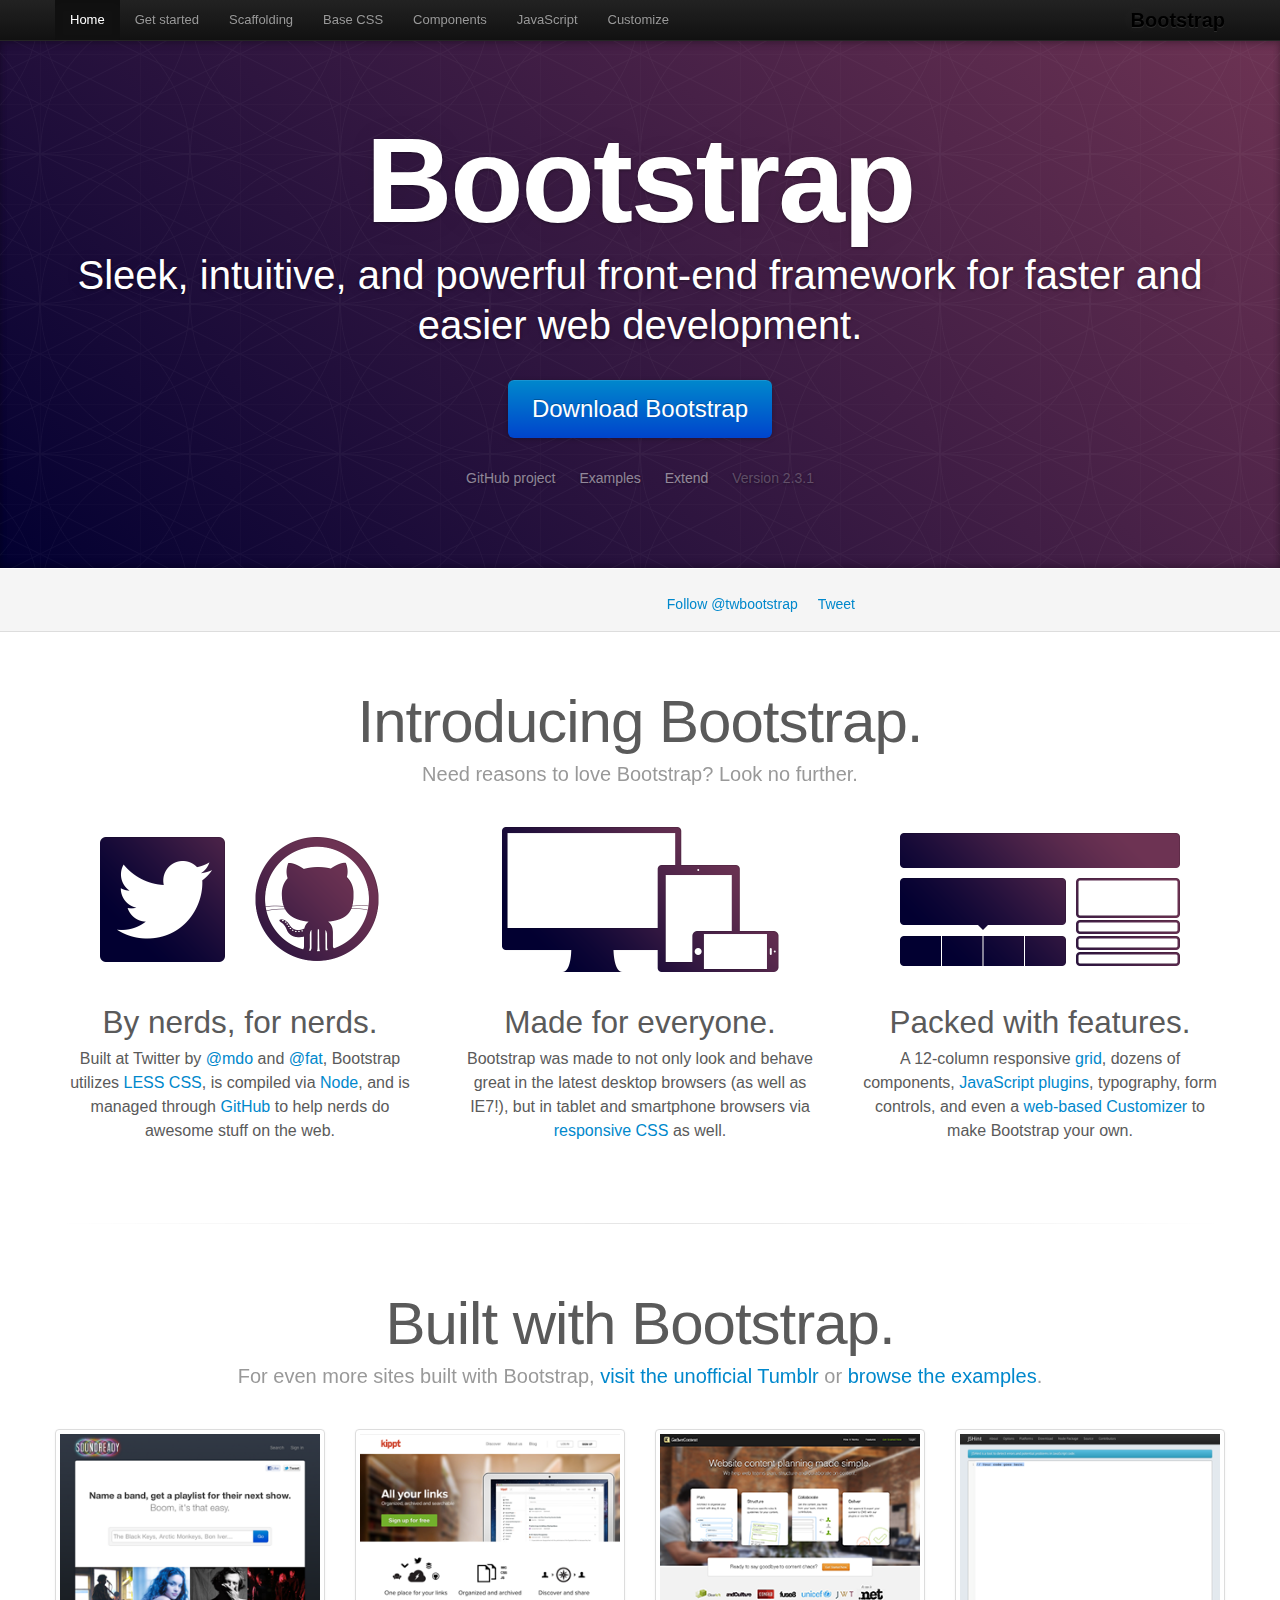
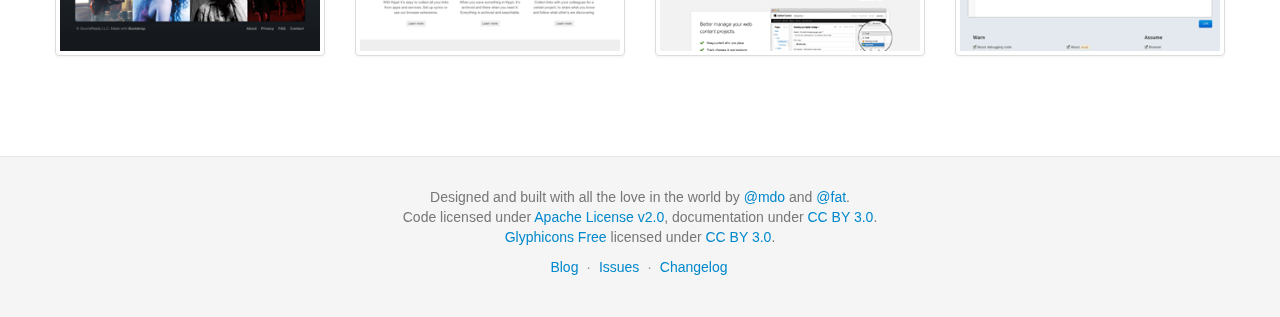
<file: css/bootstrap/docs/index.html>
<!DOCTYPE html>
<html lang="en">
  <head>
    <meta charset="utf-8">
    <title>Bootstrap</title>
    <meta name="viewport" content="width=device-width, initial-scale=1.0">
    <meta name="description" content="">
    <meta name="author" content="">

    <!-- Le styles -->
    <link href="assets/css/bootstrap.css" rel="stylesheet">
    <link href="assets/css/bootstrap-responsive.css" rel="stylesheet">
    <link href="assets/css/docs.css" rel="stylesheet">
    <link href="assets/js/google-code-prettify/prettify.css" rel="stylesheet">

    <!-- Le HTML5 shim, for IE6-8 support of HTML5 elements -->
    <!--[if lt IE 9]>
      <script src="assets/js/html5shiv.js"></script>
    <![endif]-->

    <!-- Le fav and touch icons -->
    <link rel="apple-touch-icon-precomposed" sizes="144x144" href="assets/ico/apple-touch-icon-144-precomposed.png">
    <link rel="apple-touch-icon-precomposed" sizes="114x114" href="assets/ico/apple-touch-icon-114-precomposed.png">
      <link rel="apple-touch-icon-precomposed" sizes="72x72" href="assets/ico/apple-touch-icon-72-precomposed.png">
                    <link rel="apple-touch-icon-precomposed" href="assets/ico/apple-touch-icon-57-precomposed.png">
                                   <link rel="shortcut icon" href="assets/ico/favicon.png">

  </head>

  <body data-spy="scroll" data-target=".bs-docs-sidebar">

    <!-- Navbar
    ================================================== -->
    <div class="navbar navbar-inverse navbar-fixed-top">
      <div class="navbar-inner">
        <div class="container">
          <button type="button" class="btn btn-navbar" data-toggle="collapse" data-target=".nav-collapse">
            <span class="icon-bar"></span>
            <span class="icon-bar"></span>
            <span class="icon-bar"></span>
          </button>
          <a class="brand" href="./index.html">Bootstrap</a>
          <div class="nav-collapse collapse">
            <ul class="nav">
              <li class="active">
                <a href="./index.html">Home</a>
              </li>
              <li class="">
                <a href="./getting-started.html">Get started</a>
              </li>
              <li class="">
                <a href="./scaffolding.html">Scaffolding</a>
              </li>
              <li class="">
                <a href="./base-css.html">Base CSS</a>
              </li>
              <li class="">
                <a href="./components.html">Components</a>
              </li>
              <li class="">
                <a href="./javascript.html">JavaScript</a>
              </li>
              <li class="">
                <a href="./customize.html">Customize</a>
              </li>
            </ul>
          </div>
        </div>
      </div>
    </div>

<div class="jumbotron masthead">
  <div class="container">
    <h1>Bootstrap</h1>
    <p>Sleek, intuitive, and powerful front-end framework for faster and easier web development.</p>
    <p>
      <a href="assets/bootstrap.zip" class="btn btn-primary btn-large" >Download Bootstrap</a>
    </p>
    <ul class="masthead-links">
      <li>
        <a href="http://github.com/twitter/bootstrap" >GitHub project</a>
      </li>
      <li>
        <a href="./getting-started.html#examples" >Examples</a>
      </li>
      <li>
        <a href="./extend.html" >Extend</a>
      </li>
      <li>
        Version 2.3.1
      </li>
    </ul>
  </div>
</div>

<div class="bs-docs-social">
  <div class="container">
    <ul class="bs-docs-social-buttons">
      <li>
        <iframe class="github-btn" src="http://ghbtns.com/github-btn.html?user=twitter&repo=bootstrap&type=watch&count=true" allowtransparency="true" frameborder="0" scrolling="0" width="100px" height="20px"></iframe>
      </li>
      <li>
        <iframe class="github-btn" src="http://ghbtns.com/github-btn.html?user=twitter&repo=bootstrap&type=fork&count=true" allowtransparency="true" frameborder="0" scrolling="0" width="102px" height="20px"></iframe>
      </li>
      <li class="follow-btn">
        <a href="https://twitter.com/twbootstrap" class="twitter-follow-button" data-link-color="#0069D6" data-show-count="true">Follow @twbootstrap</a>
      </li>
      <li class="tweet-btn">
        <a href="https://twitter.com/share" class="twitter-share-button" data-url="http://twitter.github.com/bootstrap/" data-count="horizontal" data-via="twbootstrap" data-related="mdo:Creator of Twitter Bootstrap">Tweet</a>
      </li>
    </ul>
  </div>
</div>

<div class="container">

  <div class="marketing">

    <h1>Introducing Bootstrap.</h1>
    <p class="marketing-byline">Need reasons to love Bootstrap? Look no further.</p>

    <div class="row-fluid">
      <div class="span4">
        <img class="marketing-img" src="assets/img/bs-docs-twitter-github.png">
        <h2>By nerds, for nerds.</h2>
        <p>Built at Twitter by <a href="http://twitter.com/mdo">@mdo</a> and <a href="http://twitter.com/fat">@fat</a>, Bootstrap utilizes <a href="http://lesscss.org">LESS CSS</a>, is compiled via <a href="http://nodejs.org">Node</a>, and is managed through <a href="http://github.com">GitHub</a> to help nerds do awesome stuff on the web.</p>
      </div>
      <div class="span4">
        <img class="marketing-img" src="assets/img/bs-docs-responsive-illustrations.png">
        <h2>Made for everyone.</h2>
        <p>Bootstrap was made to not only look and behave great in the latest desktop browsers (as well as IE7!), but in tablet and smartphone browsers via <a href="./scaffolding.html#responsive">responsive CSS</a> as well.</p>
      </div>
      <div class="span4">
        <img class="marketing-img" src="assets/img/bs-docs-bootstrap-features.png">
        <h2>Packed with features.</h2>
        <p>A 12-column responsive <a href="./scaffolding.html#gridSystem">grid</a>, dozens of components, <a href="./javascript.html">JavaScript plugins</a>, typography, form controls, and even a <a href="./customize.html">web-based Customizer</a> to make Bootstrap your own.</p>
      </div>
    </div>

    <hr class="soften">

    <h1>Built with Bootstrap.</h1>
    <p class="marketing-byline">For even more sites built with Bootstrap, <a href="http://builtwithbootstrap.tumblr.com/" target="_blank">visit the unofficial Tumblr</a> or <a href="./getting-started.html#examples">browse the examples</a>.</p>
    <div class="row-fluid">
      <ul class="thumbnails example-sites">
        <li class="span3">
          <a class="thumbnail" href="http://soundready.fm/" target="_blank">
            <img src="assets/img/example-sites/soundready.png" alt="SoundReady.fm">
          </a>
        </li>
        <li class="span3">
          <a class="thumbnail" href="http://kippt.com/" target="_blank">
            <img src="assets/img/example-sites/kippt.png" alt="Kippt">
          </a>
        </li>
        <li class="span3">
          <a class="thumbnail" href="http://www.gathercontent.com/" target="_blank">
            <img src="assets/img/example-sites/gathercontent.png" alt="Gather Content">
          </a>
        </li>
        <li class="span3">
          <a class="thumbnail" href="http://www.jshint.com/" target="_blank">
            <img src="assets/img/example-sites/jshint.png" alt="JS Hint">
          </a>
        </li>
      </ul>
     </div>

  </div>

</div>



    <!-- Footer
    ================================================== -->
    <footer class="footer">
      <div class="container">
        <p>Designed and built with all the love in the world by <a href="http://twitter.com/mdo" target="_blank">@mdo</a> and <a href="http://twitter.com/fat" target="_blank">@fat</a>.</p>
        <p>Code licensed under <a href="http://www.apache.org/licenses/LICENSE-2.0" target="_blank">Apache License v2.0</a>, documentation under <a href="http://creativecommons.org/licenses/by/3.0/">CC BY 3.0</a>.</p>
        <p><a href="http://glyphicons.com">Glyphicons Free</a> licensed under <a href="http://creativecommons.org/licenses/by/3.0/">CC BY 3.0</a>.</p>
        <ul class="footer-links">
          <li><a href="http://blog.getbootstrap.com">Blog</a></li>
          <li class="muted">&middot;</li>
          <li><a href="https://github.com/twitter/bootstrap/issues?state=open">Issues</a></li>
          <li class="muted">&middot;</li>
          <li><a href="https://github.com/twitter/bootstrap/blob/master/CHANGELOG.md">Changelog</a></li>
        </ul>
      </div>
    </footer>



    <!-- Le javascript
    ================================================== -->
    <!-- Placed at the end of the document so the pages load faster -->
    <script type="text/javascript" src="http://platform.twitter.com/widgets.js"></script>
    <script src="assets/js/jquery.js"></script>
    <script src="assets/js/bootstrap-transition.js"></script>
    <script src="assets/js/bootstrap-alert.js"></script>
    <script src="assets/js/bootstrap-modal.js"></script>
    <script src="assets/js/bootstrap-dropdown.js"></script>
    <script src="assets/js/bootstrap-scrollspy.js"></script>
    <script src="assets/js/bootstrap-tab.js"></script>
    <script src="assets/js/bootstrap-tooltip.js"></script>
    <script src="assets/js/bootstrap-popover.js"></script>
    <script src="assets/js/bootstrap-button.js"></script>
    <script src="assets/js/bootstrap-collapse.js"></script>
    <script src="assets/js/bootstrap-carousel.js"></script>
    <script src="assets/js/bootstrap-typeahead.js"></script>
    <script src="assets/js/bootstrap-affix.js"></script>

    <script src="assets/js/holder/holder.js"></script>
    <script src="assets/js/google-code-prettify/prettify.js"></script>

    <script src="assets/js/application.js"></script>



  </body>
</html>
</file>
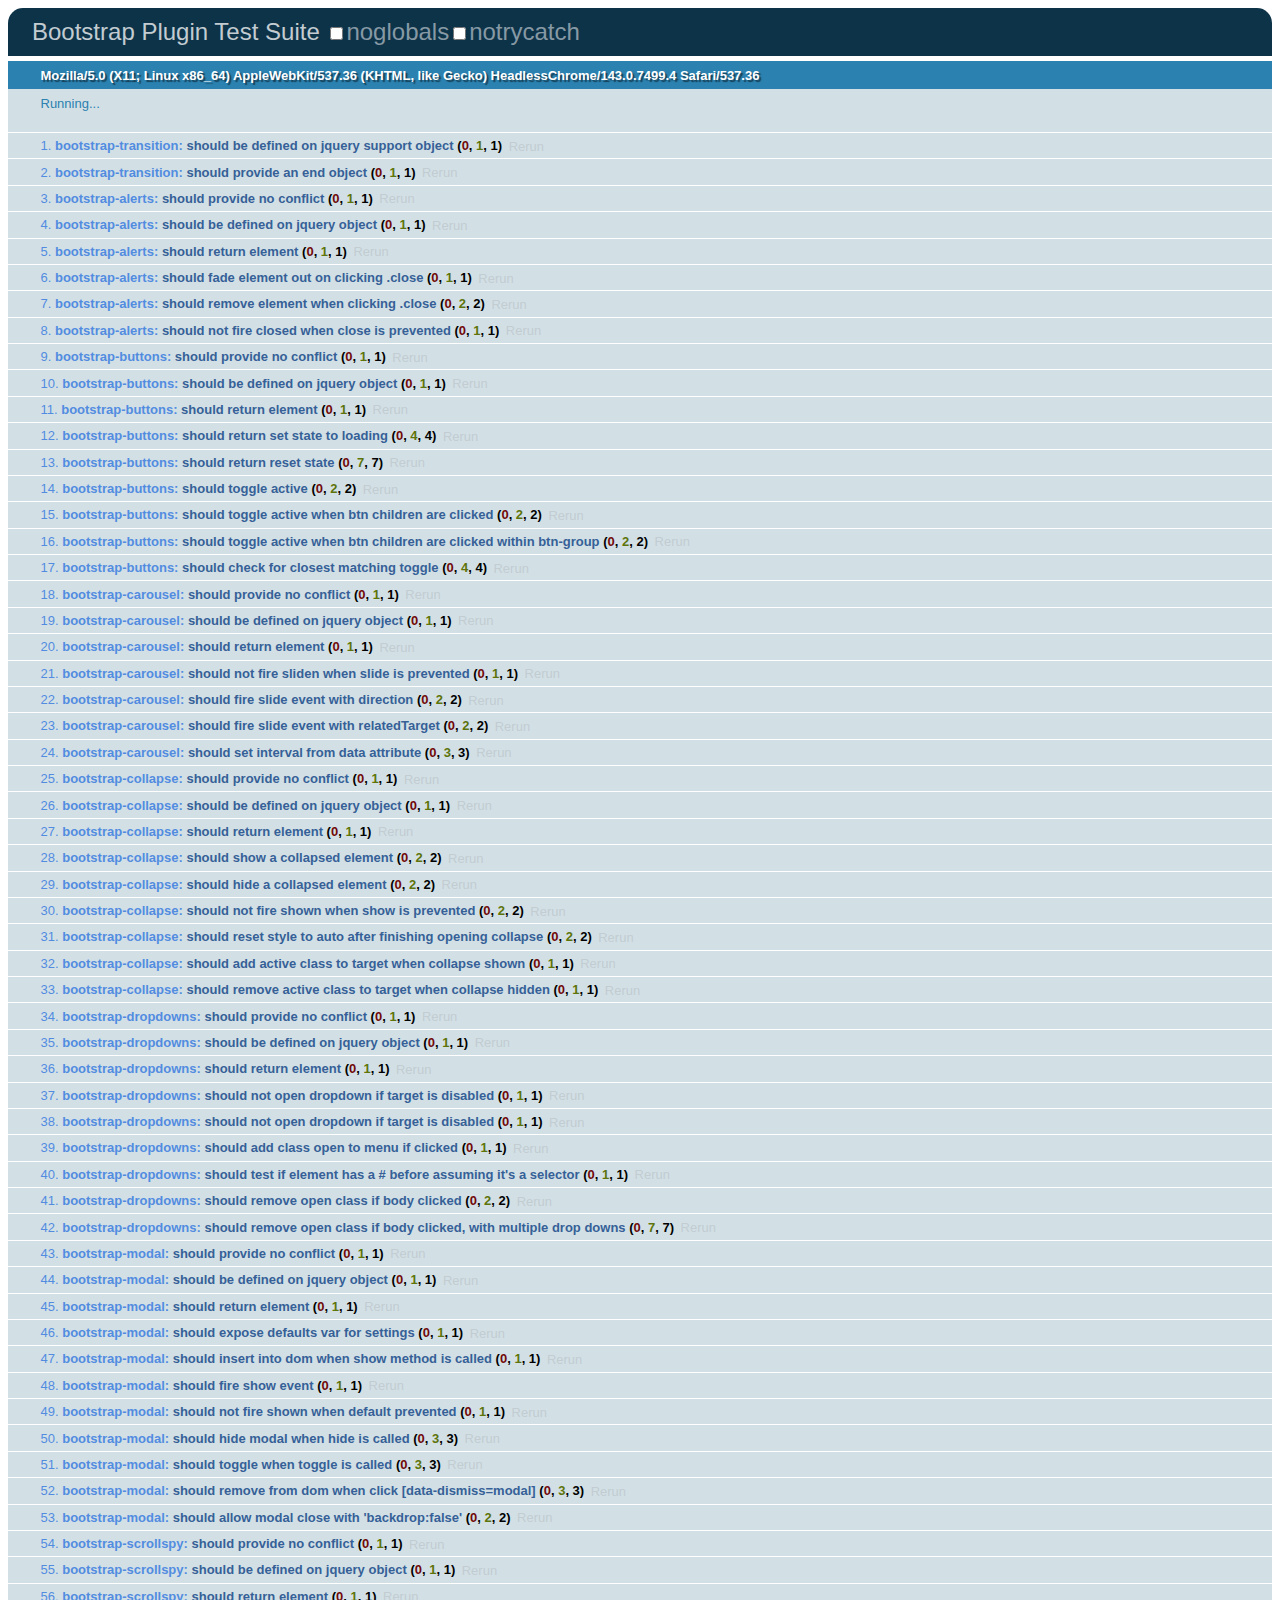
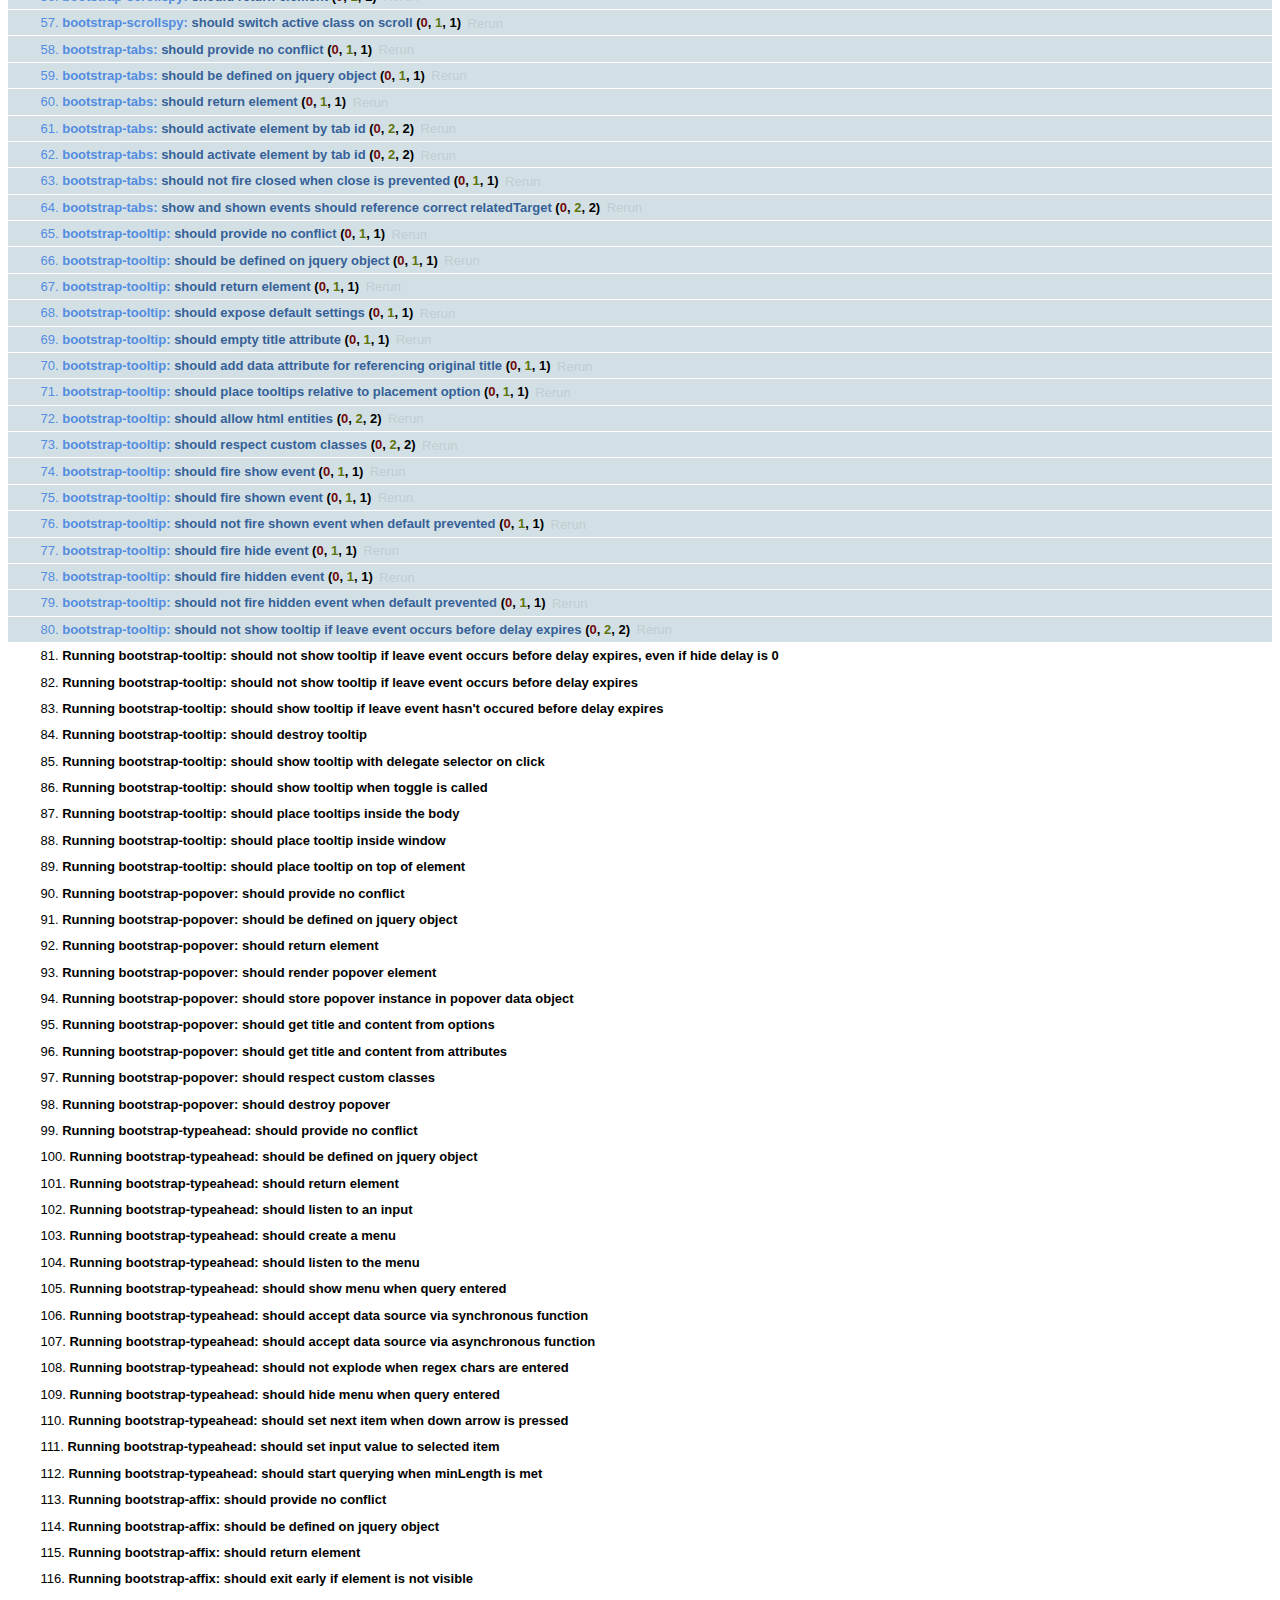
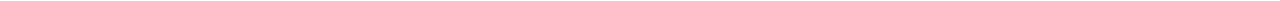
<file: css/bootstrap/js/tests/index.html>
<!DOCTYPE HTML>
<html>
<head>
  <title>Bootstrap Plugin Test Suite</title>

  <!-- jquery -->
  <!--<script src="http://code.jquery.com/jquery-1.7.min.js"></script>-->
  <script src="vendor/jquery.js"></script>

  <!-- qunit -->
  <link rel="stylesheet" href="vendor/qunit.css" type="text/css" media="screen" />
  <script src="vendor/qunit.js"></script>

  <!-- phantomjs logging script-->
  <script src="unit/bootstrap-phantom.js"></script>

  <!--  plugin sources -->
  <script src="../../js/bootstrap-transition.js"></script>
  <script src="../../js/bootstrap-alert.js"></script>
  <script src="../../js/bootstrap-button.js"></script>
  <script src="../../js/bootstrap-carousel.js"></script>
  <script src="../../js/bootstrap-collapse.js"></script>
  <script src="../../js/bootstrap-dropdown.js"></script>
  <script src="../../js/bootstrap-modal.js"></script>
  <script src="../../js/bootstrap-scrollspy.js"></script>
  <script src="../../js/bootstrap-tab.js"></script>
  <script src="../../js/bootstrap-tooltip.js"></script>
  <script src="../../js/bootstrap-popover.js"></script>
  <script src="../../js/bootstrap-typeahead.js"></script>
  <script src="../../js/bootstrap-affix.js"></script>

  <!-- unit tests -->
  <script src="unit/bootstrap-transition.js"></script>
  <script src="unit/bootstrap-alert.js"></script>
  <script src="unit/bootstrap-button.js"></script>
  <script src="unit/bootstrap-carousel.js"></script>
  <script src="unit/bootstrap-collapse.js"></script>
  <script src="unit/bootstrap-dropdown.js"></script>
  <script src="unit/bootstrap-modal.js"></script>
  <script src="unit/bootstrap-scrollspy.js"></script>
  <script src="unit/bootstrap-tab.js"></script>
  <script src="unit/bootstrap-tooltip.js"></script>
  <script src="unit/bootstrap-popover.js"></script>
  <script src="unit/bootstrap-typeahead.js"></script>
  <script src="unit/bootstrap-affix.js"></script>
</head>
<body>
  <div>
    <h1 id="qunit-header">Bootstrap Plugin Test Suite</h1>
    <h2 id="qunit-banner"></h2>
    <h2 id="qunit-userAgent"></h2>
    <ol id="qunit-tests"></ol>
    <div id="qunit-fixture"></div>
  </div>
</body>
</html>
</file>
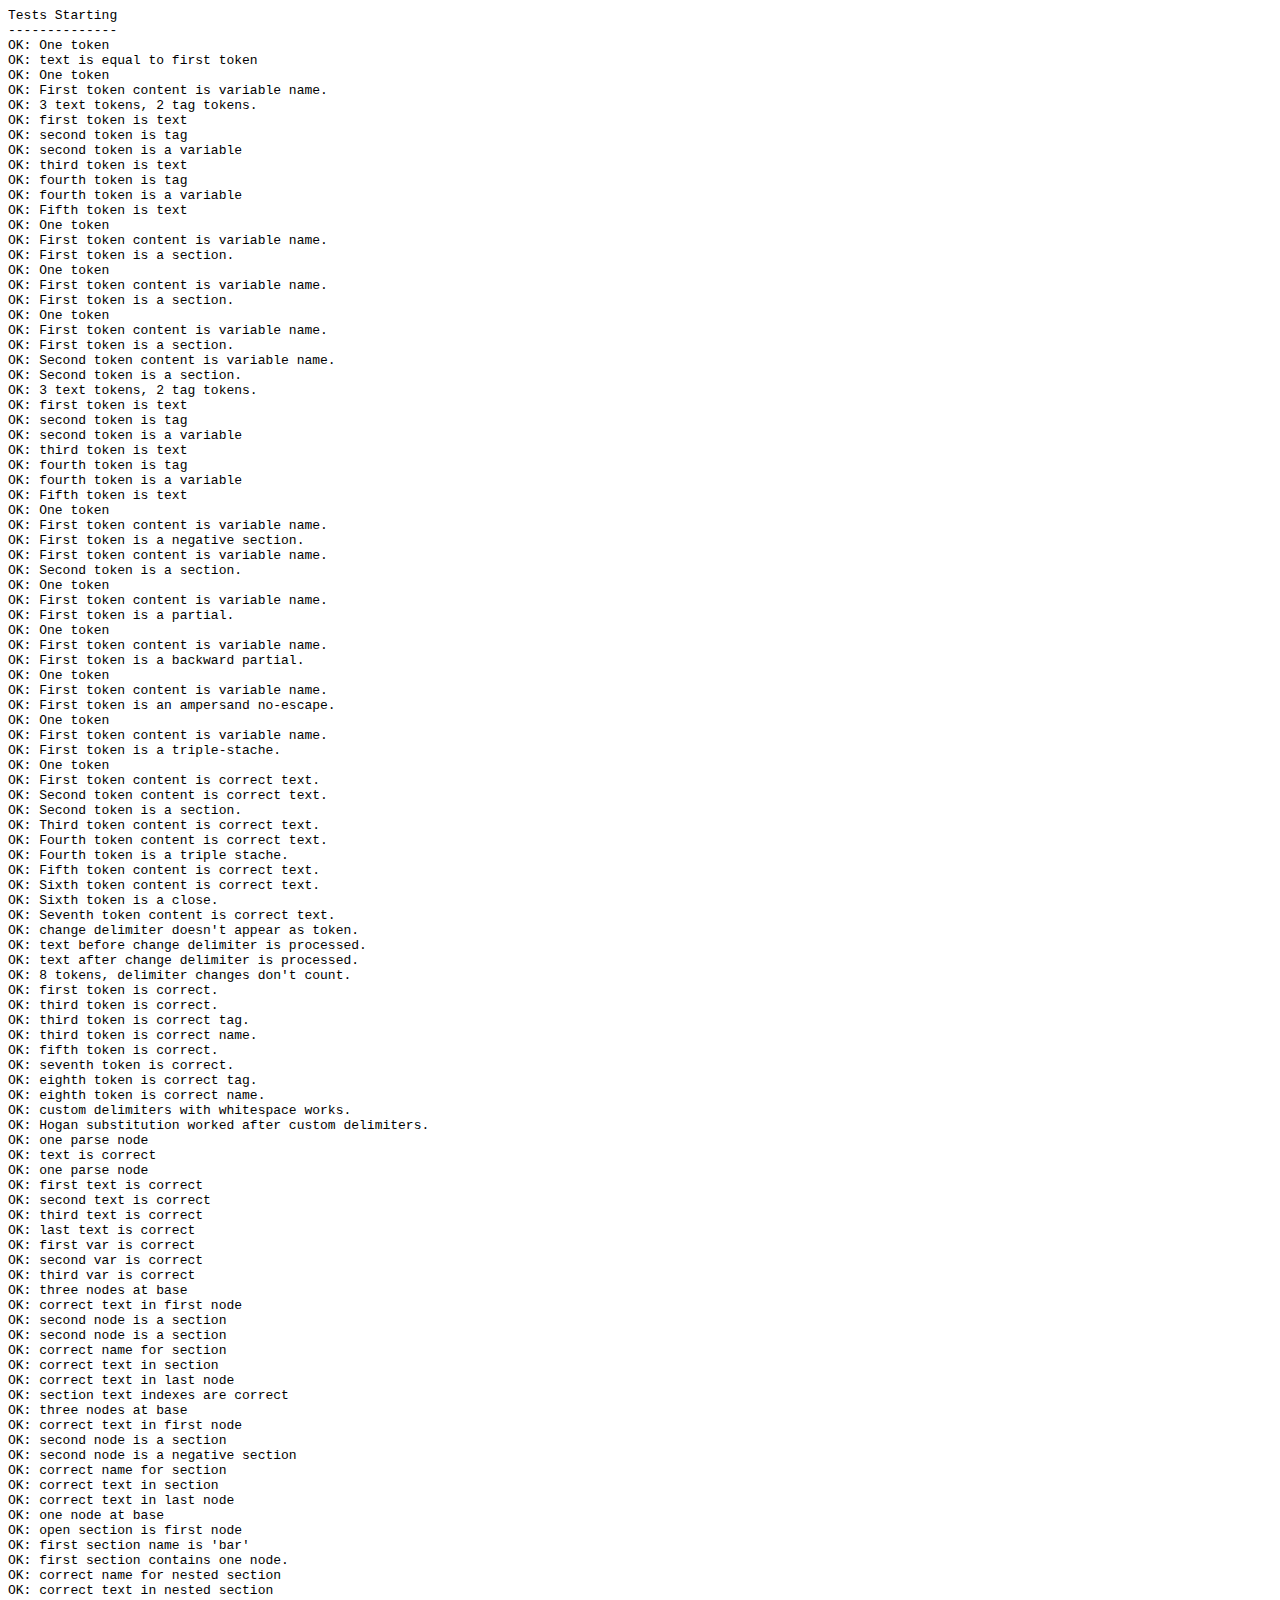
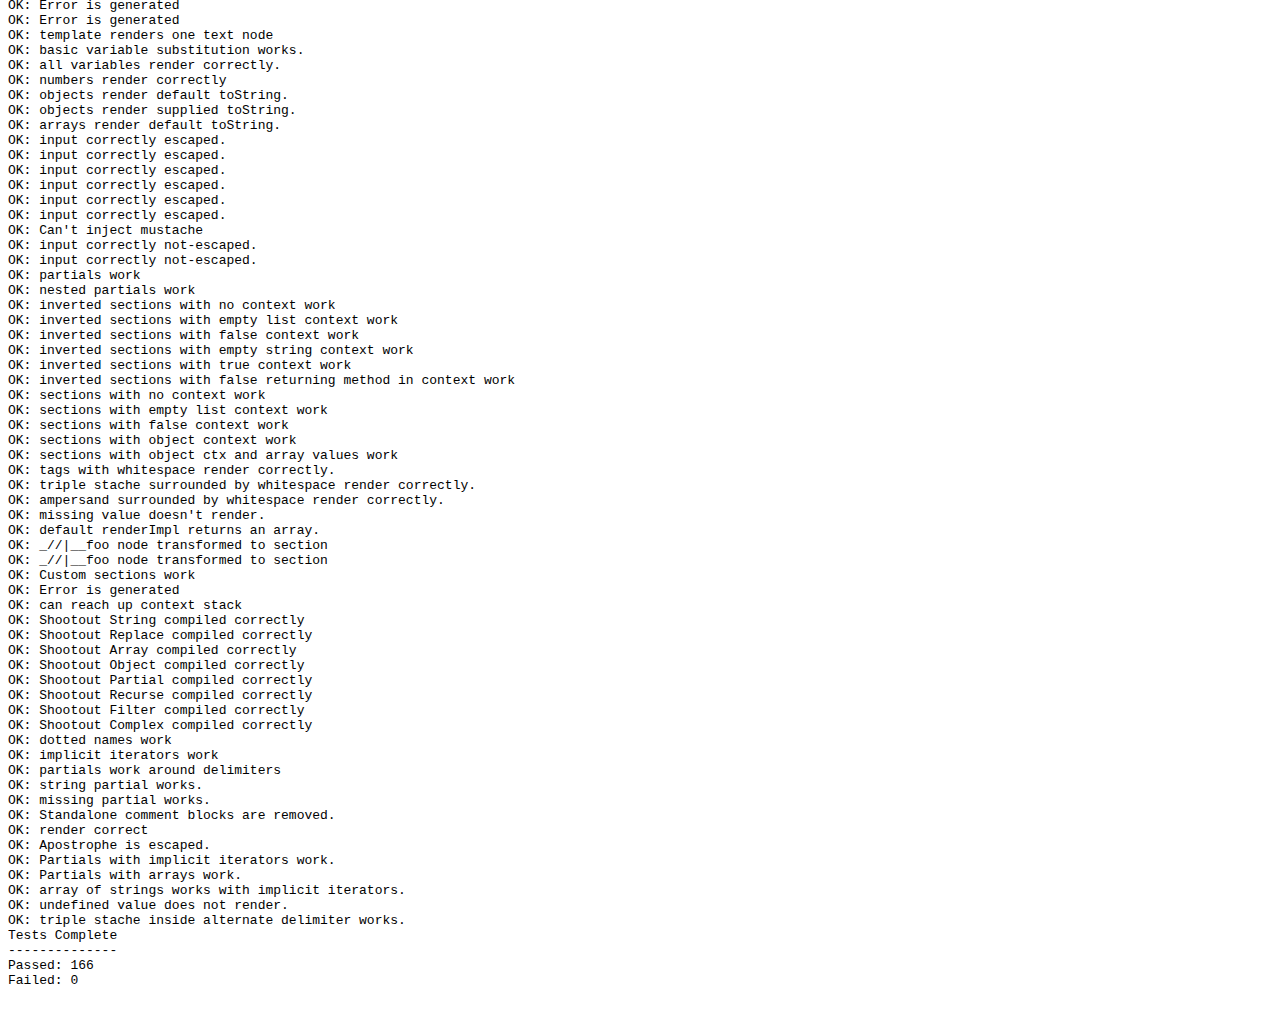
<file: css/bootstrap/docs/build/node_modules/hogan.js/test/index.html>
<html>
<head>
	<title>test</title>
	<script src="https://raw.github.com/douglascrockford/JSON-js/master/json2.js"></script>
</head>
<body>
  <code id="console"></code>
  <script>var Hogan = {};</script>
  <script src="../lib/template.js"></script>
  <script src="../lib/compiler.js"></script>
  <script src="./index.js"></script>
</body>
</html>
</file>
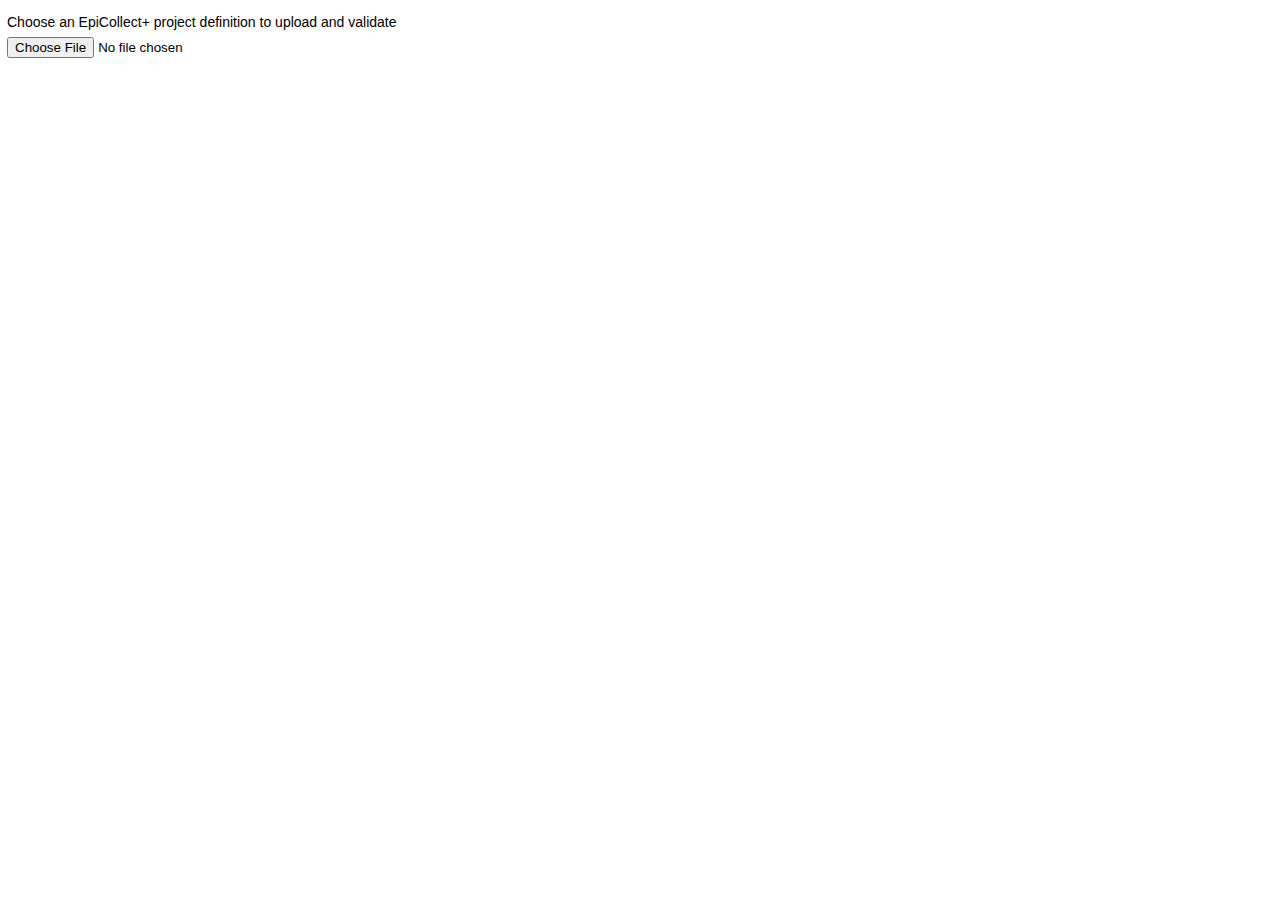
<file: html/projectIFrame.html>
<html>
  	<head>
		<title>Project uploader</title>
		<link rel="stylesheet" type="text/css" href="../css/EpiCollectPlus.css" />
		<style type="text/css">
			body
			{
				margin:0;
				padding: 0.5em 0.5em 0.5em 0.5em;
				min-width : 0;
				width: 95%;
				height:2em;
			}
			
		</style>
	</head>
	<body>
		<form method="POST" enctype="multipart/form-data"  action="../pc" >
			<p>Choose an EpiCollect+ project definition to upload and validate </p>
                        <input type="file" name="xml" />
			<input type="hidden" name="json" value="true" />
			<input type="hidden" name="update" value="false" />
		</form>
 	</body>
</html>
</file>
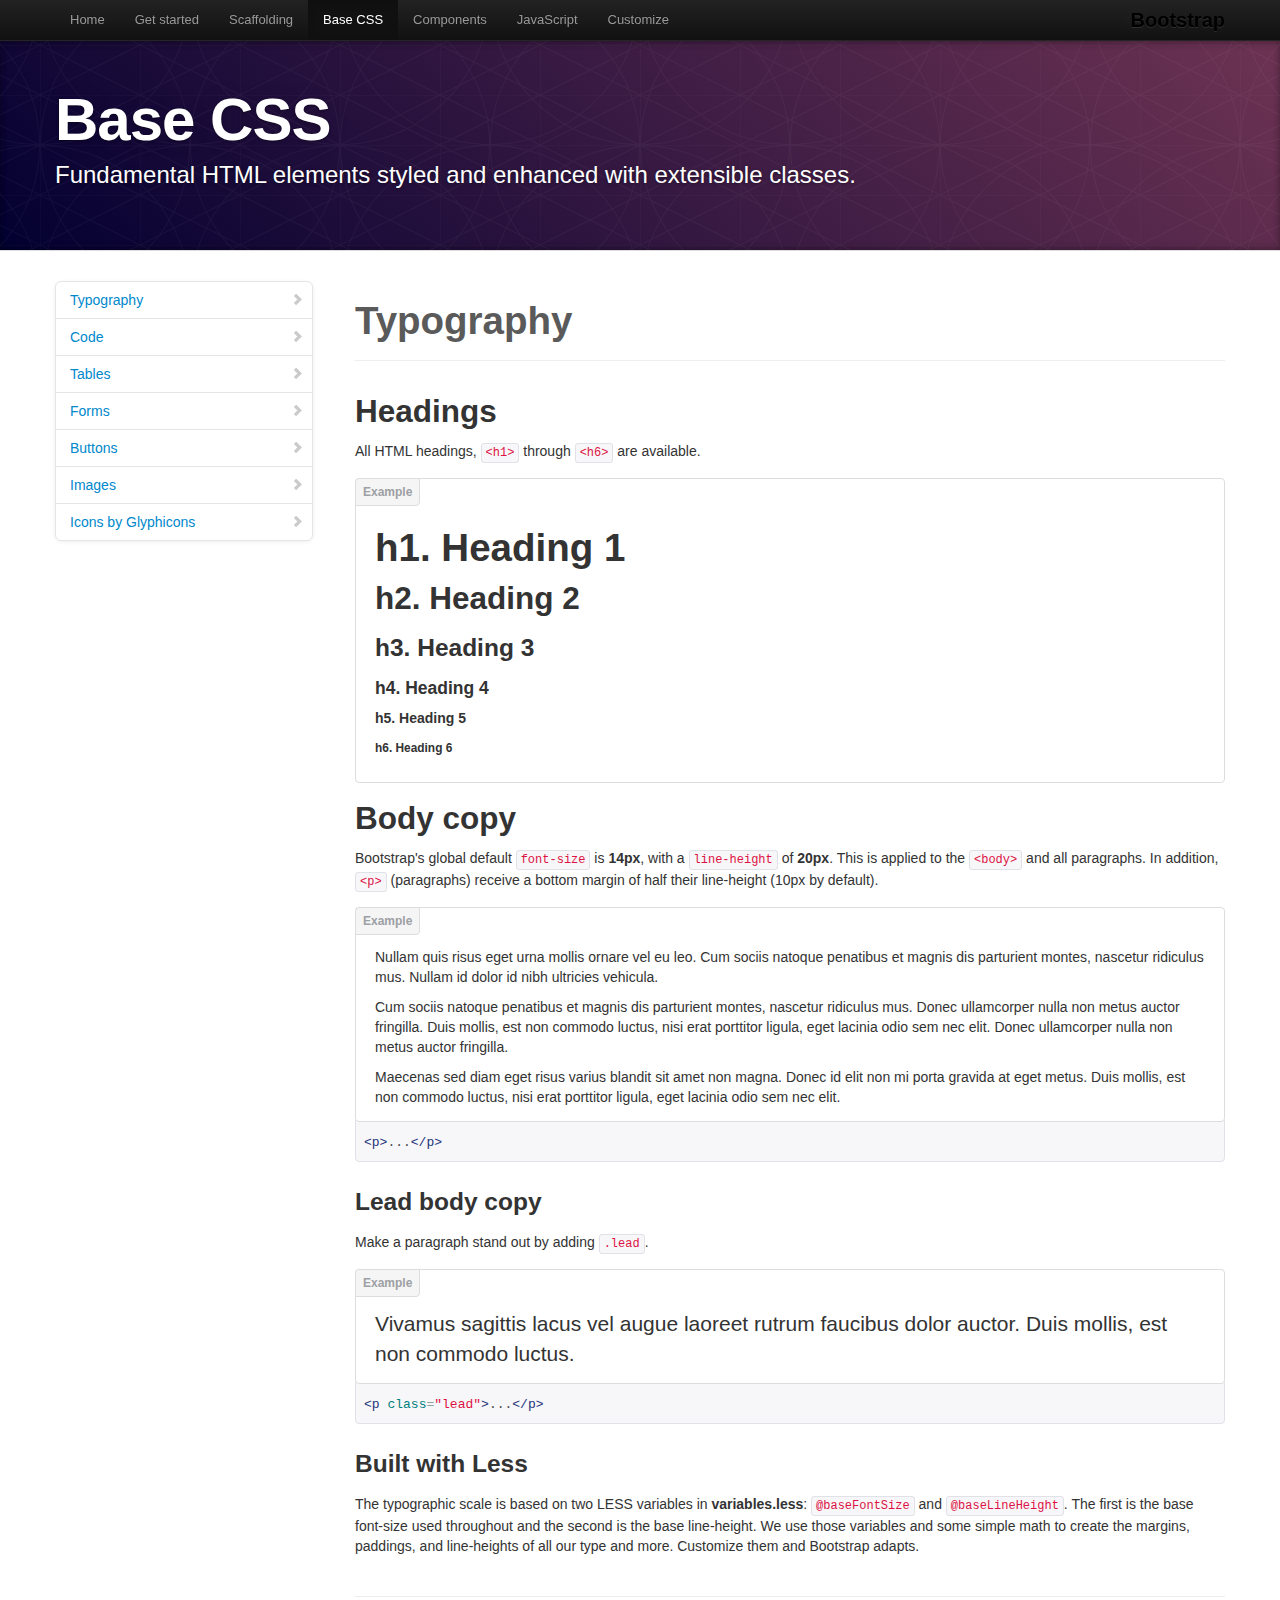
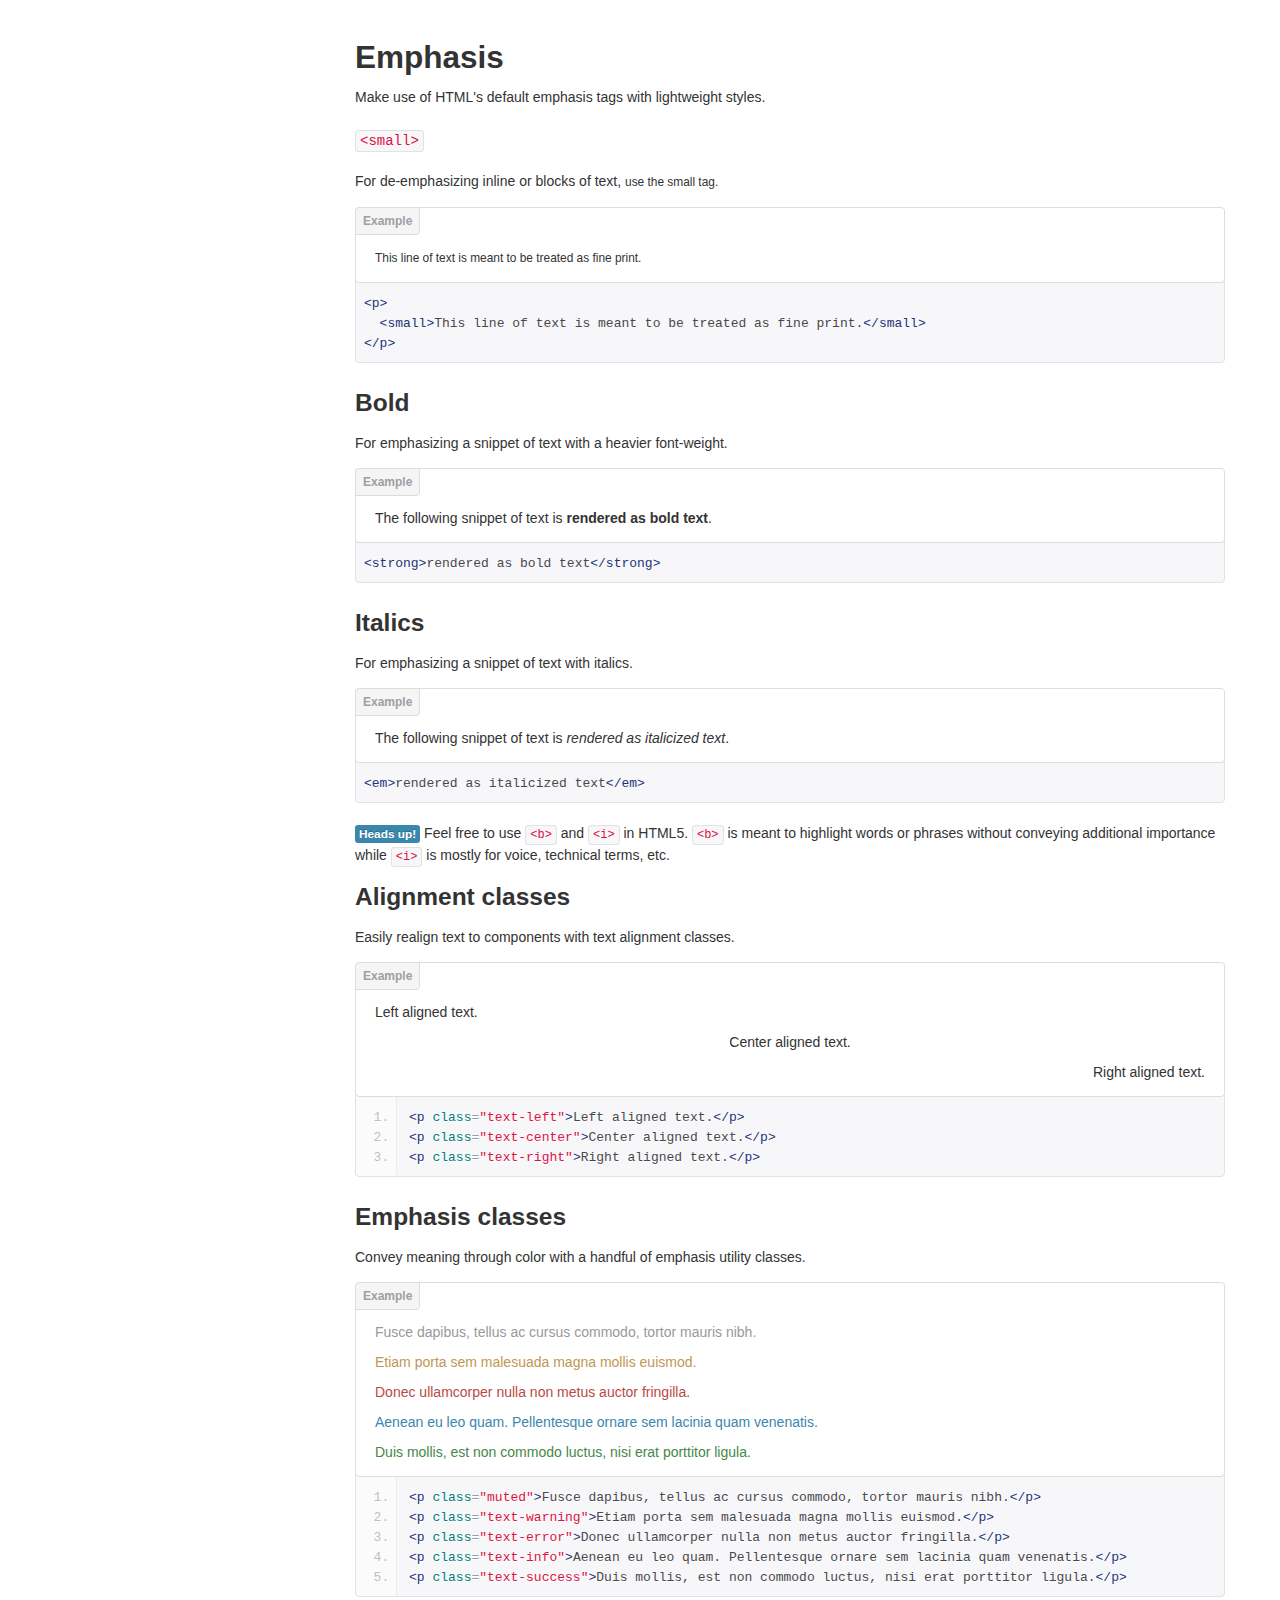
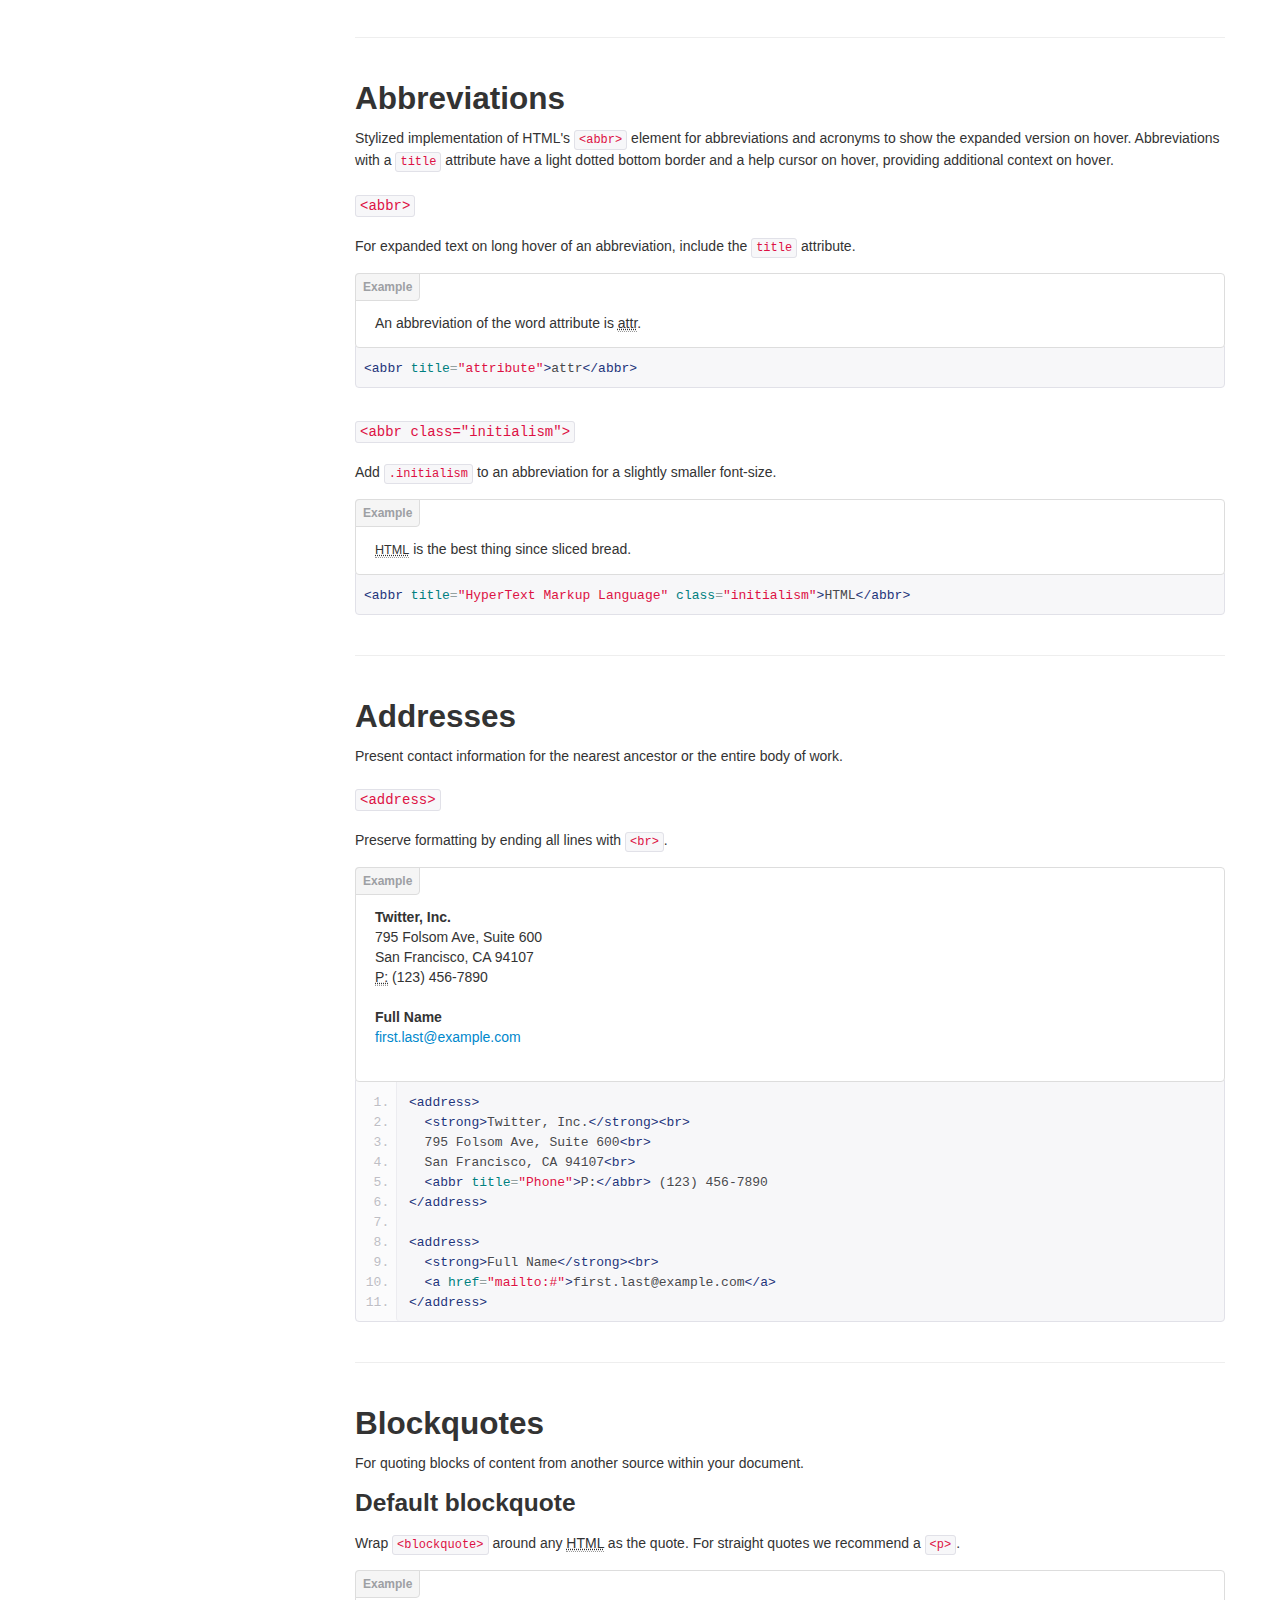
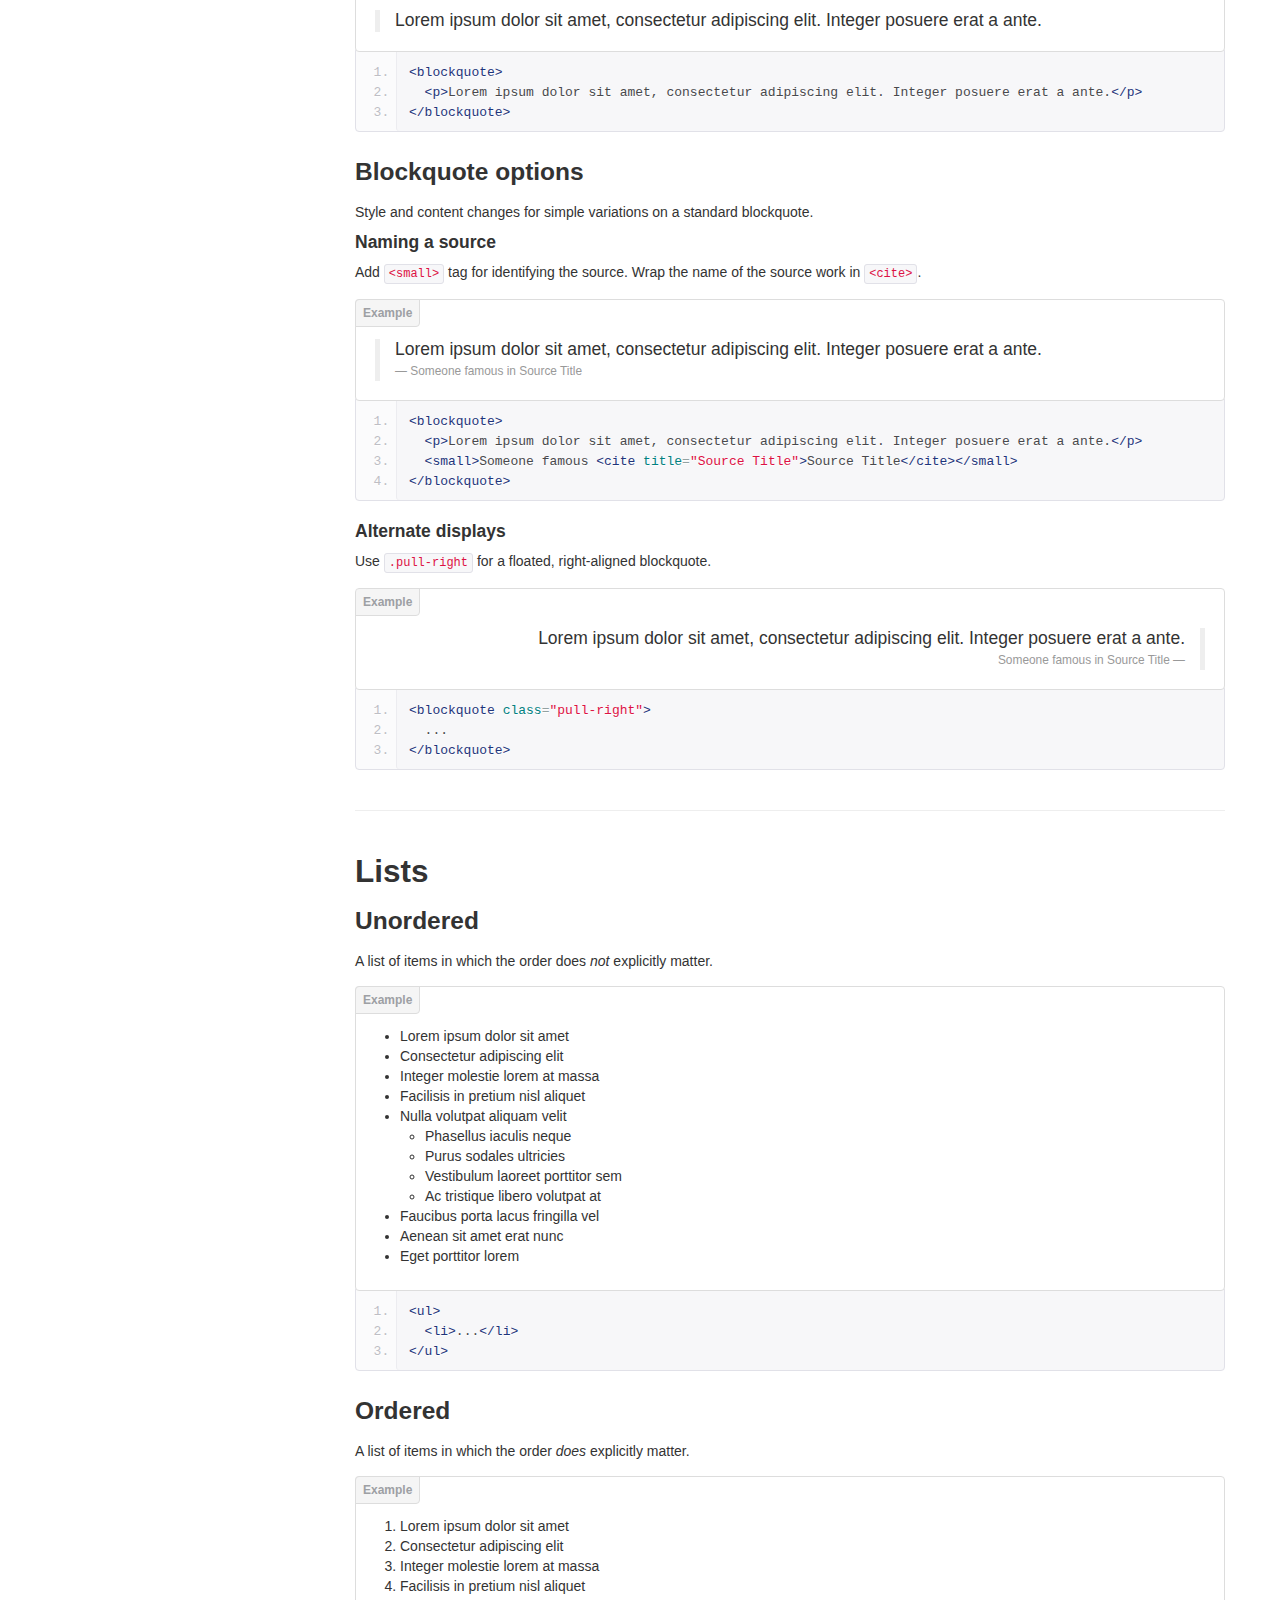
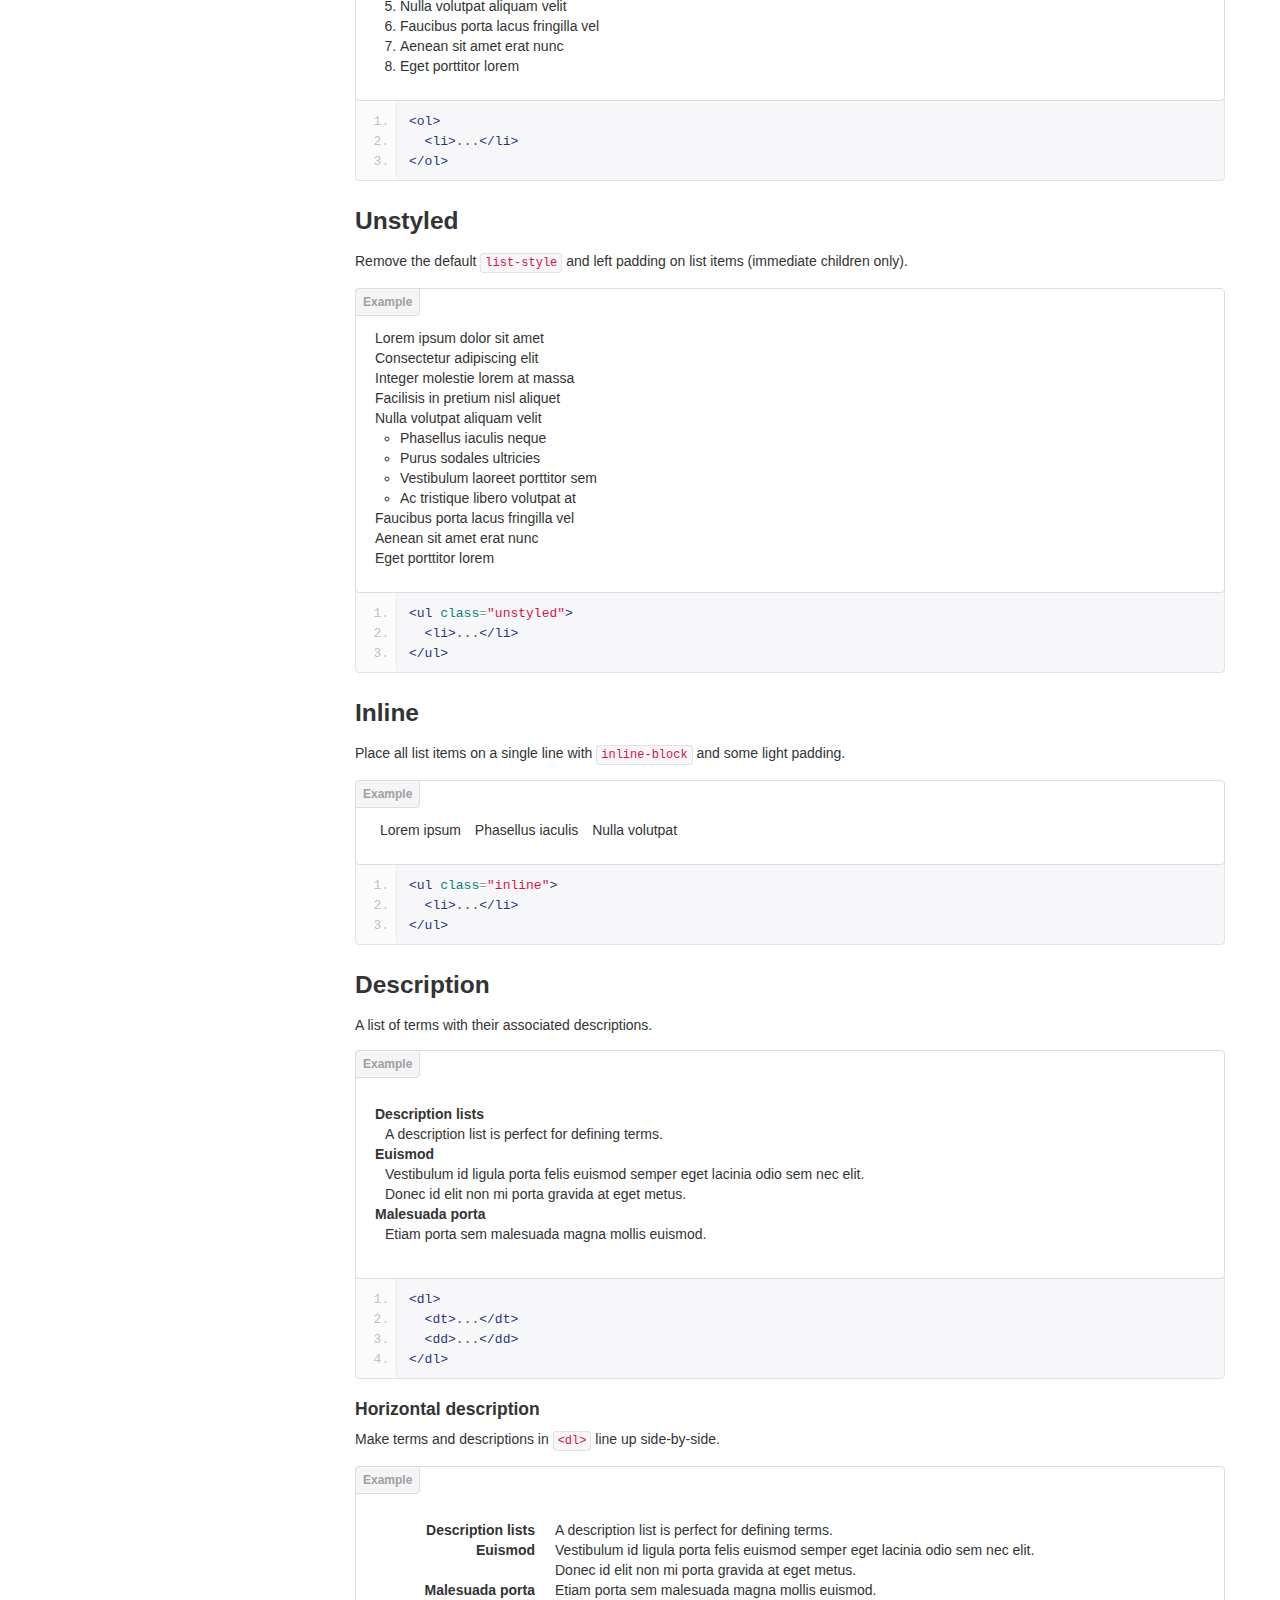
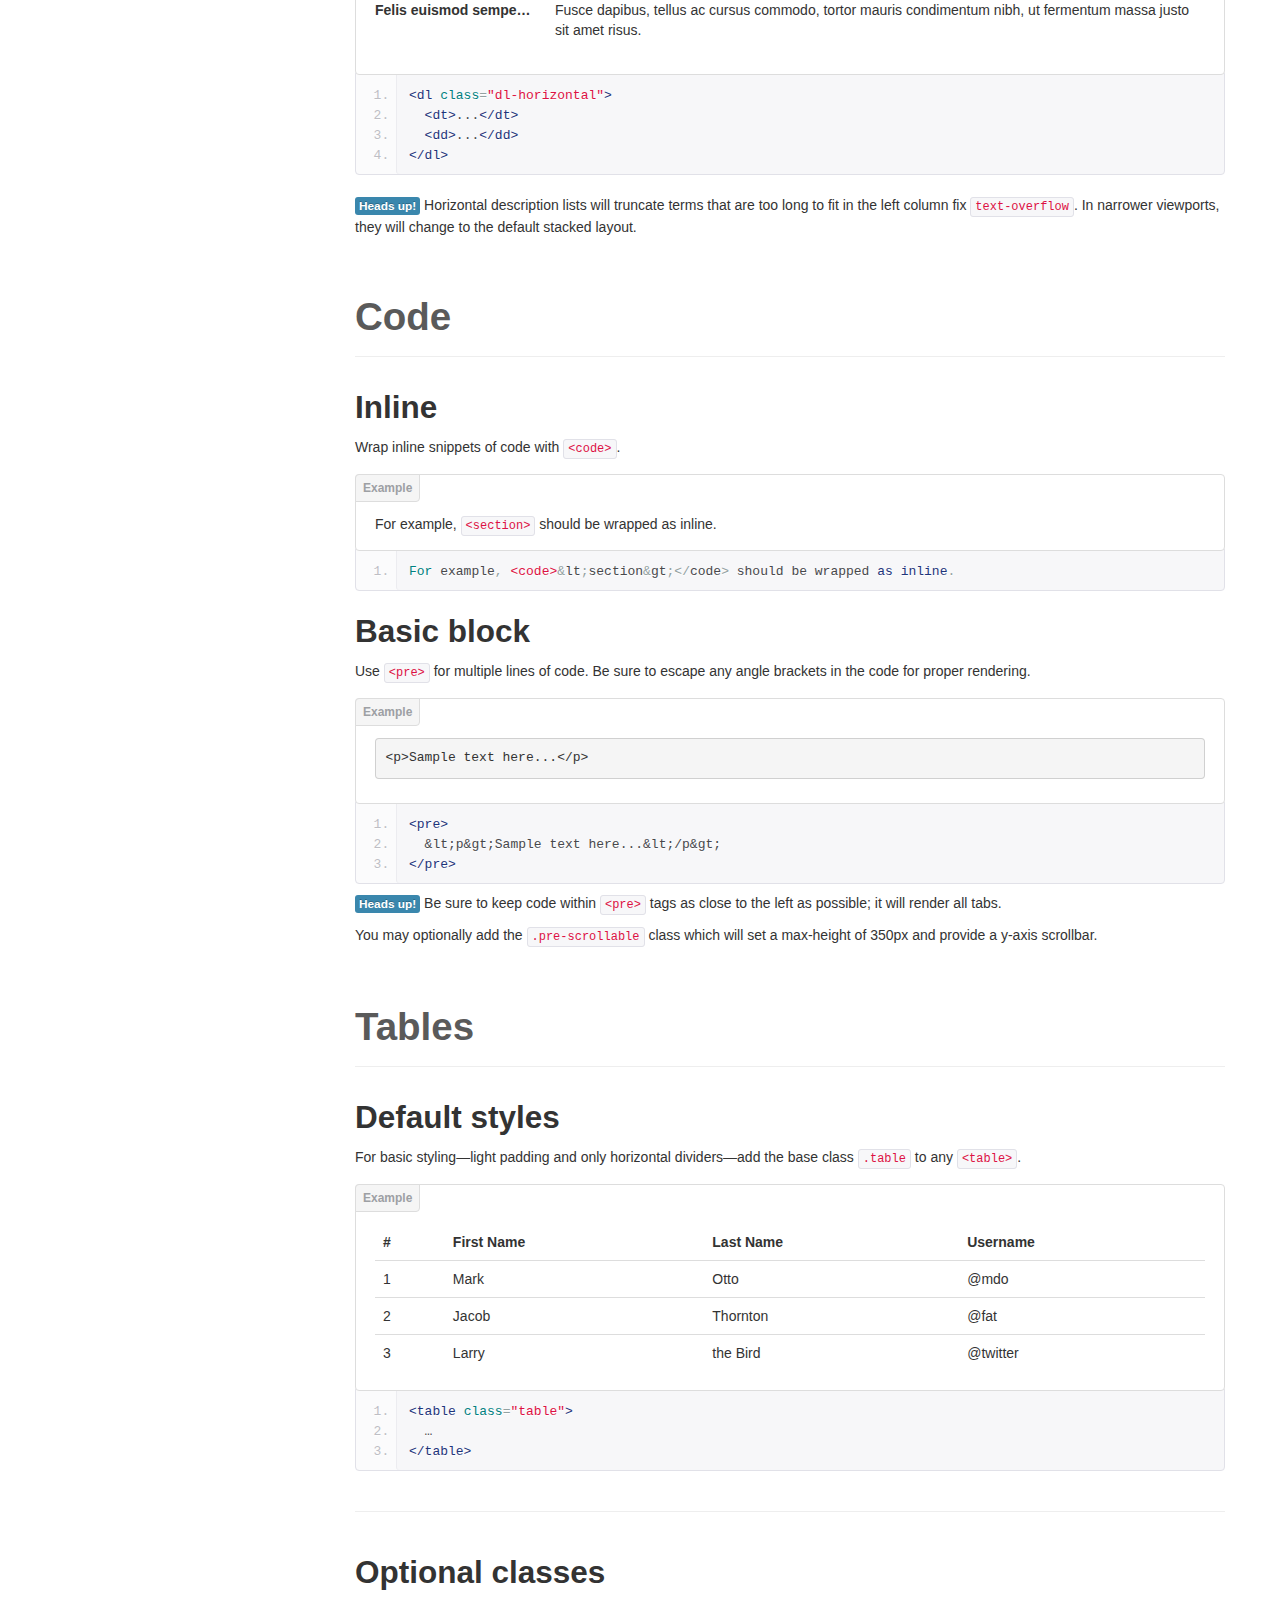
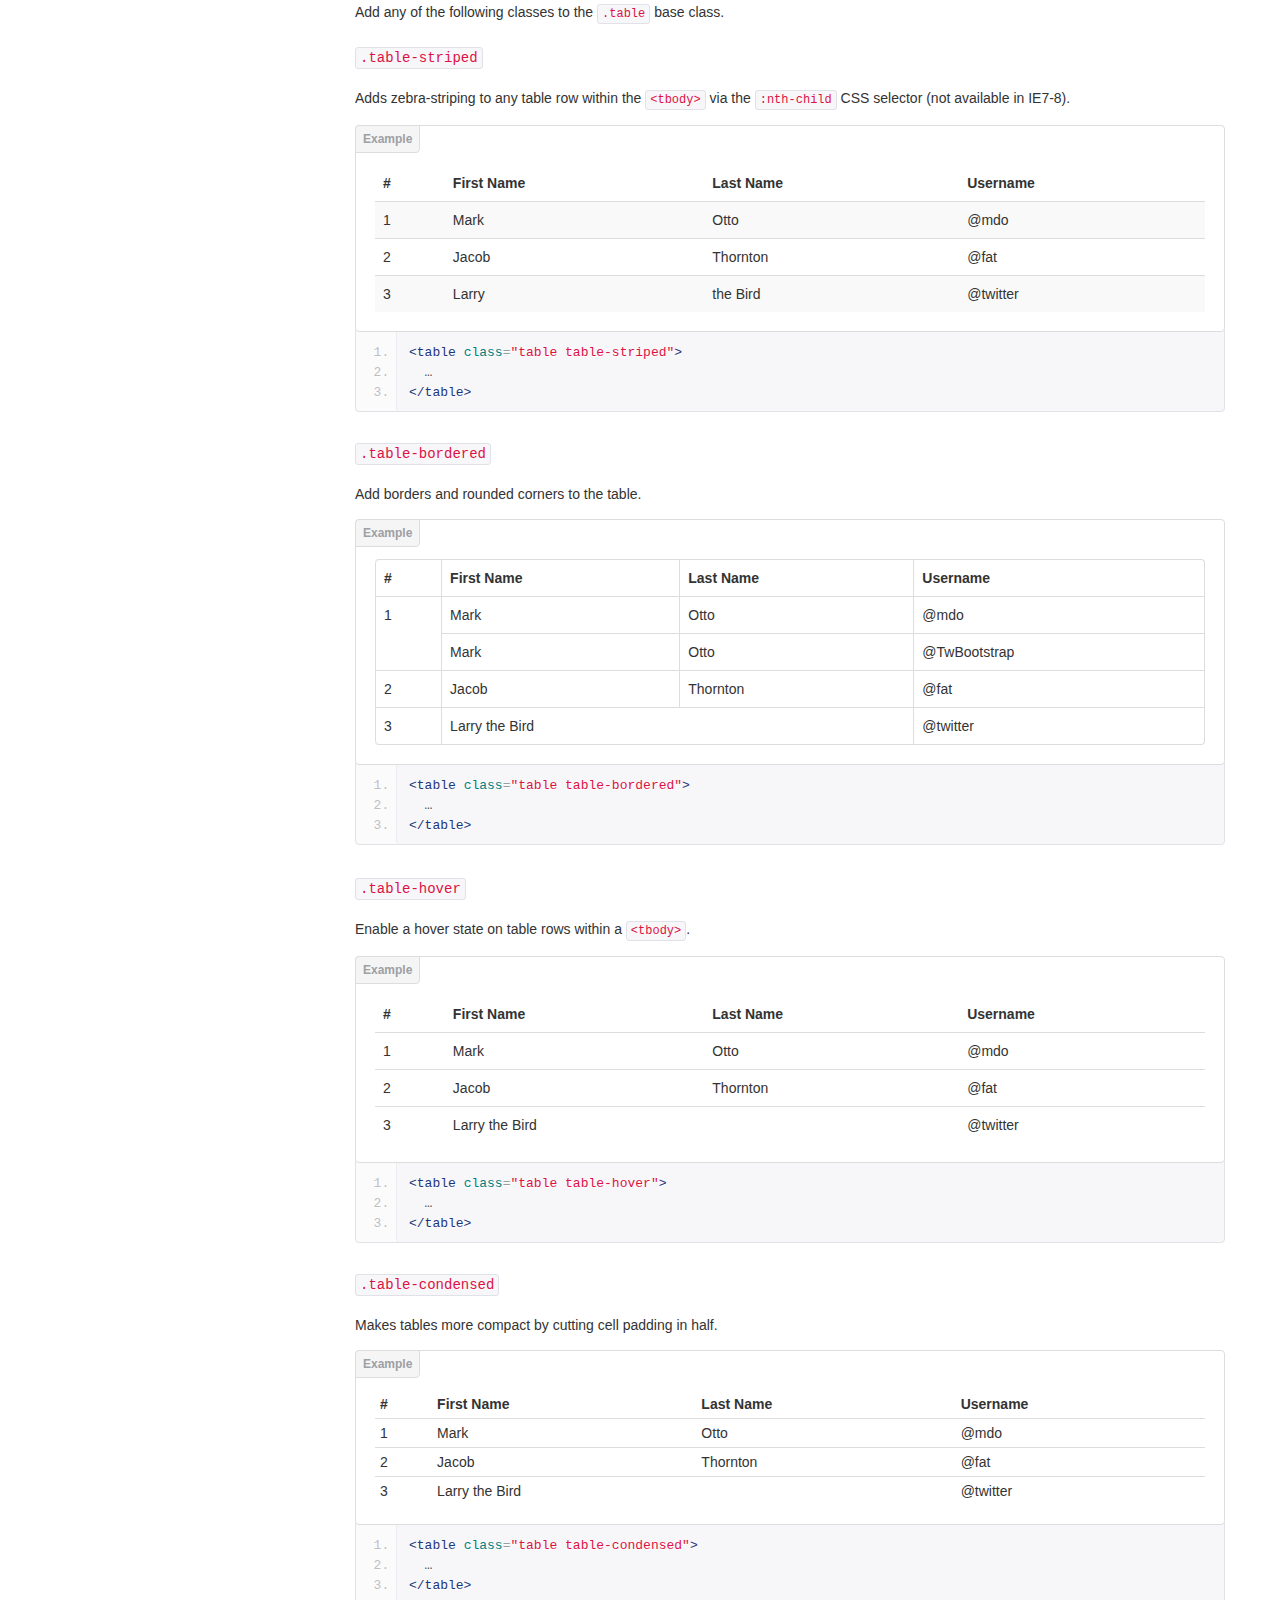
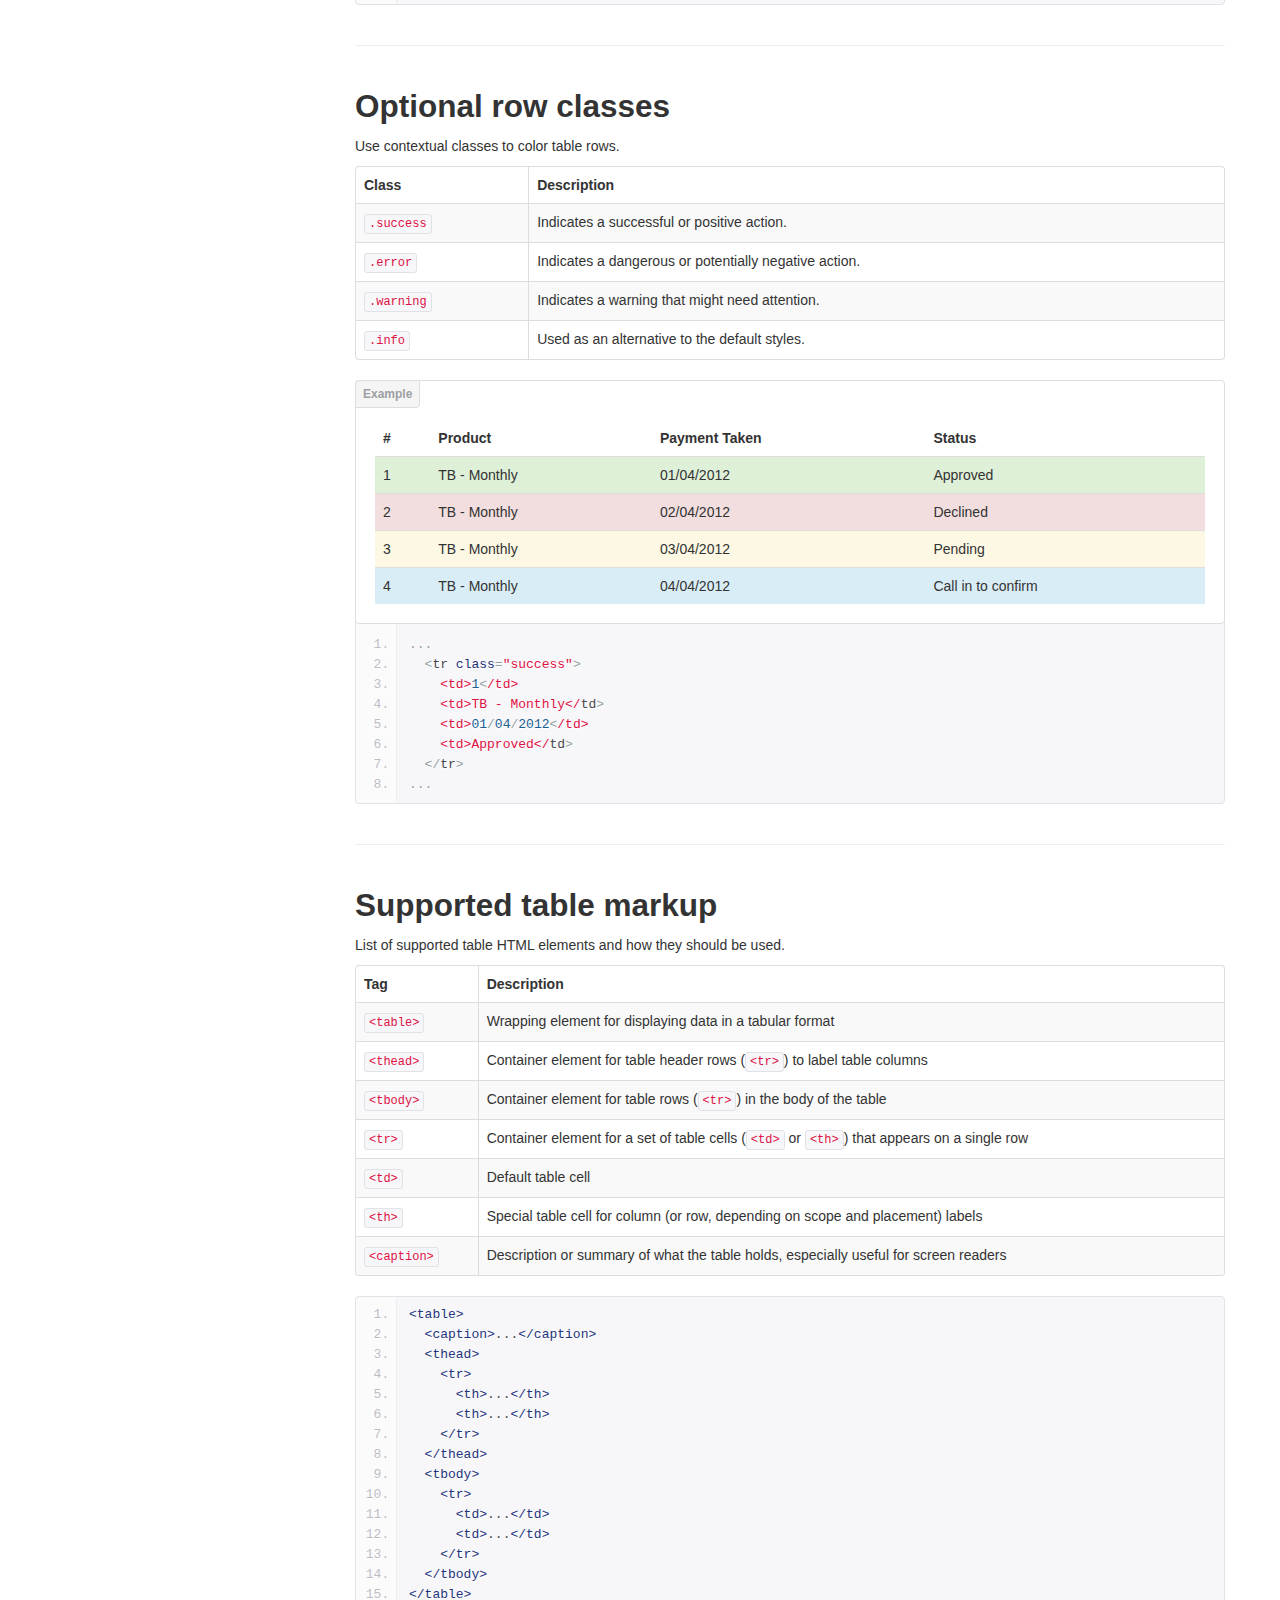
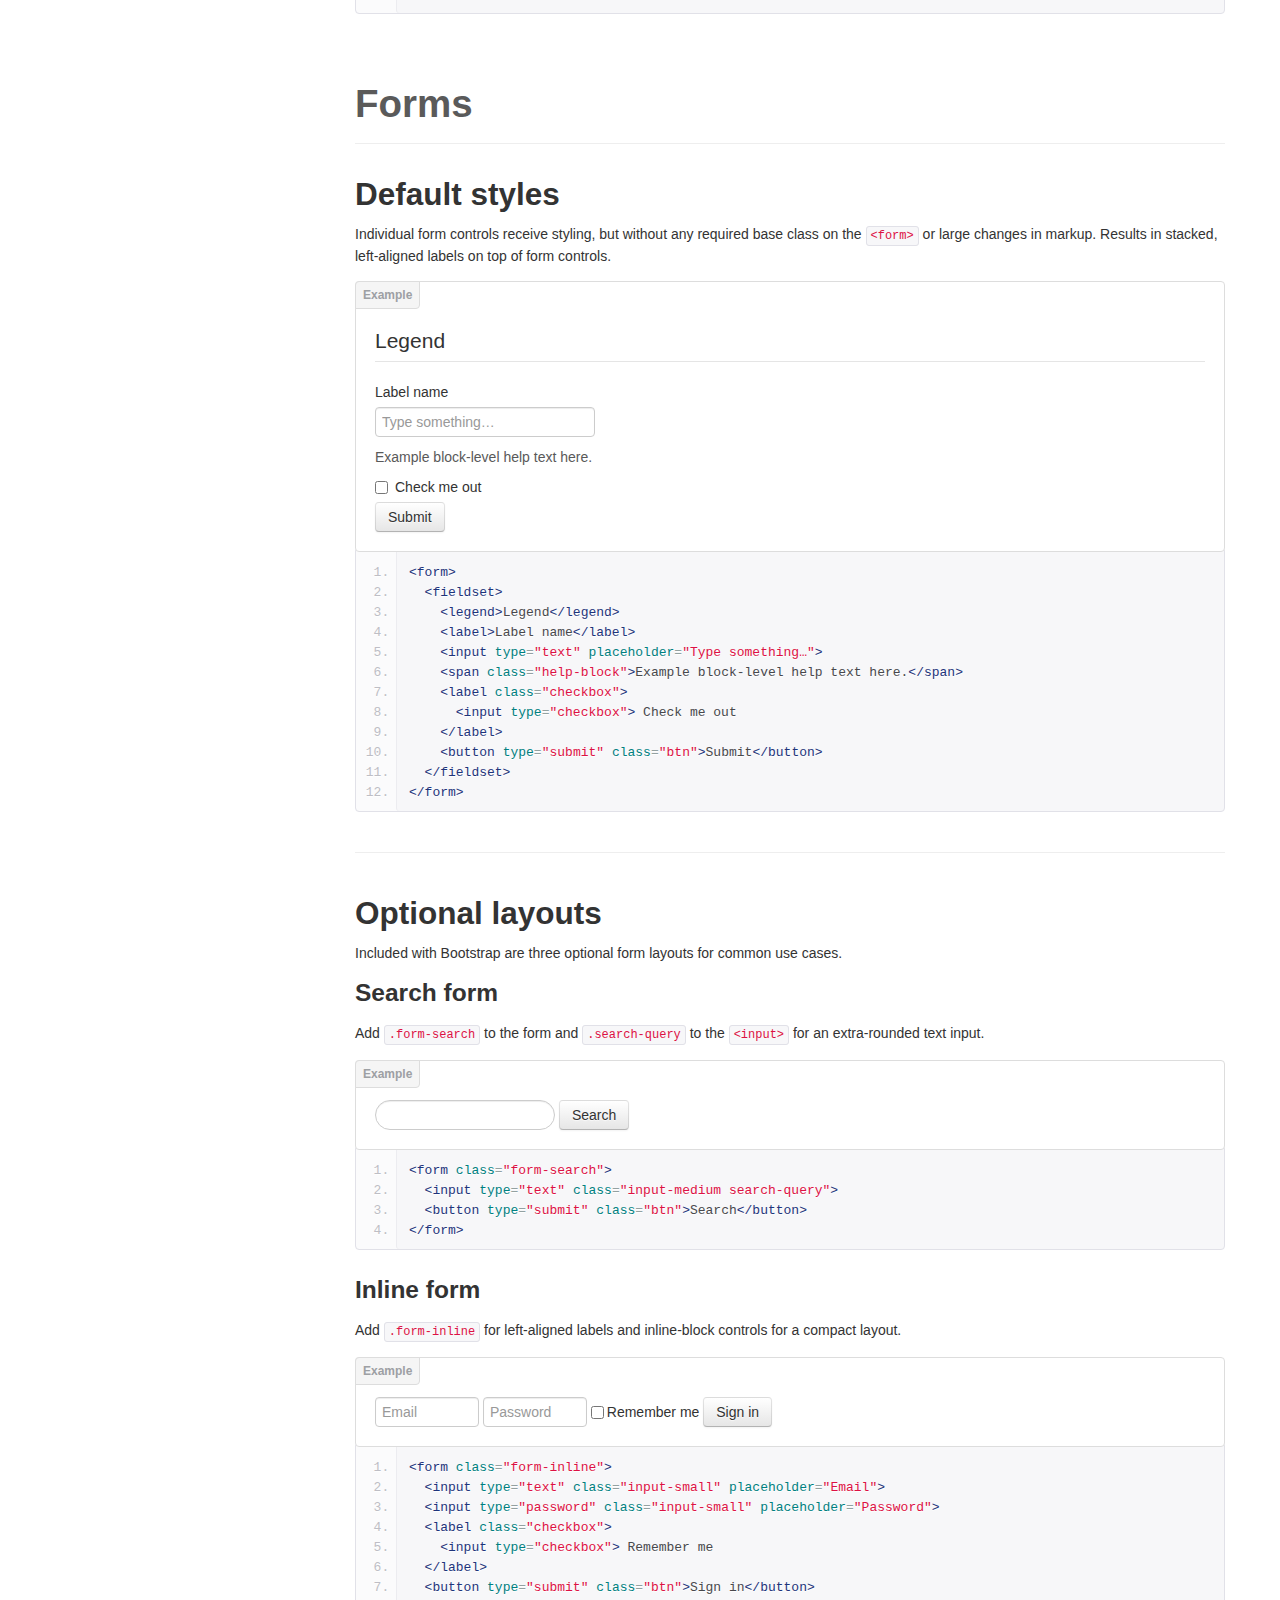
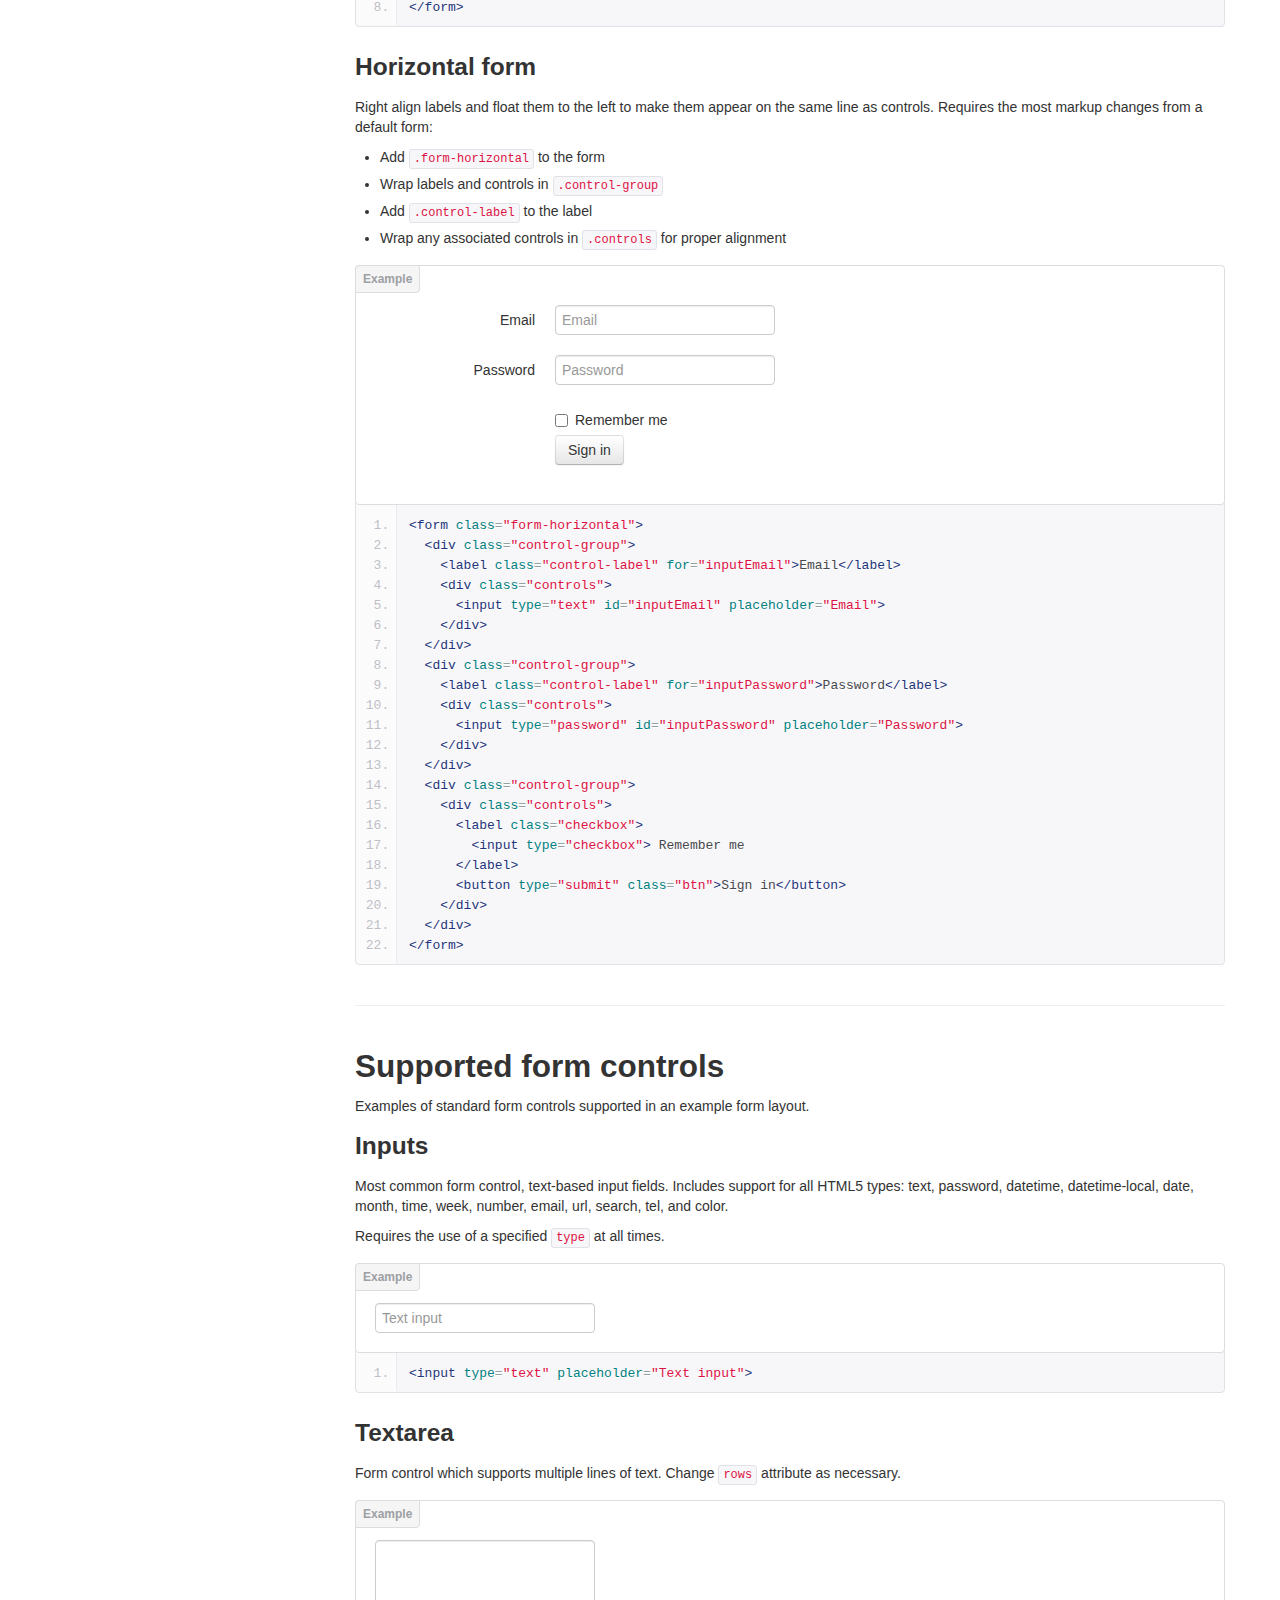
<file: css/bootstrap/docs/base-css.html>
<!DOCTYPE html>
<html lang="en">
  <head>
    <meta charset="utf-8">
    <title>Base · Bootstrap</title>
    <meta name="viewport" content="width=device-width, initial-scale=1.0">
    <meta name="description" content="">
    <meta name="author" content="">

    <!-- Le styles -->
    <link href="assets/css/bootstrap.css" rel="stylesheet">
    <link href="assets/css/bootstrap-responsive.css" rel="stylesheet">
    <link href="assets/css/docs.css" rel="stylesheet">
    <link href="assets/js/google-code-prettify/prettify.css" rel="stylesheet">

    <!-- Le HTML5 shim, for IE6-8 support of HTML5 elements -->
    <!--[if lt IE 9]>
      <script src="assets/js/html5shiv.js"></script>
    <![endif]-->

    <!-- Le fav and touch icons -->
    <link rel="apple-touch-icon-precomposed" sizes="144x144" href="assets/ico/apple-touch-icon-144-precomposed.png">
    <link rel="apple-touch-icon-precomposed" sizes="114x114" href="assets/ico/apple-touch-icon-114-precomposed.png">
      <link rel="apple-touch-icon-precomposed" sizes="72x72" href="assets/ico/apple-touch-icon-72-precomposed.png">
                    <link rel="apple-touch-icon-precomposed" href="assets/ico/apple-touch-icon-57-precomposed.png">
                                   <link rel="shortcut icon" href="assets/ico/favicon.png">

  </head>

  <body data-spy="scroll" data-target=".bs-docs-sidebar">

    <!-- Navbar
    ================================================== -->
    <div class="navbar navbar-inverse navbar-fixed-top">
      <div class="navbar-inner">
        <div class="container">
          <button type="button" class="btn btn-navbar" data-toggle="collapse" data-target=".nav-collapse">
            <span class="icon-bar"></span>
            <span class="icon-bar"></span>
            <span class="icon-bar"></span>
          </button>
          <a class="brand" href="./index.html">Bootstrap</a>
          <div class="nav-collapse collapse">
            <ul class="nav">
              <li class="">
                <a href="./index.html">Home</a>
              </li>
              <li class="">
                <a href="./getting-started.html">Get started</a>
              </li>
              <li class="">
                <a href="./scaffolding.html">Scaffolding</a>
              </li>
              <li class="active">
                <a href="./base-css.html">Base CSS</a>
              </li>
              <li class="">
                <a href="./components.html">Components</a>
              </li>
              <li class="">
                <a href="./javascript.html">JavaScript</a>
              </li>
              <li class="">
                <a href="./customize.html">Customize</a>
              </li>
            </ul>
          </div>
        </div>
      </div>
    </div>

<!-- Subhead
================================================== -->
<header class="jumbotron subhead" id="overview">
  <div class="container">
    <h1>Base CSS</h1>
    <p class="lead">Fundamental HTML elements styled and enhanced with extensible classes.</p>
  </div>
</header>


  <div class="container">

    <!-- Docs nav
    ================================================== -->
    <div class="row">
      <div class="span3 bs-docs-sidebar">
        <ul class="nav nav-list bs-docs-sidenav">
          <li><a href="#typography"><i class="icon-chevron-right"></i> Typography</a></li>
          <li><a href="#code"><i class="icon-chevron-right"></i> Code</a></li>
          <li><a href="#tables"><i class="icon-chevron-right"></i> Tables</a></li>
          <li><a href="#forms"><i class="icon-chevron-right"></i> Forms</a></li>
          <li><a href="#buttons"><i class="icon-chevron-right"></i> Buttons</a></li>
          <li><a href="#images"><i class="icon-chevron-right"></i> Images</a></li>
          <li><a href="#icons"><i class="icon-chevron-right"></i> Icons by Glyphicons</a></li>
        </ul>
      </div>
      <div class="span9">



        <!-- Typography
        ================================================== -->
        <section id="typography">
          <div class="page-header">
            <h1>Typography</h1>
          </div>

          <h2 id="headings">Headings</h2>
          <p>All HTML headings, <code>&lt;h1&gt;</code> through <code>&lt;h6&gt;</code> are available.</p>
          <div class="bs-docs-example">
            <h1>h1. Heading 1</h1>
            <h2>h2. Heading 2</h2>
            <h3>h3. Heading 3</h3>
            <h4>h4. Heading 4</h4>
            <h5>h5. Heading 5</h5>
            <h6>h6. Heading 6</h6>
          </div>

          <h2 id="body-copy">Body copy</h2>
          <p>Bootstrap's global default <code>font-size</code> is <strong>14px</strong>, with a <code>line-height</code> of <strong>20px</strong>. This is applied to the <code>&lt;body&gt;</code> and all paragraphs. In addition, <code>&lt;p&gt;</code> (paragraphs) receive a bottom margin of half their line-height (10px by default).</p>
          <div class="bs-docs-example">
            <p>Nullam quis risus eget urna mollis ornare vel eu leo. Cum sociis natoque penatibus et magnis dis parturient montes, nascetur ridiculus mus. Nullam id dolor id nibh ultricies vehicula.</p>
            <p>Cum sociis natoque penatibus et magnis dis parturient montes, nascetur ridiculus mus. Donec ullamcorper nulla non metus auctor fringilla. Duis mollis, est non commodo luctus, nisi erat porttitor ligula, eget lacinia odio sem nec elit. Donec ullamcorper nulla non metus auctor fringilla.</p>
            <p>Maecenas sed diam eget risus varius blandit sit amet non magna. Donec id elit non mi porta gravida at eget metus. Duis mollis, est non commodo luctus, nisi erat porttitor ligula, eget lacinia odio sem nec elit.</p>
          </div>
          <pre class="prettyprint">&lt;p&gt;...&lt;/p&gt;</pre>

          <h3>Lead body copy</h3>
          <p>Make a paragraph stand out by adding <code>.lead</code>.</p>
          <div class="bs-docs-example">
            <p class="lead">Vivamus sagittis lacus vel augue laoreet rutrum faucibus dolor auctor. Duis mollis, est non commodo luctus.</p>
          </div>
          <pre class="prettyprint">&lt;p class="lead"&gt;...&lt;/p&gt;</pre>

          <h3>Built with Less</h3>
          <p>The typographic scale is based on two LESS variables in <strong>variables.less</strong>: <code>@baseFontSize</code> and <code>@baseLineHeight</code>. The first is the base font-size used throughout and the second is the base line-height. We use those variables and some simple math to create the margins, paddings, and line-heights of all our type and more. Customize them and Bootstrap adapts.</p>


          <hr class="bs-docs-separator">


          <h2 id="emphasis">Emphasis</h2>
          <p>Make use of HTML's default emphasis tags with lightweight styles.</p>

          <h3><code>&lt;small&gt;</code></h3>
          <p>For de-emphasizing inline or blocks of text, <small>use the small tag.</small></p>
          <div class="bs-docs-example">
            <p><small>This line of text is meant to be treated as fine print.</small></p>
          </div>
<pre class="prettyprint">
&lt;p&gt;
  &lt;small&gt;This line of text is meant to be treated as fine print.&lt;/small&gt;
&lt;/p&gt;
</pre>

          <h3>Bold</h3>
          <p>For emphasizing a snippet of text with a heavier font-weight.</p>
          <div class="bs-docs-example">
            <p>The following snippet of text is <strong>rendered as bold text</strong>.</p>
          </div>
          <pre class="prettyprint">&lt;strong&gt;rendered as bold text&lt;/strong&gt;</pre>

          <h3>Italics</h3>
          <p>For emphasizing a snippet of text with italics.</p>
          <div class="bs-docs-example">
            <p>The following snippet of text is <em>rendered as italicized text</em>.</p>
          </div>
          <pre class="prettyprint">&lt;em&gt;rendered as italicized text&lt;/em&gt;</pre>

          <p><span class="label label-info">Heads up!</span> Feel free to use <code>&lt;b&gt;</code> and <code>&lt;i&gt;</code> in HTML5. <code>&lt;b&gt;</code> is meant to highlight words or phrases without conveying additional importance while <code>&lt;i&gt;</code> is mostly for voice, technical terms, etc.</p>

          <h3>Alignment classes</h3>
          <p>Easily realign text to components with text alignment classes.</p>
          <div class="bs-docs-example">
            <p class="text-left">Left aligned text.</p>
            <p class="text-center">Center aligned text.</p>
            <p class="text-right">Right aligned text.</p>
          </div>
<pre class="prettyprint linenums">
&lt;p class="text-left"&gt;Left aligned text.&lt;/p&gt;
&lt;p class="text-center"&gt;Center aligned text.&lt;/p&gt;
&lt;p class="text-right"&gt;Right aligned text.&lt;/p&gt;
</pre>

          <h3>Emphasis classes</h3>
          <p>Convey meaning through color with a handful of emphasis utility classes.</p>
          <div class="bs-docs-example">
            <p class="muted">Fusce dapibus, tellus ac cursus commodo, tortor mauris nibh.</p>
            <p class="text-warning">Etiam porta sem malesuada magna mollis euismod.</p>
            <p class="text-error">Donec ullamcorper nulla non metus auctor fringilla.</p>
            <p class="text-info">Aenean eu leo quam. Pellentesque ornare sem lacinia quam venenatis.</p>
            <p class="text-success">Duis mollis, est non commodo luctus, nisi erat porttitor ligula.</p>
          </div>
<pre class="prettyprint linenums">
&lt;p class="muted"&gt;Fusce dapibus, tellus ac cursus commodo, tortor mauris nibh.&lt;/p&gt;
&lt;p class="text-warning"&gt;Etiam porta sem malesuada magna mollis euismod.&lt;/p&gt;
&lt;p class="text-error"&gt;Donec ullamcorper nulla non metus auctor fringilla.&lt;/p&gt;
&lt;p class="text-info"&gt;Aenean eu leo quam. Pellentesque ornare sem lacinia quam venenatis.&lt;/p&gt;
&lt;p class="text-success"&gt;Duis mollis, est non commodo luctus, nisi erat porttitor ligula.&lt;/p&gt;
</pre>


          <hr class="bs-docs-separator">


          <h2 id="abbreviations">Abbreviations</h2>
          <p>Stylized implementation of HTML's <code>&lt;abbr&gt;</code> element for abbreviations and acronyms to show the expanded version on hover. Abbreviations with a <code>title</code> attribute have a light dotted bottom border and a help cursor on hover, providing additional context on hover.</p>

          <h3><code>&lt;abbr&gt;</code></h3>
          <p>For expanded text on long hover of an abbreviation, include the <code>title</code> attribute.</p>
          <div class="bs-docs-example">
            <p>An abbreviation of the word attribute is <abbr title="attribute">attr</abbr>.</p>
          </div>
          <pre class="prettyprint">&lt;abbr title="attribute"&gt;attr&lt;/abbr&gt;</pre>

          <h3><code>&lt;abbr class="initialism"&gt;</code></h3>
          <p>Add <code>.initialism</code> to an abbreviation for a slightly smaller font-size.</p>
          <div class="bs-docs-example">
            <p><abbr title="HyperText Markup Language" class="initialism">HTML</abbr> is the best thing since sliced bread.</p>
          </div>
          <pre class="prettyprint">&lt;abbr title="HyperText Markup Language" class="initialism"&gt;HTML&lt;/abbr&gt;</pre>


          <hr class="bs-docs-separator">


          <h2 id="addresses">Addresses</h2>
          <p>Present contact information for the nearest ancestor or the entire body of work.</p>

          <h3><code>&lt;address&gt;</code></h3>
          <p>Preserve formatting by ending all lines with <code>&lt;br&gt;</code>.</p>
          <div class="bs-docs-example">
            <address>
              <strong>Twitter, Inc.</strong><br>
              795 Folsom Ave, Suite 600<br>
              San Francisco, CA 94107<br>
              <abbr title="Phone">P:</abbr> (123) 456-7890
            </address>
            <address>
              <strong>Full Name</strong><br>
              <a href="mailto:#">first.last@example.com</a>
            </address>
          </div>
<pre class="prettyprint linenums">
&lt;address&gt;
  &lt;strong&gt;Twitter, Inc.&lt;/strong&gt;&lt;br&gt;
  795 Folsom Ave, Suite 600&lt;br&gt;
  San Francisco, CA 94107&lt;br&gt;
  &lt;abbr title="Phone"&gt;P:&lt;/abbr&gt; (123) 456-7890
&lt;/address&gt;

&lt;address&gt;
  &lt;strong&gt;Full Name&lt;/strong&gt;&lt;br&gt;
  &lt;a href="mailto:#"&gt;first.last@example.com&lt;/a&gt;
&lt;/address&gt;
</pre>


          <hr class="bs-docs-separator">


          <h2 id="blockquotes">Blockquotes</h2>
          <p>For quoting blocks of content from another source within your document.</p>

          <h3>Default blockquote</h3>
          <p>Wrap <code>&lt;blockquote&gt;</code> around any <abbr title="HyperText Markup Language">HTML</abbr> as the quote. For straight quotes we recommend a <code>&lt;p&gt;</code>.</p>
          <div class="bs-docs-example">
            <blockquote>
              <p>Lorem ipsum dolor sit amet, consectetur adipiscing elit. Integer posuere erat a ante.</p>
            </blockquote>
          </div>
<pre class="prettyprint linenums">
&lt;blockquote&gt;
  &lt;p&gt;Lorem ipsum dolor sit amet, consectetur adipiscing elit. Integer posuere erat a ante.&lt;/p&gt;
&lt;/blockquote&gt;
</pre>

          <h3>Blockquote options</h3>
          <p>Style and content changes for simple variations on a standard blockquote.</p>

          <h4>Naming a source</h4>
          <p>Add <code>&lt;small&gt;</code> tag for identifying the source. Wrap the name of the source work in <code>&lt;cite&gt;</code>.</p>
          <div class="bs-docs-example">
            <blockquote>
              <p>Lorem ipsum dolor sit amet, consectetur adipiscing elit. Integer posuere erat a ante.</p>
              <small>Someone famous in <cite title="Source Title">Source Title</cite></small>
            </blockquote>
          </div>
<pre class="prettyprint linenums">
&lt;blockquote&gt;
  &lt;p&gt;Lorem ipsum dolor sit amet, consectetur adipiscing elit. Integer posuere erat a ante.&lt;/p&gt;
  &lt;small&gt;Someone famous &lt;cite title="Source Title"&gt;Source Title&lt;/cite&gt;&lt;/small&gt;
&lt;/blockquote&gt;
</pre>

          <h4>Alternate displays</h4>
          <p>Use <code>.pull-right</code> for a floated, right-aligned blockquote.</p>
          <div class="bs-docs-example" style="overflow: hidden;">
            <blockquote class="pull-right">
              <p>Lorem ipsum dolor sit amet, consectetur adipiscing elit. Integer posuere erat a ante.</p>
              <small>Someone famous in <cite title="Source Title">Source Title</cite></small>
            </blockquote>
          </div>
<pre class="prettyprint linenums">
&lt;blockquote class="pull-right"&gt;
  ...
&lt;/blockquote&gt;
</pre>


          <hr class="bs-docs-separator">


          <!-- Lists -->
          <h2 id="lists">Lists</h2>

          <h3>Unordered</h3>
          <p>A list of items in which the order does <em>not</em> explicitly matter.</p>
          <div class="bs-docs-example">
            <ul>
              <li>Lorem ipsum dolor sit amet</li>
              <li>Consectetur adipiscing elit</li>
              <li>Integer molestie lorem at massa</li>
              <li>Facilisis in pretium nisl aliquet</li>
              <li>Nulla volutpat aliquam velit
                <ul>
                  <li>Phasellus iaculis neque</li>
                  <li>Purus sodales ultricies</li>
                  <li>Vestibulum laoreet porttitor sem</li>
                  <li>Ac tristique libero volutpat at</li>
                </ul>
              </li>
              <li>Faucibus porta lacus fringilla vel</li>
              <li>Aenean sit amet erat nunc</li>
              <li>Eget porttitor lorem</li>
            </ul>
          </div>
<pre class="prettyprint linenums">
&lt;ul&gt;
  &lt;li&gt;...&lt;/li&gt;
&lt;/ul&gt;
</pre>

          <h3>Ordered</h3>
          <p>A list of items in which the order <em>does</em> explicitly matter.</p>
          <div class="bs-docs-example">
            <ol>
              <li>Lorem ipsum dolor sit amet</li>
              <li>Consectetur adipiscing elit</li>
              <li>Integer molestie lorem at massa</li>
              <li>Facilisis in pretium nisl aliquet</li>
              <li>Nulla volutpat aliquam velit</li>
              <li>Faucibus porta lacus fringilla vel</li>
              <li>Aenean sit amet erat nunc</li>
              <li>Eget porttitor lorem</li>
            </ol>
          </div>
<pre class="prettyprint linenums">
&lt;ol&gt;
  &lt;li&gt;...&lt;/li&gt;
&lt;/ol&gt;
</pre>

        <h3>Unstyled</h3>
        <p>Remove the default <code>list-style</code> and left padding on list items (immediate children only).</p>
        <div class="bs-docs-example">
          <ul class="unstyled">
            <li>Lorem ipsum dolor sit amet</li>
            <li>Consectetur adipiscing elit</li>
            <li>Integer molestie lorem at massa</li>
            <li>Facilisis in pretium nisl aliquet</li>
            <li>Nulla volutpat aliquam velit
              <ul>
                <li>Phasellus iaculis neque</li>
                <li>Purus sodales ultricies</li>
                <li>Vestibulum laoreet porttitor sem</li>
                <li>Ac tristique libero volutpat at</li>
              </ul>
            </li>
            <li>Faucibus porta lacus fringilla vel</li>
            <li>Aenean sit amet erat nunc</li>
            <li>Eget porttitor lorem</li>
          </ul>
        </div>
<pre class="prettyprint linenums">
&lt;ul class="unstyled"&gt;
  &lt;li&gt;...&lt;/li&gt;
&lt;/ul&gt;
</pre>

        <h3>Inline</h3>
        <p>Place all list items on a single line with <code>inline-block</code> and some light padding.</p>
        <div class="bs-docs-example">
          <ul class="inline">
            <li>Lorem ipsum</li>
            <li>Phasellus iaculis</li>
            <li>Nulla volutpat</li>
          </ul>
        </div>
<pre class="prettyprint linenums">
&lt;ul class="inline"&gt;
  &lt;li&gt;...&lt;/li&gt;
&lt;/ul&gt;
</pre>

        <h3>Description</h3>
        <p>A list of terms with their associated descriptions.</p>
        <div class="bs-docs-example">
          <dl>
            <dt>Description lists</dt>
            <dd>A description list is perfect for defining terms.</dd>
            <dt>Euismod</dt>
            <dd>Vestibulum id ligula porta felis euismod semper eget lacinia odio sem nec elit.</dd>
            <dd>Donec id elit non mi porta gravida at eget metus.</dd>
            <dt>Malesuada porta</dt>
            <dd>Etiam porta sem malesuada magna mollis euismod.</dd>
          </dl>
        </div>
<pre class="prettyprint linenums">
&lt;dl&gt;
  &lt;dt&gt;...&lt;/dt&gt;
  &lt;dd&gt;...&lt;/dd&gt;
&lt;/dl&gt;
</pre>

        <h4>Horizontal description</h4>
        <p>Make terms and descriptions in <code>&lt;dl&gt;</code> line up side-by-side.</p>
        <div class="bs-docs-example">
          <dl class="dl-horizontal">
            <dt>Description lists</dt>
            <dd>A description list is perfect for defining terms.</dd>
            <dt>Euismod</dt>
            <dd>Vestibulum id ligula porta felis euismod semper eget lacinia odio sem nec elit.</dd>
            <dd>Donec id elit non mi porta gravida at eget metus.</dd>
            <dt>Malesuada porta</dt>
            <dd>Etiam porta sem malesuada magna mollis euismod.</dd>
            <dt>Felis euismod semper eget lacinia</dt>
            <dd>Fusce dapibus, tellus ac cursus commodo, tortor mauris condimentum nibh, ut fermentum massa justo sit amet risus.</dd>
          </dl>
        </div>
<pre class="prettyprint linenums">
&lt;dl class="dl-horizontal"&gt;
  &lt;dt&gt;...&lt;/dt&gt;
  &lt;dd&gt;...&lt;/dd&gt;
&lt;/dl&gt;
</pre>
        <p>
          <span class="label label-info">Heads up!</span>
          Horizontal description lists will truncate terms that are too long to fit in the left column fix <code>text-overflow</code>. In narrower viewports, they will change to the default stacked layout.
        </p>
      </section>



        <!-- Code
        ================================================== -->
        <section id="code">
          <div class="page-header">
            <h1>Code</h1>
          </div>

          <h2>Inline</h2>
          <p>Wrap inline snippets of code with <code>&lt;code&gt;</code>.</p>
<div class="bs-docs-example">
  For example, <code>&lt;section&gt;</code> should be wrapped as inline.
</div>
<pre class="prettyprint linenums">
For example, &lt;code&gt;&amp;lt;section&amp;gt;&lt;/code&gt; should be wrapped as inline.
</pre>

          <h2>Basic block</h2>
          <p>Use <code>&lt;pre&gt;</code> for multiple lines of code. Be sure to escape any angle brackets in the code for proper rendering.</p>
<div class="bs-docs-example">
  <pre>&lt;p&gt;Sample text here...&lt;/p&gt;</pre>
</div>
<pre class="prettyprint linenums" style="margin-bottom: 9px;">
&lt;pre&gt;
  &amp;lt;p&amp;gt;Sample text here...&amp;lt;/p&amp;gt;
&lt;/pre&gt;
</pre>
          <p><span class="label label-info">Heads up!</span> Be sure to keep code within <code>&lt;pre&gt;</code> tags as close to the left as possible; it will render all tabs.</p>
          <p>You may optionally add the <code>.pre-scrollable</code> class which will set a max-height of 350px and provide a y-axis scrollbar.</p>
        </section>



        <!-- Tables
        ================================================== -->
        <section id="tables">
          <div class="page-header">
            <h1>Tables</h1>
          </div>

          <h2>Default styles</h2>
          <p>For basic styling&mdash;light padding and only horizontal dividers&mdash;add the base class <code>.table</code> to any <code>&lt;table&gt;</code>.</p>
          <div class="bs-docs-example">
            <table class="table">
              <thead>
                <tr>
                  <th>#</th>
                  <th>First Name</th>
                  <th>Last Name</th>
                  <th>Username</th>
                </tr>
              </thead>
              <tbody>
                <tr>
                  <td>1</td>
                  <td>Mark</td>
                  <td>Otto</td>
                  <td>@mdo</td>
                </tr>
                <tr>
                  <td>2</td>
                  <td>Jacob</td>
                  <td>Thornton</td>
                  <td>@fat</td>
                </tr>
                <tr>
                  <td>3</td>
                  <td>Larry</td>
                  <td>the Bird</td>
                  <td>@twitter</td>
                </tr>
              </tbody>
            </table>
          </div>
<pre class="prettyprint linenums">
&lt;table class="table"&gt;
  …
&lt;/table&gt;
</pre>


          <hr class="bs-docs-separator">


          <h2>Optional classes</h2>
          <p>Add any of the following classes to the <code>.table</code> base class.</p>

          <h3><code>.table-striped</code></h3>
          <p>Adds zebra-striping to any table row within the <code>&lt;tbody&gt;</code> via the <code>:nth-child</code> CSS selector (not available in IE7-8).</p>
          <div class="bs-docs-example">
            <table class="table table-striped">
              <thead>
                <tr>
                  <th>#</th>
                  <th>First Name</th>
                  <th>Last Name</th>
                  <th>Username</th>
                </tr>
              </thead>
              <tbody>
                <tr>
                  <td>1</td>
                  <td>Mark</td>
                  <td>Otto</td>
                  <td>@mdo</td>
                </tr>
                <tr>
                  <td>2</td>
                  <td>Jacob</td>
                  <td>Thornton</td>
                  <td>@fat</td>
                </tr>
                <tr>
                  <td>3</td>
                  <td>Larry</td>
                  <td>the Bird</td>
                  <td>@twitter</td>
                </tr>
              </tbody>
            </table>
          </div>
<pre class="prettyprint linenums" style="margin-bottom: 18px;">
&lt;table class="table table-striped"&gt;
  …
&lt;/table&gt;
</pre>

          <h3><code>.table-bordered</code></h3>
          <p>Add borders and rounded corners to the table.</p>
          <div class="bs-docs-example">
            <table class="table table-bordered">
              <thead>
                <tr>
                  <th>#</th>
                  <th>First Name</th>
                  <th>Last Name</th>
                  <th>Username</th>
                </tr>
              </thead>
              <tbody>
                <tr>
                  <td rowspan="2">1</td>
                  <td>Mark</td>
                  <td>Otto</td>
                  <td>@mdo</td>
                </tr>
                <tr>
                  <td>Mark</td>
                  <td>Otto</td>
                  <td>@TwBootstrap</td>
                </tr>
                <tr>
                  <td>2</td>
                  <td>Jacob</td>
                  <td>Thornton</td>
                  <td>@fat</td>
                </tr>
                <tr>
                  <td>3</td>
                  <td colspan="2">Larry the Bird</td>
                  <td>@twitter</td>
                </tr>
              </tbody>
            </table>
          </div>
<pre class="prettyprint linenums">
&lt;table class="table table-bordered"&gt;
  …
&lt;/table&gt;
</pre>

          <h3><code>.table-hover</code></h3>
          <p>Enable a hover state on table rows within a <code>&lt;tbody&gt;</code>.</p>
          <div class="bs-docs-example">
            <table class="table table-hover">
              <thead>
                <tr>
                  <th>#</th>
                  <th>First Name</th>
                  <th>Last Name</th>
                  <th>Username</th>
                </tr>
              </thead>
              <tbody>
                <tr>
                  <td>1</td>
                  <td>Mark</td>
                  <td>Otto</td>
                  <td>@mdo</td>
                </tr>
                <tr>
                  <td>2</td>
                  <td>Jacob</td>
                  <td>Thornton</td>
                  <td>@fat</td>
                </tr>
                <tr>
                  <td>3</td>
                  <td colspan="2">Larry the Bird</td>
                  <td>@twitter</td>
                </tr>
              </tbody>
            </table>
          </div>
<pre class="prettyprint linenums" style="margin-bottom: 18px;">
&lt;table class="table table-hover"&gt;
  …
&lt;/table&gt;
</pre>

          <h3><code>.table-condensed</code></h3>
          <p>Makes tables more compact by cutting cell padding in half.</p>
          <div class="bs-docs-example">
            <table class="table table-condensed">
              <thead>
                <tr>
                  <th>#</th>
                  <th>First Name</th>
                  <th>Last Name</th>
                  <th>Username</th>
                </tr>
              </thead>
              <tbody>
                <tr>
                  <td>1</td>
                  <td>Mark</td>
                  <td>Otto</td>
                  <td>@mdo</td>
                </tr>
                <tr>
                  <td>2</td>
                  <td>Jacob</td>
                  <td>Thornton</td>
                  <td>@fat</td>
                </tr>
                <tr>
                  <td>3</td>
                  <td colspan="2">Larry the Bird</td>
                  <td>@twitter</td>
                </tr>
              </tbody>
            </table>
          </div>
<pre class="prettyprint linenums" style="margin-bottom: 18px;">
&lt;table class="table table-condensed"&gt;
  …
&lt;/table&gt;
</pre>


          <hr class="bs-docs-separator">


          <h2>Optional row classes</h2>
          <p>Use contextual classes to color table rows.</p>
          <table class="table table-bordered table-striped">
            <colgroup>
              <col class="span1">
              <col class="span7">
            </colgroup>
            <thead>
              <tr>
                <th>Class</th>
                <th>Description</th>
              </tr>
            </thead>
            <tbody>
              <tr>
                <td>
                  <code>.success</code>
                </td>
                <td>Indicates a successful or positive action.</td>
              </tr>
              <tr>
                <td>
                  <code>.error</code>
                </td>
                <td>Indicates a dangerous or potentially negative action.</td>
              </tr>
              <tr>
                <td>
                  <code>.warning</code>
                </td>
                <td>Indicates a warning that might need attention.</td>
              </tr>
              <tr>
                <td>
                  <code>.info</code>
                </td>
                <td>Used as an alternative to the default styles.</td>
              </tr>
            </tbody>
          </table>
          <div class="bs-docs-example">
            <table class="table">
              <thead>
                <tr>
                  <th>#</th>
                  <th>Product</th>
                  <th>Payment Taken</th>
                  <th>Status</th>
                </tr>
              </thead>
              <tbody>
                <tr class="success">
                  <td>1</td>
                  <td>TB - Monthly</td>
                  <td>01/04/2012</td>
                  <td>Approved</td>
                </tr>
                <tr class="error">
                  <td>2</td>
                  <td>TB - Monthly</td>
                  <td>02/04/2012</td>
                  <td>Declined</td>
                </tr>
                <tr class="warning">
                  <td>3</td>
                  <td>TB - Monthly</td>
                  <td>03/04/2012</td>
                  <td>Pending</td>
                </tr>
                <tr class="info">
                  <td>4</td>
                  <td>TB - Monthly</td>
                  <td>04/04/2012</td>
                  <td>Call in to confirm</td>
                </tr>
              </tbody>
            </table>
          </div>
<pre class="prettyprint linenums">
...
  &lt;tr class="success"&gt;
    &lt;td&gt;1&lt;/td&gt;
    &lt;td&gt;TB - Monthly&lt;/td&gt;
    &lt;td&gt;01/04/2012&lt;/td&gt;
    &lt;td&gt;Approved&lt;/td&gt;
  &lt;/tr&gt;
...
</pre>


          <hr class="bs-docs-separator">


          <h2>Supported table markup</h2>
          <p>List of supported table HTML elements and how they should be used.</p>
          <table class="table table-bordered table-striped">
            <colgroup>
              <col class="span1">
              <col class="span7">
            </colgroup>
            <thead>
              <tr>
                <th>Tag</th>
                <th>Description</th>
              </tr>
            </thead>
            <tbody>
              <tr>
                <td>
                  <code>&lt;table&gt;</code>
                </td>
                <td>
                  Wrapping element for displaying data in a tabular format
                </td>
              </tr>
              <tr>
                <td>
                  <code>&lt;thead&gt;</code>
                </td>
                <td>
                  Container element for table header rows (<code>&lt;tr&gt;</code>) to label table columns
                </td>
              </tr>
              <tr>
                <td>
                  <code>&lt;tbody&gt;</code>
                </td>
                <td>
                  Container element for table rows (<code>&lt;tr&gt;</code>) in the body of the table
                </td>
              </tr>
              <tr>
                <td>
                  <code>&lt;tr&gt;</code>
                </td>
                <td>
                  Container element for a set of table cells (<code>&lt;td&gt;</code> or <code>&lt;th&gt;</code>) that appears on a single row
                </td>
              </tr>
              <tr>
                <td>
                  <code>&lt;td&gt;</code>
                </td>
                <td>
                  Default table cell
                </td>
              </tr>
              <tr>
                <td>
                  <code>&lt;th&gt;</code>
                </td>
                <td>
                  Special table cell for column (or row, depending on scope and placement) labels
                </td>
              </tr>
              <tr>
                <td>
                  <code>&lt;caption&gt;</code>
                </td>
                <td>
                  Description or summary of what the table holds, especially useful for screen readers
                </td>
              </tr>
            </tbody>
          </table>
<pre class="prettyprint linenums">
&lt;table&gt;
  &lt;caption&gt;...&lt;/caption&gt;
  &lt;thead&gt;
    &lt;tr&gt;
      &lt;th&gt;...&lt;/th&gt;
      &lt;th&gt;...&lt;/th&gt;
    &lt;/tr&gt;
  &lt;/thead&gt;
  &lt;tbody&gt;
    &lt;tr&gt;
      &lt;td&gt;...&lt;/td&gt;
      &lt;td&gt;...&lt;/td&gt;
    &lt;/tr&gt;
  &lt;/tbody&gt;
&lt;/table&gt;
</pre>

        </section>



        <!-- Forms
        ================================================== -->
        <section id="forms">
          <div class="page-header">
            <h1>Forms</h1>
          </div>

          <h2>Default styles</h2>
          <p>Individual form controls receive styling, but without any required base class on the <code>&lt;form&gt;</code> or large changes in markup. Results in stacked, left-aligned labels on top of form controls.</p>
          <form class="bs-docs-example">
            <fieldset>
              <legend>Legend</legend>
              <label>Label name</label>
              <input type="text" placeholder="Type something…">
              <span class="help-block">Example block-level help text here.</span>
              <label class="checkbox">
                <input type="checkbox"> Check me out
              </label>
              <button type="submit" class="btn">Submit</button>
            </fieldset>
          </form>
<pre class="prettyprint linenums">
&lt;form&gt;
  &lt;fieldset&gt;
    &lt;legend&gt;Legend&lt;/legend&gt;
    &lt;label&gt;Label name&lt;/label&gt;
    &lt;input type="text" placeholder="Type something…"&gt;
    &lt;span class="help-block"&gt;Example block-level help text here.&lt;/span&gt;
    &lt;label class="checkbox"&gt;
      &lt;input type="checkbox"&gt; Check me out
    &lt;/label&gt;
    &lt;button type="submit" class="btn"&gt;Submit&lt;/button&gt;
  &lt;/fieldset&gt;
&lt;/form&gt;
</pre>


          <hr class="bs-docs-separator">


          <h2>Optional layouts</h2>
          <p>Included with Bootstrap are three optional form layouts for common use cases.</p>

          <h3>Search form</h3>
          <p>Add <code>.form-search</code> to the form and <code>.search-query</code> to the <code>&lt;input&gt;</code> for an extra-rounded text input.</p>
          <form class="bs-docs-example form-search">
            <input type="text" class="input-medium search-query">
            <button type="submit" class="btn">Search</button>
          </form>
<pre class="prettyprint linenums">
&lt;form class="form-search"&gt;
  &lt;input type="text" class="input-medium search-query"&gt;
  &lt;button type="submit" class="btn"&gt;Search&lt;/button&gt;
&lt;/form&gt;
</pre>

          <h3>Inline form</h3>
          <p>Add <code>.form-inline</code> for left-aligned labels and inline-block controls for a compact layout.</p>
          <form class="bs-docs-example form-inline">
            <input type="text" class="input-small" placeholder="Email">
            <input type="password" class="input-small" placeholder="Password">
            <label class="checkbox">
              <input type="checkbox"> Remember me
            </label>
            <button type="submit" class="btn">Sign in</button>
          </form>
<pre class="prettyprint linenums">
&lt;form class="form-inline"&gt;
  &lt;input type="text" class="input-small" placeholder="Email"&gt;
  &lt;input type="password" class="input-small" placeholder="Password"&gt;
  &lt;label class="checkbox"&gt;
    &lt;input type="checkbox"&gt; Remember me
  &lt;/label&gt;
  &lt;button type="submit" class="btn"&gt;Sign in&lt;/button&gt;
&lt;/form&gt;
</pre>

          <h3>Horizontal form</h3>
          <p>Right align labels and float them to the left to make them appear on the same line as controls. Requires the most markup changes from a default form:</p>
          <ul>
            <li>Add <code>.form-horizontal</code> to the form</li>
            <li>Wrap labels and controls in <code>.control-group</code></li>
            <li>Add <code>.control-label</code> to the label</li>
            <li>Wrap any associated controls in <code>.controls</code> for proper alignment</li>
          </ul>
          <form class="bs-docs-example form-horizontal">
            <div class="control-group">
              <label class="control-label" for="inputEmail">Email</label>
              <div class="controls">
                <input type="text" id="inputEmail" placeholder="Email">
              </div>
            </div>
            <div class="control-group">
              <label class="control-label" for="inputPassword">Password</label>
              <div class="controls">
                <input type="password" id="inputPassword" placeholder="Password">
              </div>
            </div>
            <div class="control-group">
              <div class="controls">
                <label class="checkbox">
                  <input type="checkbox"> Remember me
                </label>
                <button type="submit" class="btn">Sign in</button>
              </div>
            </div>
          </form>
<pre class="prettyprint linenums">
&lt;form class="form-horizontal"&gt;
  &lt;div class="control-group"&gt;
    &lt;label class="control-label" for="inputEmail"&gt;Email&lt;/label&gt;
    &lt;div class="controls"&gt;
      &lt;input type="text" id="inputEmail" placeholder="Email"&gt;
    &lt;/div&gt;
  &lt;/div&gt;
  &lt;div class="control-group"&gt;
    &lt;label class="control-label" for="inputPassword"&gt;Password&lt;/label&gt;
    &lt;div class="controls"&gt;
      &lt;input type="password" id="inputPassword" placeholder="Password"&gt;
    &lt;/div&gt;
  &lt;/div&gt;
  &lt;div class="control-group"&gt;
    &lt;div class="controls"&gt;
      &lt;label class="checkbox"&gt;
        &lt;input type="checkbox"&gt; Remember me
      &lt;/label&gt;
      &lt;button type="submit" class="btn"&gt;Sign in&lt;/button&gt;
    &lt;/div&gt;
  &lt;/div&gt;
&lt;/form&gt;
</pre>


          <hr class="bs-docs-separator">


          <h2>Supported form controls</h2>
          <p>Examples of standard form controls supported in an example form layout.</p>

          <h3>Inputs</h3>
          <p>Most common form control, text-based input fields. Includes support for all HTML5 types: text, password, datetime, datetime-local, date, month, time, week, number, email, url, search, tel, and color.</p>
          <p>Requires the use of a specified <code>type</code> at all times.</p>
          <form class="bs-docs-example form-inline">
            <input type="text" placeholder="Text input">
          </form>
<pre class="prettyprint linenums">
&lt;input type="text" placeholder="Text input"&gt;
</pre>

          <h3>Textarea</h3>
          <p>Form control which supports multiple lines of text. Change <code>rows</code> attribute as necessary.</p>
          <form class="bs-docs-example form-inline">
            <textarea rows="3"></textarea>
          </form>
<pre class="prettyprint linenums">
&lt;textarea rows="3"&gt;&lt;/textarea&gt;
</pre>

          <h3>Checkboxes and radios</h3>
          <p>Checkboxes are for selecting one or several options in a list while radios are for selecting one option from many.</p>
          <h4>Default (stacked)</h4>
          <form class="bs-docs-example">
            <label class="checkbox">
              <input type="checkbox" value="">
              Option one is this and that&mdash;be sure to include why it's great
            </label>
            <br>
            <label class="radio">
              <input type="radio" name="optionsRadios" id="optionsRadios1" value="option1" checked>
              Option one is this and that&mdash;be sure to include why it's great
            </label>
            <label class="radio">
              <input type="radio" name="optionsRadios" id="optionsRadios2" value="option2">
              Option two can be something else and selecting it will deselect option one
            </label>
          </form>
<pre class="prettyprint linenums">
&lt;label class="checkbox"&gt;
  &lt;input type="checkbox" value=""&gt;
  Option one is this and that&mdash;be sure to include why it's great
&lt;/label&gt;

&lt;label class="radio"&gt;
  &lt;input type="radio" name="optionsRadios" id="optionsRadios1" value="option1" checked&gt;
  Option one is this and that&mdash;be sure to include why it's great
&lt;/label&gt;
&lt;label class="radio"&gt;
  &lt;input type="radio" name="optionsRadios" id="optionsRadios2" value="option2"&gt;
  Option two can be something else and selecting it will deselect option one
&lt;/label&gt;
</pre>

          <h4>Inline checkboxes</h4>
          <p>Add the <code>.inline</code> class to a series of checkboxes or radios for controls appear on the same line.</p>
          <form class="bs-docs-example">
            <label class="checkbox inline">
              <input type="checkbox" id="inlineCheckbox1" value="option1"> 1
            </label>
            <label class="checkbox inline">
              <input type="checkbox" id="inlineCheckbox2" value="option2"> 2
            </label>
            <label class="checkbox inline">
              <input type="checkbox" id="inlineCheckbox3" value="option3"> 3
            </label>
          </form>
<pre class="prettyprint linenums">
&lt;label class="checkbox inline"&gt;
  &lt;input type="checkbox" id="inlineCheckbox1" value="option1"&gt; 1
&lt;/label&gt;
&lt;label class="checkbox inline"&gt;
  &lt;input type="checkbox" id="inlineCheckbox2" value="option2"&gt; 2
&lt;/label&gt;
&lt;label class="checkbox inline"&gt;
  &lt;input type="checkbox" id="inlineCheckbox3" value="option3"&gt; 3
&lt;/label&gt;
</pre>

          <h3>Selects</h3>
          <p>Use the default option or specify a <code>multiple="multiple"</code> to show multiple options at once.</p>
          <form class="bs-docs-example">
            <select>
              <option>1</option>
              <option>2</option>
              <option>3</option>
              <option>4</option>
              <option>5</option>
            </select>
            <br>
            <select multiple="multiple">
              <option>1</option>
              <option>2</option>
              <option>3</option>
              <option>4</option>
              <option>5</option>
            </select>
          </form>
<pre class="prettyprint linenums">
&lt;select&gt;
  &lt;option&gt;1&lt;/option&gt;
  &lt;option&gt;2&lt;/option&gt;
  &lt;option&gt;3&lt;/option&gt;
  &lt;option&gt;4&lt;/option&gt;
  &lt;option&gt;5&lt;/option&gt;
&lt;/select&gt;

&lt;select multiple="multiple"&gt;
  &lt;option&gt;1&lt;/option&gt;
  &lt;option&gt;2&lt;/option&gt;
  &lt;option&gt;3&lt;/option&gt;
  &lt;option&gt;4&lt;/option&gt;
  &lt;option&gt;5&lt;/option&gt;
&lt;/select&gt;
</pre>


          <hr class="bs-docs-separator">


          <h2>Extending form controls</h2>
          <p>Adding on top of existing browser controls, Bootstrap includes other useful form components.</p>

          <h3>Prepended and appended inputs</h3>
          <p>Add text or buttons before or after any text-based input. Do note that <code>select</code> elements are not supported here.</p>

          <h4>Default options</h4>
          <p>Wrap an <code>.add-on</code> and an <code>input</code> with one of two classes to prepend or append text to an input.</p>
          <form class="bs-docs-example">
            <div class="input-prepend">
              <span class="add-on">@</span>
              <input class="span2" id="prependedInput" type="text" placeholder="Username">
            </div>
            <br>
            <div class="input-append">
              <input class="span2" id="appendedInput" type="text">
              <span class="add-on">.00</span>
            </div>
          </form>
<pre class="prettyprint linenums">
&lt;div class="input-prepend"&gt;
  &lt;span class="add-on"&gt;@&lt;/span&gt;
  &lt;input class="span2" id="prependedInput" type="text" placeholder="Username"&gt;
&lt;/div&gt;
&lt;div class="input-append"&gt;
  &lt;input class="span2" id="appendedInput" type="text"&gt;
  &lt;span class="add-on"&gt;.00&lt;/span&gt;
&lt;/div&gt;
</pre>

          <h4>Combined</h4>
          <p>Use both classes and two instances of <code>.add-on</code> to prepend and append an input.</p>
          <form class="bs-docs-example form-inline">
            <div class="input-prepend input-append">
              <span class="add-on">$</span>
              <input class="span2" id="appendedPrependedInput" type="text">
              <span class="add-on">.00</span>
            </div>
          </form>
<pre class="prettyprint linenums">
&lt;div class="input-prepend input-append"&gt;
  &lt;span class="add-on"&gt;$&lt;/span&gt;
  &lt;input class="span2" id="appendedPrependedInput" type="text"&gt;
  &lt;span class="add-on"&gt;.00&lt;/span&gt;
&lt;/div&gt;
</pre>

          <h4>Buttons instead of text</h4>
          <p>Instead of a <code>&lt;span&gt;</code> with text, use a <code>.btn</code> to attach a button (or two) to an input.</p>
          <form class="bs-docs-example">
            <div class="input-append">
              <input class="span2" id="appendedInputButton" type="text">
              <button class="btn" type="button">Go!</button>
            </div>
          </form>
<pre class="prettyprint linenums">
&lt;div class="input-append"&gt;
  &lt;input class="span2" id="appendedInputButton" type="text"&gt;
  &lt;button class="btn" type="button"&gt;Go!&lt;/button&gt;
&lt;/div&gt;
</pre>
          <form class="bs-docs-example">
            <div class="input-append">
              <input class="span2" id="appendedInputButtons" type="text">
              <button class="btn" type="button">Search</button>
              <button class="btn" type="button">Options</button>
            </div>
          </form>
<pre class="prettyprint linenums">
&lt;div class="input-append"&gt;
  &lt;input class="span2" id="appendedInputButtons" type="text"&gt;
  &lt;button class="btn" type="button"&gt;Search&lt;/button&gt;
  &lt;button class="btn" type="button"&gt;Options&lt;/button&gt;
&lt;/div&gt;
</pre>

          <h4>Button dropdowns</h4>
          <p></p>
          <form class="bs-docs-example">
            <div class="input-append">
              <input class="span2" id="appendedDropdownButton" type="text">
              <div class="btn-group">
                <button class="btn dropdown-toggle" data-toggle="dropdown">Action <span class="caret"></span></button>
                <ul class="dropdown-menu">
                  <li><a href="#">Action</a></li>
                  <li><a href="#">Another action</a></li>
                  <li><a href="#">Something else here</a></li>
                  <li class="divider"></li>
                  <li><a href="#">Separated link</a></li>
                </ul>
              </div><!-- /btn-group -->
            </div><!-- /input-append -->
          </form>
<pre class="prettyprint linenums">
&lt;div class="input-append"&gt;
  &lt;input class="span2" id="appendedDropdownButton" type="text"&gt;
  &lt;div class="btn-group"&gt;
    &lt;button class="btn dropdown-toggle" data-toggle="dropdown"&gt;
      Action
      &lt;span class="caret"&gt;&lt;/span&gt;
    &lt;/button&gt;
    &lt;ul class="dropdown-menu"&gt;
      ...
    &lt;/ul&gt;
  &lt;/div&gt;
&lt;/div&gt;
</pre>

          <form class="bs-docs-example">
            <div class="input-prepend">
              <div class="btn-group">
                <button class="btn dropdown-toggle" data-toggle="dropdown">Action <span class="caret"></span></button>
                <ul class="dropdown-menu">
                  <li><a href="#">Action</a></li>
                  <li><a href="#">Another action</a></li>
                  <li><a href="#">Something else here</a></li>
                  <li class="divider"></li>
                  <li><a href="#">Separated link</a></li>
                </ul>
              </div><!-- /btn-group -->
              <input class="span2" id="prependedDropdownButton" type="text">
            </div><!-- /input-prepend -->
          </form>
<pre class="prettyprint linenums">
&lt;div class="input-prepend"&gt;
  &lt;div class="btn-group"&gt;
    &lt;button class="btn dropdown-toggle" data-toggle="dropdown"&gt;
      Action
      &lt;span class="caret"&gt;&lt;/span&gt;
    &lt;/button&gt;
    &lt;ul class="dropdown-menu"&gt;
      ...
    &lt;/ul&gt;
  &lt;/div&gt;
  &lt;input class="span2" id="prependedDropdownButton" type="text"&gt;
&lt;/div&gt;
</pre>

          <form class="bs-docs-example">
            <div class="input-prepend input-append">
              <div class="btn-group">
                <button class="btn dropdown-toggle" data-toggle="dropdown">Action <span class="caret"></span></button>
                <ul class="dropdown-menu">
                  <li><a href="#">Action</a></li>
                  <li><a href="#">Another action</a></li>
                  <li><a href="#">Something else here</a></li>
                  <li class="divider"></li>
                  <li><a href="#">Separated link</a></li>
                </ul>
              </div><!-- /btn-group -->
              <input class="span2" id="appendedPrependedDropdownButton" type="text">
              <div class="btn-group">
                <button class="btn dropdown-toggle" data-toggle="dropdown">Action <span class="caret"></span></button>
                <ul class="dropdown-menu">
                  <li><a href="#">Action</a></li>
                  <li><a href="#">Another action</a></li>
                  <li><a href="#">Something else here</a></li>
                  <li class="divider"></li>
                  <li><a href="#">Separated link</a></li>
                </ul>
              </div><!-- /btn-group -->
            </div><!-- /input-prepend input-append -->
          </form>
<pre class="prettyprint linenums">
&lt;div class="input-prepend input-append"&gt;
  &lt;div class="btn-group"&gt;
    &lt;button class="btn dropdown-toggle" data-toggle="dropdown"&gt;
      Action
      &lt;span class="caret"&gt;&lt;/span&gt;
    &lt;/button&gt;
    &lt;ul class="dropdown-menu"&gt;
      ...
    &lt;/ul&gt;
  &lt;/div&gt;
  &lt;input class="span2" id="appendedPrependedDropdownButton" type="text"&gt;
  &lt;div class="btn-group"&gt;
    &lt;button class="btn dropdown-toggle" data-toggle="dropdown"&gt;
      Action
      &lt;span class="caret"&gt;&lt;/span&gt;
    &lt;/button&gt;
    &lt;ul class="dropdown-menu"&gt;
      ...
    &lt;/ul&gt;
  &lt;/div&gt;
&lt;/div&gt;
</pre>

          <h4>Segmented dropdown groups</h4>
          <form class="bs-docs-example">
            <div class="input-prepend">
              <div class="btn-group">
                <button class="btn" tabindex="-1">Action</button>
                <button class="btn dropdown-toggle" data-toggle="dropdown" tabindex="-1">
                  <span class="caret"></span>
                </button>
                <ul class="dropdown-menu">
                  <li><a href="#">Action</a></li>
                  <li><a href="#">Another action</a></li>
                  <li><a href="#">Something else here</a></li>
                  <li class="divider"></li>
                  <li><a href="#">Separated link</a></li>
                </ul>
              </div>
              <input type="text">
            </div>
            <div class="input-append">
              <input type="text">
              <div class="btn-group">
                <button class="btn" tabindex="-1">Action</button>
                <button class="btn dropdown-toggle" data-toggle="dropdown" tabindex="-1">
                  <span class="caret"></span>
                </button>
                <ul class="dropdown-menu">
                  <li><a href="#">Action</a></li>
                  <li><a href="#">Another action</a></li>
                  <li><a href="#">Something else here</a></li>
                  <li class="divider"></li>
                  <li><a href="#">Separated link</a></li>
                </ul>
              </div>
            </div>
          </form>
<pre class="prettyprint linenums">
&lt;form&gt;
  &lt;div class="input-prepend"&gt;
    &lt;div class="btn-group"&gt;...&lt;/div&gt;
    &lt;input type="text"&gt;
  &lt;/div&gt;
  &lt;div class="input-append"&gt;
    &lt;input type="text"&gt;
    &lt;div class="btn-group"&gt;...&lt;/div&gt;
  &lt;/div&gt;
&lt;/form&gt;
</pre>

          <h4>Search form</h4>
          <form class="bs-docs-example form-search">
            <div class="input-append">
              <input type="text" class="span2 search-query">
              <button type="submit" class="btn">Search</button>
            </div>
            <div class="input-prepend">
              <button type="submit" class="btn">Search</button>
              <input type="text" class="span2 search-query">
            </div>
          </form>
<pre class="prettyprint linenums">
&lt;form class="form-search"&gt;
  &lt;div class="input-append"&gt;
    &lt;input type="text" class="span2 search-query"&gt;
    &lt;button type="submit" class="btn"&gt;Search&lt;/button&gt;
  &lt;/div&gt;
  &lt;div class="input-prepend"&gt;
    &lt;button type="submit" class="btn"&gt;Search&lt;/button&gt;
    &lt;input type="text" class="span2 search-query"&gt;
  &lt;/div&gt;
&lt;/form&gt;
</pre>

          <h3>Control sizing</h3>
          <p>Use relative sizing classes like <code>.input-large</code> or match your inputs to the grid column sizes using <code>.span*</code> classes.</p>

          <h4>Block level inputs</h4>
          <p>Make any <code>&lt;input&gt;</code> or <code>&lt;textarea&gt;</code> element behave like a block level element.</p>
          <form class="bs-docs-example" style="padding-bottom: 15px;">
            <div class="controls">
              <input class="input-block-level" type="text" placeholder=".input-block-level">
            </div>
          </form>
<pre class="prettyprint linenums">
&lt;input class="input-block-level" type="text" placeholder=".input-block-level"&gt;
</pre>

          <h4>Relative sizing</h4>
          <form class="bs-docs-example" style="padding-bottom: 15px;">
            <div class="controls docs-input-sizes">
              <input class="input-mini" type="text" placeholder=".input-mini">
              <input class="input-small" type="text" placeholder=".input-small">
              <input class="input-medium" type="text" placeholder=".input-medium">
              <input class="input-large" type="text" placeholder=".input-large">
              <input class="input-xlarge" type="text" placeholder=".input-xlarge">
              <input class="input-xxlarge" type="text" placeholder=".input-xxlarge">
            </div>
          </form>
<pre class="prettyprint linenums">
&lt;input class="input-mini" type="text" placeholder=".input-mini"&gt;
&lt;input class="input-small" type="text" placeholder=".input-small"&gt;
&lt;input class="input-medium" type="text" placeholder=".input-medium"&gt;
&lt;input class="input-large" type="text" placeholder=".input-large"&gt;
&lt;input class="input-xlarge" type="text" placeholder=".input-xlarge"&gt;
&lt;input class="input-xxlarge" type="text" placeholder=".input-xxlarge"&gt;
</pre>
          <p>
            <span class="label label-info">Heads up!</span> In future versions, we'll be altering the use of these relative input classes to match our button sizes. For example, <code>.input-large</code> will increase the padding and font-size of an input.
          </p>

          <h4>Grid sizing</h4>
          <p>Use <code>.span1</code> to <code>.span12</code> for inputs that match the same sizes of the grid columns.</p>
          <form class="bs-docs-example" style="padding-bottom: 15px;">
            <div class="controls docs-input-sizes">
              <input class="span1" type="text" placeholder=".span1">
              <input class="span2" type="text" placeholder=".span2">
              <input class="span3" type="text" placeholder=".span3">
              <select class="span1">
                <option>1</option>
                <option>2</option>
                <option>3</option>
                <option>4</option>
                <option>5</option>
              </select>
              <select class="span2">
                <option>1</option>
                <option>2</option>
                <option>3</option>
                <option>4</option>
                <option>5</option>
              </select>
              <select class="span3">
                <option>1</option>
                <option>2</option>
                <option>3</option>
                <option>4</option>
                <option>5</option>
              </select>
            </div>
          </form>
<pre class="prettyprint linenums">
&lt;input class="span1" type="text" placeholder=".span1"&gt;
&lt;input class="span2" type="text" placeholder=".span2"&gt;
&lt;input class="span3" type="text" placeholder=".span3"&gt;
&lt;select class="span1"&gt;
  ...
&lt;/select&gt;
&lt;select class="span2"&gt;
  ...
&lt;/select&gt;
&lt;select class="span3"&gt;
  ...
&lt;/select&gt;
</pre>

          <p>For multiple grid inputs per line, <strong>use the <code>.controls-row</code> modifier class for proper spacing</strong>. It floats the inputs to collapse white-space, sets the proper margins, and clears the float.</p>
          <form class="bs-docs-example" style="padding-bottom: 15px;">
            <div class="controls">
              <input class="span5" type="text" placeholder=".span5">
            </div>
            <div class="controls controls-row">
              <input class="span4" type="text" placeholder=".span4">
              <input class="span1" type="text" placeholder=".span1">
            </div>
            <div class="controls controls-row">
              <input class="span3" type="text" placeholder=".span3">
              <input class="span2" type="text" placeholder=".span2">
            </div>
            <div class="controls controls-row">
              <input class="span2" type="text" placeholder=".span2">
              <input class="span3" type="text" placeholder=".span3">
            </div>
            <div class="controls controls-row">
              <input class="span1" type="text" placeholder=".span1">
              <input class="span4" type="text" placeholder=".span4">
            </div>
          </form>
<pre class="prettyprint linenums">
&lt;div class="controls"&gt;
  &lt;input class="span5" type="text" placeholder=".span5"&gt;
&lt;/div&gt;
&lt;div class="controls controls-row"&gt;
  &lt;input class="span4" type="text" placeholder=".span4"&gt;
  &lt;input class="span1" type="text" placeholder=".span1"&gt;
&lt;/div&gt;
...
</pre>

          <h3>Uneditable inputs</h3>
          <p>Present data in a form that's not editable without using actual form markup.</p>
          <form class="bs-docs-example">
            <span class="input-xlarge uneditable-input">Some value here</span>
          </form>
<pre class="prettyprint linenums">
&lt;span class="input-xlarge uneditable-input"&gt;Some value here&lt;/span&gt;
</pre>

          <h3>Form actions</h3>
          <p>End a form with a group of actions (buttons). When placed within a <code>.form-actions</code>, the buttons will automatically indent to line up with the form controls.</p>
          <form class="bs-docs-example">
            <div class="form-actions">
              <button type="submit" class="btn btn-primary">Save changes</button>
              <button type="button" class="btn">Cancel</button>
            </div>
          </form>
<pre class="prettyprint linenums">
&lt;div class="form-actions"&gt;
  &lt;button type="submit" class="btn btn-primary"&gt;Save changes&lt;/button&gt;
  &lt;button type="button" class="btn"&gt;Cancel&lt;/button&gt;
&lt;/div&gt;
</pre>

          <h3>Help text</h3>
          <p>Inline and block level support for help text that appears around form controls.</p>
          <h4>Inline help</h4>
          <form class="bs-docs-example form-inline">
            <input type="text"> <span class="help-inline">Inline help text</span>
          </form>
<pre class="prettyprint linenums">
&lt;input type="text"&gt;&lt;span class="help-inline"&gt;Inline help text&lt;/span&gt;
</pre>

          <h4>Block help</h4>
          <form class="bs-docs-example form-inline">
            <input type="text">
            <span class="help-block">A longer block of help text that breaks onto a new line and may extend beyond one line.</span>
          </form>
<pre class="prettyprint linenums">
&lt;input type="text"&gt;&lt;span class="help-block"&gt;A longer block of help text that breaks onto a new line and may extend beyond one line.&lt;/span&gt;
</pre>


          <hr class="bs-docs-separator">


          <h2>Form control states</h2>
          <p>Provide feedback to users or visitors with basic feedback states on form controls and labels.</p>

          <h3>Input focus</h3>
          <p>We remove the default <code>outline</code> styles on some form controls and apply a <code>box-shadow</code> in its place for <code>:focus</code>.</p>
          <form class="bs-docs-example form-inline">
            <input class="input-xlarge focused" id="focusedInput" type="text" value="This is focused...">
          </form>
<pre class="prettyprint linenums">
&lt;input class="input-xlarge" id="focusedInput" type="text" value="This is focused..."&gt;
</pre>

          <h3>Invalid inputs</h3>
          <p>Style inputs via default browser functionality with <code>:invalid</code>. Specify a <code>type</code>, add the <code>required</code> attribute if the field is not optional, and (if applicable) specify a <code>pattern</code>.</p>
          <p>This is not available in versions of Internet Explorer 7-9 due to lack of support for CSS pseudo selectors.</p>
          <form class="bs-docs-example form-inline">
            <input class="span3" type="email" placeholder="test@example.com" required>
          </form>
<pre class="prettyprint linenums">
&lt;input class="span3" type="email" required&gt;
</pre>

          <h3>Disabled inputs</h3>
          <p>Add the <code>disabled</code> attribute on an input to prevent user input and trigger a slightly different look.</p>
          <form class="bs-docs-example form-inline">
            <input class="input-xlarge" id="disabledInput" type="text" placeholder="Disabled input here…" disabled>
          </form>
<pre class="prettyprint linenums">
&lt;input class="input-xlarge" id="disabledInput" type="text" placeholder="Disabled input here..." disabled&gt;
</pre>

          <h3>Validation states</h3>
          <p>Bootstrap includes validation styles for error, warning, info, and success messages. To use, add the appropriate class to the surrounding <code>.control-group</code>.</p>

          <form class="bs-docs-example form-horizontal">
            <div class="control-group warning">
              <label class="control-label" for="inputWarning">Input with warning</label>
              <div class="controls">
                <input type="text" id="inputWarning">
                <span class="help-inline">Something may have gone wrong</span>
              </div>
            </div>
            <div class="control-group error">
              <label class="control-label" for="inputError">Input with error</label>
              <div class="controls">
                <input type="text" id="inputError">
                <span class="help-inline">Please correct the error</span>
              </div>
            </div>
            <div class="control-group info">
              <label class="control-label" for="inputInfo">Input with info</label>
              <div class="controls">
                <input type="text" id="inputInfo">
                <span class="help-inline">Username is taken</span>
              </div>
            </div>
            <div class="control-group success">
              <label class="control-label" for="inputSuccess">Input with success</label>
              <div class="controls">
                <input type="text" id="inputSuccess">
                <span class="help-inline">Woohoo!</span>
              </div>
            </div>
          </form>
<pre class="prettyprint linenums">
&lt;div class="control-group warning"&gt;
  &lt;label class="control-label" for="inputWarning"&gt;Input with warning&lt;/label&gt;
  &lt;div class="controls"&gt;
    &lt;input type="text" id="inputWarning"&gt;
    &lt;span class="help-inline"&gt;Something may have gone wrong&lt;/span&gt;
  &lt;/div&gt;
&lt;/div&gt;

&lt;div class="control-group error"&gt;
  &lt;label class="control-label" for="inputError"&gt;Input with error&lt;/label&gt;
  &lt;div class="controls"&gt;
    &lt;input type="text" id="inputError"&gt;
    &lt;span class="help-inline"&gt;Please correct the error&lt;/span&gt;
  &lt;/div&gt;
&lt;/div&gt;

&lt;div class="control-group info"&gt;
  &lt;label class="control-label" for="inputInfo"&gt;Input with info&lt;/label&gt;
  &lt;div class="controls"&gt;
    &lt;input type="text" id="inputInfo"&gt;
    &lt;span class="help-inline"&gt;Username is already taken&lt;/span&gt;
  &lt;/div&gt;
&lt;/div&gt;

&lt;div class="control-group success"&gt;
  &lt;label class="control-label" for="inputSuccess"&gt;Input with success&lt;/label&gt;
  &lt;div class="controls"&gt;
    &lt;input type="text" id="inputSuccess"&gt;
    &lt;span class="help-inline"&gt;Woohoo!&lt;/span&gt;
  &lt;/div&gt;
&lt;/div&gt;
</pre>

        </section>



        <!-- Buttons
        ================================================== -->
        <section id="buttons">
          <div class="page-header">
            <h1>Buttons</h1>
          </div>

          <h2>Default buttons</h2>
          <p>Button styles can be applied to anything with the <code>.btn</code> class applied. However, typically you'll want to apply these to only <code>&lt;a&gt;</code> and <code>&lt;button&gt;</code> elements for the best rendering.</p>
          <table class="table table-bordered table-striped">
            <thead>
              <tr>
                <th>Button</th>
                <th>class=""</th>
                <th>Description</th>
              </tr>
            </thead>
            <tbody>
              <tr>
                <td><button type="button" class="btn">Default</button></td>
                <td><code>btn</code></td>
                <td>Standard gray button with gradient</td>
              </tr>
              <tr>
                <td><button type="button" class="btn btn-primary">Primary</button></td>
                <td><code>btn btn-primary</code></td>
                <td>Provides extra visual weight and identifies the primary action in a set of buttons</td>
              </tr>
              <tr>
                <td><button type="button" class="btn btn-info">Info</button></td>
                <td><code>btn btn-info</code></td>
                <td>Used as an alternative to the default styles</td>
              </tr>
              <tr>
                <td><button type="button" class="btn btn-success">Success</button></td>
                <td><code>btn btn-success</code></td>
                <td>Indicates a successful or positive action</td>
              </tr>
              <tr>
                <td><button type="button" class="btn btn-warning">Warning</button></td>
                <td><code>btn btn-warning</code></td>
                <td>Indicates caution should be taken with this action</td>
              </tr>
              <tr>
                <td><button type="button" class="btn btn-danger">Danger</button></td>
                <td><code>btn btn-danger</code></td>
                <td>Indicates a dangerous or potentially negative action</td>
              </tr>
              <tr>
                <td><button type="button" class="btn btn-inverse">Inverse</button></td>
                <td><code>btn btn-inverse</code></td>
                <td>Alternate dark gray button, not tied to a semantic action or use</td>
              </tr>
              <tr>
                <td><button type="button" class="btn btn-link">Link</button></td>
                <td><code>btn btn-link</code></td>
                <td>Deemphasize a button by making it look like a link while maintaining button behavior</td>
              </tr>
            </tbody>
          </table>

          <h4>Cross browser compatibility</h4>
          <p>IE9 doesn't crop background gradients on rounded corners, so we remove it. Related, IE9 jankifies disabled <code>button</code> elements, rendering text gray with a nasty text-shadow that we cannot fix.</p>


          <h2>Button sizes</h2>
          <p>Fancy larger or smaller buttons? Add <code>.btn-large</code>, <code>.btn-small</code>, or <code>.btn-mini</code> for additional sizes.</p>
          <div class="bs-docs-example">
            <p>
              <button type="button" class="btn btn-large btn-primary">Large button</button>
              <button type="button" class="btn btn-large">Large button</button>
            </p>
            <p>
              <button type="button" class="btn btn-primary">Default button</button>
              <button type="button" class="btn">Default button</button>
            </p>
            <p>
              <button type="button" class="btn btn-small btn-primary">Small button</button>
              <button type="button" class="btn btn-small">Small button</button>
            </p>
            <p>
              <button type="button" class="btn btn-mini btn-primary">Mini button</button>
              <button type="button" class="btn btn-mini">Mini button</button>
            </p>
          </div>
<pre class="prettyprint linenums">
&lt;p&gt;
  &lt;button class="btn btn-large btn-primary" type="button"&gt;Large button&lt;/button&gt;
  &lt;button class="btn btn-large" type="button"&gt;Large button&lt;/button&gt;
&lt;/p&gt;
&lt;p&gt;
  &lt;button class="btn btn-primary" type="button"&gt;Default button&lt;/button&gt;
  &lt;button class="btn" type="button"&gt;Default button&lt;/button&gt;
&lt;/p&gt;
&lt;p&gt;
  &lt;button class="btn btn-small btn-primary" type="button"&gt;Small button&lt;/button&gt;
  &lt;button class="btn btn-small" type="button"&gt;Small button&lt;/button&gt;
&lt;/p&gt;
&lt;p&gt;
  &lt;button class="btn btn-mini btn-primary" type="button"&gt;Mini button&lt;/button&gt;
  &lt;button class="btn btn-mini" type="button"&gt;Mini button&lt;/button&gt;
&lt;/p&gt;
</pre>
          <p>Create block level buttons&mdash;those that span the full width of a parent&mdash; by adding <code>.btn-block</code>.</p>
          <div class="bs-docs-example">
            <div class="well" style="max-width: 400px; margin: 0 auto 10px;">
              <button type="button" class="btn btn-large btn-block btn-primary">Block level button</button>
              <button type="button" class="btn btn-large btn-block">Block level button</button>
            </div>
          </div>
<pre class="prettyprint linenums">
&lt;button class="btn btn-large btn-block btn-primary" type="button"&gt;Block level button&lt;/button&gt;
&lt;button class="btn btn-large btn-block" type="button"&gt;Block level button&lt;/button&gt;
</pre>


          <h2>Disabled state</h2>
          <p>Make buttons look unclickable by fading them back 50%.</p>

          <h3>Anchor element</h3>
          <p>Add the <code>.disabled</code> class to <code>&lt;a&gt;</code> buttons.</p>
          <p class="bs-docs-example">
            <a href="#" class="btn btn-large btn-primary disabled">Primary link</a>
            <a href="#" class="btn btn-large disabled">Link</a>
          </p>
<pre class="prettyprint linenums">
&lt;a href="#" class="btn btn-large btn-primary disabled"&gt;Primary link&lt;/a&gt;
&lt;a href="#" class="btn btn-large disabled"&gt;Link&lt;/a&gt;
</pre>
          <p>
            <span class="label label-info">Heads up!</span>
            We use <code>.disabled</code> as a utility class here, similar to the common <code>.active</code> class, so no prefix is required. Also, this class is only for aesthetic; you must use custom JavaScript to disable links here.
          </p>

          <h3>Button element</h3>
          <p>Add the <code>disabled</code> attribute to <code>&lt;button&gt;</code> buttons.</p>
          <p class="bs-docs-example">
            <button type="button" class="btn btn-large btn-primary disabled" disabled="disabled">Primary button</button>
            <button type="button" class="btn btn-large" disabled>Button</button>
          </p>
<pre class="prettyprint linenums">
&lt;button type="button" class="btn btn-large btn-primary disabled" disabled="disabled"&gt;Primary button&lt;/button&gt;
&lt;button type="button" class="btn btn-large" disabled&gt;Button&lt;/button&gt;
</pre>


          <h2>One class, multiple tags</h2>
          <p>Use the <code>.btn</code> class on an <code>&lt;a&gt;</code>, <code>&lt;button&gt;</code>, or <code>&lt;input&gt;</code> element.</p>
          <form class="bs-docs-example">
            <a class="btn" href="">Link</a>
            <button class="btn" type="submit">Button</button>
            <input class="btn" type="button" value="Input">
            <input class="btn" type="submit" value="Submit">
          </form>
<pre class="prettyprint linenums">
&lt;a class="btn" href=""&gt;Link&lt;/a&gt;
&lt;button class="btn" type="submit"&gt;Button&lt;/button&gt;
&lt;input class="btn" type="button" value="Input"&gt;
&lt;input class="btn" type="submit" value="Submit"&gt;
</pre>
          <p>As a best practice, try to match the element for your context to ensure matching cross-browser rendering. If you have an <code>input</code>, use an <code>&lt;input type="submit"&gt;</code> for your button.</p>

        </section>



        <!-- Images
        ================================================== -->
        <section id="images">
          <div class="page-header">
            <h1>Images</h1>
          </div>

          <p>Add classes to an <code>&lt;img&gt;</code> element to easily style images in any project.</p>
          <div class="bs-docs-example bs-docs-example-images">
            <img data-src="holder.js/140x140" class="img-rounded">
            <img data-src="holder.js/140x140" class="img-circle">
            <img data-src="holder.js/140x140" class="img-polaroid">
          </div>
<pre class="prettyprint linenums">
&lt;img src="..." class="img-rounded"&gt;
&lt;img src="..." class="img-circle"&gt;
&lt;img src="..." class="img-polaroid"&gt;
</pre>
          <p><span class="label label-info">Heads up!</span> <code>.img-rounded</code> and <code>.img-circle</code> do not work in IE7-8 due to lack of <code>border-radius</code> support.</p>


        </section>



        <!-- Icons
        ================================================== -->
        <section id="icons">
          <div class="page-header">
            <h1>Icons <small>by <a href="http://glyphicons.com" target="_blank">Glyphicons</a></small></h1>
          </div>

          <h2>Icon glyphs</h2>
          <p>140 icons in sprite form, available in dark gray (default) and white, provided by <a href="http://glyphicons.com" target="_blank">Glyphicons</a>.</p>
          <ul class="the-icons clearfix">
            <li><i class="icon-glass"></i> icon-glass</li>
            <li><i class="icon-music"></i> icon-music</li>
            <li><i class="icon-search"></i> icon-search</li>
            <li><i class="icon-envelope"></i> icon-envelope</li>
            <li><i class="icon-heart"></i> icon-heart</li>
            <li><i class="icon-star"></i> icon-star</li>
            <li><i class="icon-star-empty"></i> icon-star-empty</li>
            <li><i class="icon-user"></i> icon-user</li>
            <li><i class="icon-film"></i> icon-film</li>
            <li><i class="icon-th-large"></i> icon-th-large</li>
            <li><i class="icon-th"></i> icon-th</li>
            <li><i class="icon-th-list"></i> icon-th-list</li>
            <li><i class="icon-ok"></i> icon-ok</li>
            <li><i class="icon-remove"></i> icon-remove</li>
            <li><i class="icon-zoom-in"></i> icon-zoom-in</li>
            <li><i class="icon-zoom-out"></i> icon-zoom-out</li>
            <li><i class="icon-off"></i> icon-off</li>
            <li><i class="icon-signal"></i> icon-signal</li>
            <li><i class="icon-cog"></i> icon-cog</li>
            <li><i class="icon-trash"></i> icon-trash</li>
            <li><i class="icon-home"></i> icon-home</li>
            <li><i class="icon-file"></i> icon-file</li>
            <li><i class="icon-time"></i> icon-time</li>
            <li><i class="icon-road"></i> icon-road</li>
            <li><i class="icon-download-alt"></i> icon-download-alt</li>
            <li><i class="icon-download"></i> icon-download</li>
            <li><i class="icon-upload"></i> icon-upload</li>
            <li><i class="icon-inbox"></i> icon-inbox</li>

            <li><i class="icon-play-circle"></i> icon-play-circle</li>
            <li><i class="icon-repeat"></i> icon-repeat</li>
            <li><i class="icon-refresh"></i> icon-refresh</li>
            <li><i class="icon-list-alt"></i> icon-list-alt</li>
            <li><i class="icon-lock"></i> icon-lock</li>
            <li><i class="icon-flag"></i> icon-flag</li>
            <li><i class="icon-headphones"></i> icon-headphones</li>
            <li><i class="icon-volume-off"></i> icon-volume-off</li>
            <li><i class="icon-volume-down"></i> icon-volume-down</li>
            <li><i class="icon-volume-up"></i> icon-volume-up</li>
            <li><i class="icon-qrcode"></i> icon-qrcode</li>
            <li><i class="icon-barcode"></i> icon-barcode</li>
            <li><i class="icon-tag"></i> icon-tag</li>
            <li><i class="icon-tags"></i> icon-tags</li>
            <li><i class="icon-book"></i> icon-book</li>
            <li><i class="icon-bookmark"></i> icon-bookmark</li>
            <li><i class="icon-print"></i> icon-print</li>
            <li><i class="icon-camera"></i> icon-camera</li>
            <li><i class="icon-font"></i> icon-font</li>
            <li><i class="icon-bold"></i> icon-bold</li>
            <li><i class="icon-italic"></i> icon-italic</li>
            <li><i class="icon-text-height"></i> icon-text-height</li>
            <li><i class="icon-text-width"></i> icon-text-width</li>
            <li><i class="icon-align-left"></i> icon-align-left</li>
            <li><i class="icon-align-center"></i> icon-align-center</li>
            <li><i class="icon-align-right"></i> icon-align-right</li>
            <li><i class="icon-align-justify"></i> icon-align-justify</li>
            <li><i class="icon-list"></i> icon-list</li>

            <li><i class="icon-indent-left"></i> icon-indent-left</li>
            <li><i class="icon-indent-right"></i> icon-indent-right</li>
            <li><i class="icon-facetime-video"></i> icon-facetime-video</li>
            <li><i class="icon-picture"></i> icon-picture</li>
            <li><i class="icon-pencil"></i> icon-pencil</li>
            <li><i class="icon-map-marker"></i> icon-map-marker</li>
            <li><i class="icon-adjust"></i> icon-adjust</li>
            <li><i class="icon-tint"></i> icon-tint</li>
            <li><i class="icon-edit"></i> icon-edit</li>
            <li><i class="icon-share"></i> icon-share</li>
            <li><i class="icon-check"></i> icon-check</li>
            <li><i class="icon-move"></i> icon-move</li>
            <li><i class="icon-step-backward"></i> icon-step-backward</li>
            <li><i class="icon-fast-backward"></i> icon-fast-backward</li>
            <li><i class="icon-backward"></i> icon-backward</li>
            <li><i class="icon-play"></i> icon-play</li>
            <li><i class="icon-pause"></i> icon-pause</li>
            <li><i class="icon-stop"></i> icon-stop</li>
            <li><i class="icon-forward"></i> icon-forward</li>
            <li><i class="icon-fast-forward"></i> icon-fast-forward</li>
            <li><i class="icon-step-forward"></i> icon-step-forward</li>
            <li><i class="icon-eject"></i> icon-eject</li>
            <li><i class="icon-chevron-left"></i> icon-chevron-left</li>
            <li><i class="icon-chevron-right"></i> icon-chevron-right</li>
            <li><i class="icon-plus-sign"></i> icon-plus-sign</li>
            <li><i class="icon-minus-sign"></i> icon-minus-sign</li>
            <li><i class="icon-remove-sign"></i> icon-remove-sign</li>
            <li><i class="icon-ok-sign"></i> icon-ok-sign</li>

            <li><i class="icon-question-sign"></i> icon-question-sign</li>
            <li><i class="icon-info-sign"></i> icon-info-sign</li>
            <li><i class="icon-screenshot"></i> icon-screenshot</li>
            <li><i class="icon-remove-circle"></i> icon-remove-circle</li>
            <li><i class="icon-ok-circle"></i> icon-ok-circle</li>
            <li><i class="icon-ban-circle"></i> icon-ban-circle</li>
            <li><i class="icon-arrow-left"></i> icon-arrow-left</li>
            <li><i class="icon-arrow-right"></i> icon-arrow-right</li>
            <li><i class="icon-arrow-up"></i> icon-arrow-up</li>
            <li><i class="icon-arrow-down"></i> icon-arrow-down</li>
            <li><i class="icon-share-alt"></i> icon-share-alt</li>
            <li><i class="icon-resize-full"></i> icon-resize-full</li>
            <li><i class="icon-resize-small"></i> icon-resize-small</li>
            <li><i class="icon-plus"></i> icon-plus</li>
            <li><i class="icon-minus"></i> icon-minus</li>
            <li><i class="icon-asterisk"></i> icon-asterisk</li>
            <li><i class="icon-exclamation-sign"></i> icon-exclamation-sign</li>
            <li><i class="icon-gift"></i> icon-gift</li>
            <li><i class="icon-leaf"></i> icon-leaf</li>
            <li><i class="icon-fire"></i> icon-fire</li>
            <li><i class="icon-eye-open"></i> icon-eye-open</li>
            <li><i class="icon-eye-close"></i> icon-eye-close</li>
            <li><i class="icon-warning-sign"></i> icon-warning-sign</li>
            <li><i class="icon-plane"></i> icon-plane</li>
            <li><i class="icon-calendar"></i> icon-calendar</li>
            <li><i class="icon-random"></i> icon-random</li>
            <li><i class="icon-comment"></i> icon-comment</li>
            <li><i class="icon-magnet"></i> icon-magnet</li>

            <li><i class="icon-chevron-up"></i> icon-chevron-up</li>
            <li><i class="icon-chevron-down"></i> icon-chevron-down</li>
            <li><i class="icon-retweet"></i> icon-retweet</li>
            <li><i class="icon-shopping-cart"></i> icon-shopping-cart</li>
            <li><i class="icon-folder-close"></i> icon-folder-close</li>
            <li><i class="icon-folder-open"></i> icon-folder-open</li>
            <li><i class="icon-resize-vertical"></i> icon-resize-vertical</li>
            <li><i class="icon-resize-horizontal"></i> icon-resize-horizontal</li>
            <li><i class="icon-hdd"></i> icon-hdd</li>
            <li><i class="icon-bullhorn"></i> icon-bullhorn</li>
            <li><i class="icon-bell"></i> icon-bell</li>
            <li><i class="icon-certificate"></i> icon-certificate</li>
            <li><i class="icon-thumbs-up"></i> icon-thumbs-up</li>
            <li><i class="icon-thumbs-down"></i> icon-thumbs-down</li>
            <li><i class="icon-hand-right"></i> icon-hand-right</li>
            <li><i class="icon-hand-left"></i> icon-hand-left</li>
            <li><i class="icon-hand-up"></i> icon-hand-up</li>
            <li><i class="icon-hand-down"></i> icon-hand-down</li>
            <li><i class="icon-circle-arrow-right"></i> icon-circle-arrow-right</li>
            <li><i class="icon-circle-arrow-left"></i> icon-circle-arrow-left</li>
            <li><i class="icon-circle-arrow-up"></i> icon-circle-arrow-up</li>
            <li><i class="icon-circle-arrow-down"></i> icon-circle-arrow-down</li>
            <li><i class="icon-globe"></i> icon-globe</li>
            <li><i class="icon-wrench"></i> icon-wrench</li>
            <li><i class="icon-tasks"></i> icon-tasks</li>
            <li><i class="icon-filter"></i> icon-filter</li>
            <li><i class="icon-briefcase"></i> icon-briefcase</li>
            <li><i class="icon-fullscreen"></i> icon-fullscreen</li>
          </ul>

          <h3>Glyphicons attribution</h3>
          <p><a href="http://glyphicons.com/">Glyphicons</a> Halflings are normally not available for free, but an arrangement between Bootstrap and the Glyphicons creators have made this possible at no cost to you as developers. As a thank you, we ask you to include an optional link back to <a href="http://glyphicons.com/">Glyphicons</a> whenever practical.</p>


          <hr class="bs-docs-separator">


          <h2>How to use</h2>
          <p>All icons require an <code>&lt;i&gt;</code> tag with a unique class, prefixed with <code>icon-</code>. To use, place the following code just about anywhere:</p>
<pre class="prettyprint linenums">
&lt;i class="icon-search"&gt;&lt;/i&gt;
</pre>
          <p>There are also styles available for inverted (white) icons, made ready with one extra class. We will specifically enforce this class on hover and active states for nav and dropdown links.</p>
<pre class="prettyprint linenums">
&lt;i class="icon-search icon-white"&gt;&lt;/i&gt;
</pre>
          <p>
            <span class="label label-info">Heads up!</span>
            When using beside strings of text, as in buttons or nav links, be sure to leave a space after the <code>&lt;i&gt;</code> tag for proper spacing.
          </p>


          <hr class="bs-docs-separator">


          <h2>Icon examples</h2>
          <p>Use them in buttons, button groups for a toolbar, navigation, or prepended form inputs.</p>

          <h4>Buttons</h4>

          <h5>Button group in a button toolbar</h5>
          <div class="bs-docs-example">
            <div class="btn-toolbar">
              <div class="btn-group">
                <a class="btn" href="#"><i class="icon-align-left"></i></a>
                <a class="btn" href="#"><i class="icon-align-center"></i></a>
                <a class="btn" href="#"><i class="icon-align-right"></i></a>
                <a class="btn" href="#"><i class="icon-align-justify"></i></a>
              </div>
            </div>
          </div>
<pre class="prettyprint linenums">
&lt;div class="btn-toolbar"&gt;
  &lt;div class="btn-group"&gt;
    &lt;a class="btn" href="#"&gt;&lt;i class="icon-align-left"&gt;&lt;/i&gt;&lt;/a&gt;
    &lt;a class="btn" href="#"&gt;&lt;i class="icon-align-center"&gt;&lt;/i&gt;&lt;/a&gt;
    &lt;a class="btn" href="#"&gt;&lt;i class="icon-align-right"&gt;&lt;/i&gt;&lt;/a&gt;
    &lt;a class="btn" href="#"&gt;&lt;i class="icon-align-justify"&gt;&lt;/i&gt;&lt;/a&gt;
  &lt;/div&gt;
&lt;/div&gt;
</pre>

          <h5>Dropdown in a button group</h5>
          <div class="bs-docs-example">
            <div class="btn-group">
              <a class="btn btn-primary" href="#"><i class="icon-user icon-white"></i> User</a>
              <a class="btn btn-primary dropdown-toggle" data-toggle="dropdown" href="#"><span class="caret"></span></a>
              <ul class="dropdown-menu">
                <li><a href="#"><i class="icon-pencil"></i> Edit</a></li>
                <li><a href="#"><i class="icon-trash"></i> Delete</a></li>
                <li><a href="#"><i class="icon-ban-circle"></i> Ban</a></li>
                <li class="divider"></li>
                <li><a href="#"><i class="i"></i> Make admin</a></li>
              </ul>
            </div>
          </div>
<pre class="prettyprint linenums">
&lt;div class="btn-group"&gt;
  &lt;a class="btn btn-primary" href="#"&gt;&lt;i class="icon-user icon-white"&gt;&lt;/i&gt; User&lt;/a&gt;
  &lt;a class="btn btn-primary dropdown-toggle" data-toggle="dropdown" href="#"&gt;&lt;span class="caret"&gt;&lt;/span&gt;&lt;/a&gt;
  &lt;ul class="dropdown-menu"&gt;
    &lt;li&gt;&lt;a href="#"&gt;&lt;i class="icon-pencil"&gt;&lt;/i&gt; Edit&lt;/a&gt;&lt;/li&gt;
    &lt;li&gt;&lt;a href="#"&gt;&lt;i class="icon-trash"&gt;&lt;/i&gt; Delete&lt;/a&gt;&lt;/li&gt;
    &lt;li&gt;&lt;a href="#"&gt;&lt;i class="icon-ban-circle"&gt;&lt;/i&gt; Ban&lt;/a&gt;&lt;/li&gt;
    &lt;li class="divider"&gt;&lt;/li&gt;
    &lt;li&gt;&lt;a href="#"&gt;&lt;i class="i"&gt;&lt;/i&gt; Make admin&lt;/a&gt;&lt;/li&gt;
  &lt;/ul&gt;
&lt;/div&gt;
</pre>

          <h5>Button sizes</h5>
          <div class="bs-docs-example">
            <a class="btn btn-large" href="#"><i class="icon-star"></i> Star</a>
            <a class="btn btn-small" href="#"><i class="icon-star"></i> Star</a>
            <a class="btn btn-mini" href="#"><i class="icon-star"></i> Star</a>
          </div>
<pre class="prettyprint linenums">
&lt;a class="btn btn-large" href="#"&gt;&lt;i class="icon-star"&gt;&lt;/i&gt; Star&lt;/a&gt;
&lt;a class="btn btn-small" href="#"&gt;&lt;i class="icon-star"&gt;&lt;/i&gt; Star&lt;/a&gt;
&lt;a class="btn btn-mini" href="#"&gt;&lt;i class="icon-star"&gt;&lt;/i&gt; Star&lt;/a&gt;
</pre>

          <h4>Navigation</h4>
          <div class="bs-docs-example">
            <div class="well" style="padding: 8px 0; margin-bottom: 0;">
              <ul class="nav nav-list">
                <li class="active"><a href="#"><i class="icon-home icon-white"></i> Home</a></li>
                <li><a href="#"><i class="icon-book"></i> Library</a></li>
                <li><a href="#"><i class="icon-pencil"></i> Applications</a></li>
                <li><a href="#"><i class="i"></i> Misc</a></li>
              </ul>
            </div>
          </div>
<pre class="prettyprint linenums">
&lt;ul class="nav nav-list"&gt;
  &lt;li class="active"&gt;&lt;a href="#"&gt;&lt;i class="icon-home icon-white"&gt;&lt;/i&gt; Home&lt;/a&gt;&lt;/li&gt;
  &lt;li&gt;&lt;a href="#"&gt;&lt;i class="icon-book"&gt;&lt;/i&gt; Library&lt;/a&gt;&lt;/li&gt;
  &lt;li&gt;&lt;a href="#"&gt;&lt;i class="icon-pencil"&gt;&lt;/i&gt; Applications&lt;/a&gt;&lt;/li&gt;
  &lt;li&gt;&lt;a href="#"&gt;&lt;i class="i"&gt;&lt;/i&gt; Misc&lt;/a&gt;&lt;/li&gt;
&lt;/ul&gt;
</pre>

          <h4>Form fields</h4>
          <form class="bs-docs-example form-horizontal">
            <div class="control-group">
              <label class="control-label" for="inputIcon">Email address</label>
              <div class="controls">
                <div class="input-prepend">
                  <span class="add-on"><i class="icon-envelope"></i></span><input class="span2" id="inputIcon" type="text">
                </div>
              </div>
            </div>
          </form>
<pre class="prettyprint linenums">
&lt;div class="control-group"&gt;
  &lt;label class="control-label" for="inputIcon"&gt;Email address&lt;/label&gt;
  &lt;div class="controls"&gt;
    &lt;div class="input-prepend"&gt;
      &lt;span class="add-on"&gt;&lt;i class="icon-envelope"&gt;&lt;/i&gt;&lt;/span&gt;
      &lt;input class="span2" id="inputIcon" type="text"&gt;
    &lt;/div&gt;
  &lt;/div&gt;
&lt;/div&gt;
</pre>

        </section>



      </div>
    </div>

  </div>



    <!-- Footer
    ================================================== -->
    <footer class="footer">
      <div class="container">
        <p>Designed and built with all the love in the world by <a href="http://twitter.com/mdo" target="_blank">@mdo</a> and <a href="http://twitter.com/fat" target="_blank">@fat</a>.</p>
        <p>Code licensed under <a href="http://www.apache.org/licenses/LICENSE-2.0" target="_blank">Apache License v2.0</a>, documentation under <a href="http://creativecommons.org/licenses/by/3.0/">CC BY 3.0</a>.</p>
        <p><a href="http://glyphicons.com">Glyphicons Free</a> licensed under <a href="http://creativecommons.org/licenses/by/3.0/">CC BY 3.0</a>.</p>
        <ul class="footer-links">
          <li><a href="http://blog.getbootstrap.com">Blog</a></li>
          <li class="muted">&middot;</li>
          <li><a href="https://github.com/twitter/bootstrap/issues?state=open">Issues</a></li>
          <li class="muted">&middot;</li>
          <li><a href="https://github.com/twitter/bootstrap/blob/master/CHANGELOG.md">Changelog</a></li>
        </ul>
      </div>
    </footer>



    <!-- Le javascript
    ================================================== -->
    <!-- Placed at the end of the document so the pages load faster -->
    <script type="text/javascript" src="http://platform.twitter.com/widgets.js"></script>
    <script src="assets/js/jquery.js"></script>
    <script src="assets/js/bootstrap-transition.js"></script>
    <script src="assets/js/bootstrap-alert.js"></script>
    <script src="assets/js/bootstrap-modal.js"></script>
    <script src="assets/js/bootstrap-dropdown.js"></script>
    <script src="assets/js/bootstrap-scrollspy.js"></script>
    <script src="assets/js/bootstrap-tab.js"></script>
    <script src="assets/js/bootstrap-tooltip.js"></script>
    <script src="assets/js/bootstrap-popover.js"></script>
    <script src="assets/js/bootstrap-button.js"></script>
    <script src="assets/js/bootstrap-collapse.js"></script>
    <script src="assets/js/bootstrap-carousel.js"></script>
    <script src="assets/js/bootstrap-typeahead.js"></script>
    <script src="assets/js/bootstrap-affix.js"></script>

    <script src="assets/js/holder/holder.js"></script>
    <script src="assets/js/google-code-prettify/prettify.js"></script>

    <script src="assets/js/application.js"></script>



  </body>
</html>
</file>
<file: css/bootstrap/docs/assets/js/google-code-prettify/prettify.css>
.com { color: #93a1a1; }
.lit { color: #195f91; }
.pun, .opn, .clo { color: #93a1a1; }
.fun { color: #dc322f; }
.str, .atv { color: #D14; }
.kwd, .prettyprint .tag { color: #1e347b; }
.typ, .atn, .dec, .var { color: teal; }
.pln { color: #48484c; }

.prettyprint {
  padding: 8px;
  background-color: #f7f7f9;
  border: 1px solid #e1e1e8;
}
.prettyprint.linenums {
  -webkit-box-shadow: inset 40px 0 0 #fbfbfc, inset 41px 0 0 #ececf0;
     -moz-box-shadow: inset 40px 0 0 #fbfbfc, inset 41px 0 0 #ececf0;
          box-shadow: inset 40px 0 0 #fbfbfc, inset 41px 0 0 #ececf0;
}

/* Specify class=linenums on a pre to get line numbering */
ol.linenums {
  margin: 0 0 0 33px; /* IE indents via margin-left */
}
ol.linenums li {
  padding-left: 12px;
  color: #bebec5;
  line-height: 20px;
  text-shadow: 0 1px 0 #fff;
}
</file>
<file: css/bootstrap/docs/assets/css/docs.css>
/* Add additional stylesheets below
-------------------------------------------------- */
/*
  Bootstrap's documentation styles
  Special styles for presenting Bootstrap's documentation and examples
*/



/* Body and structure
-------------------------------------------------- */

body {
  position: relative;
  padding-top: 40px;
}

/* Code in headings */
h3 code {
  font-size: 14px;
  font-weight: normal;
}



/* Tweak navbar brand link to be super sleek
-------------------------------------------------- */

body > .navbar {
  font-size: 13px;
}

/* Change the docs' brand */
body > .navbar .brand {
  padding-right: 0;
  padding-left: 0;
  margin-left: 20px;
  float: right;
  font-weight: bold;
  color: #000;
  text-shadow: 0 1px 0 rgba(255,255,255,.1), 0 0 30px rgba(255,255,255,.125);
  -webkit-transition: all .2s linear;
     -moz-transition: all .2s linear;
          transition: all .2s linear;
}
body > .navbar .brand:hover {
  text-decoration: none;
  text-shadow: 0 1px 0 rgba(255,255,255,.1), 0 0 30px rgba(255,255,255,.4);
}


/* Sections
-------------------------------------------------- */

/* padding for in-page bookmarks and fixed navbar */
section {
  padding-top: 30px;
}
section > .page-header,
section > .lead {
  color: #5a5a5a;
}
section > ul li {
  margin-bottom: 5px;
}

/* Separators (hr) */
.bs-docs-separator {
  margin: 40px 0 39px;
}

/* Faded out hr */
hr.soften {
  height: 1px;
  margin: 70px 0;
  background-image: -webkit-linear-gradient(left, rgba(0,0,0,0), rgba(0,0,0,.1), rgba(0,0,0,0));
  background-image:    -moz-linear-gradient(left, rgba(0,0,0,0), rgba(0,0,0,.1), rgba(0,0,0,0));
  background-image:     -ms-linear-gradient(left, rgba(0,0,0,0), rgba(0,0,0,.1), rgba(0,0,0,0));
  background-image:      -o-linear-gradient(left, rgba(0,0,0,0), rgba(0,0,0,.1), rgba(0,0,0,0));
  border: 0;
}



/* Jumbotrons
-------------------------------------------------- */

/* Base class
------------------------- */
.jumbotron {
  position: relative;
  padding: 40px 0;
  color: #fff;
  text-align: center;
  text-shadow: 0 1px 3px rgba(0,0,0,.4), 0 0 30px rgba(0,0,0,.075);
  background: #020031; /* Old browsers */
  background: -moz-linear-gradient(45deg,  #020031 0%, #6d3353 100%); /* FF3.6+ */
  background: -webkit-gradient(linear, left bottom, right top, color-stop(0%,#020031), color-stop(100%,#6d3353)); /* Chrome,Safari4+ */
  background: -webkit-linear-gradient(45deg,  #020031 0%,#6d3353 100%); /* Chrome10+,Safari5.1+ */
  background: -o-linear-gradient(45deg,  #020031 0%,#6d3353 100%); /* Opera 11.10+ */
  background: -ms-linear-gradient(45deg,  #020031 0%,#6d3353 100%); /* IE10+ */
  background: linear-gradient(45deg,  #020031 0%,#6d3353 100%); /* W3C */
  filter: progid:DXImageTransform.Microsoft.gradient( startColorstr='#020031', endColorstr='#6d3353',GradientType=1 ); /* IE6-9 fallback on horizontal gradient */
  -webkit-box-shadow: inset 0 3px 7px rgba(0,0,0,.2), inset 0 -3px 7px rgba(0,0,0,.2);
     -moz-box-shadow: inset 0 3px 7px rgba(0,0,0,.2), inset 0 -3px 7px rgba(0,0,0,.2);
          box-shadow: inset 0 3px 7px rgba(0,0,0,.2), inset 0 -3px 7px rgba(0,0,0,.2);
}
.jumbotron h1 {
  font-size: 80px;
  font-weight: bold;
  letter-spacing: -1px;
  line-height: 1;
}
.jumbotron p {
  font-size: 24px;
  font-weight: 300;
  line-height: 1.25;
  margin-bottom: 30px;
}

/* Link styles (used on .masthead-links as well) */
.jumbotron a {
  color: #fff;
  color: rgba(255,255,255,.5);
  -webkit-transition: all .2s ease-in-out;
     -moz-transition: all .2s ease-in-out;
          transition: all .2s ease-in-out;
}
.jumbotron a:hover {
  color: #fff;
  text-shadow: 0 0 10px rgba(255,255,255,.25);
}

/* Download button */
.masthead .btn {
  padding: 19px 24px;
  font-size: 24px;
  font-weight: 200;
  color: #fff; /* redeclare to override the `.jumbotron a` */
  border: 0;
  -webkit-border-radius: 6px;
     -moz-border-radius: 6px;
          border-radius: 6px;
  -webkit-box-shadow: inset 0 1px 0 rgba(255,255,255,.1), 0 1px 5px rgba(0,0,0,.25);
     -moz-box-shadow: inset 0 1px 0 rgba(255,255,255,.1), 0 1px 5px rgba(0,0,0,.25);
          box-shadow: inset 0 1px 0 rgba(255,255,255,.1), 0 1px 5px rgba(0,0,0,.25);
  -webkit-transition: none;
     -moz-transition: none;
          transition: none;
}
.masthead .btn:hover {
  -webkit-box-shadow: inset 0 1px 0 rgba(255,255,255,.1), 0 1px 5px rgba(0,0,0,.25);
     -moz-box-shadow: inset 0 1px 0 rgba(255,255,255,.1), 0 1px 5px rgba(0,0,0,.25);
          box-shadow: inset 0 1px 0 rgba(255,255,255,.1), 0 1px 5px rgba(0,0,0,.25);
}
.masthead .btn:active {
  -webkit-box-shadow: inset 0 2px 4px rgba(0,0,0,.1), 0 1px 0 rgba(255,255,255,.1);
     -moz-box-shadow: inset 0 2px 4px rgba(0,0,0,.1), 0 1px 0 rgba(255,255,255,.1);
          box-shadow: inset 0 2px 4px rgba(0,0,0,.1), 0 1px 0 rgba(255,255,255,.1);
}


/* Pattern overlay
------------------------- */
.jumbotron .container {
  position: relative;
  z-index: 2;
}
.jumbotron:after {
  content: '';
  display: block;
  position: absolute;
  top: 0;
  right: 0;
  bottom: 0;
  left: 0;
  background: url(../img/bs-docs-masthead-pattern.png) repeat center center;
  opacity: .4;
}
@media
only screen and (-webkit-min-device-pixel-ratio: 2),
only screen and (   min--moz-device-pixel-ratio: 2),
only screen and (     -o-min-device-pixel-ratio: 2/1) {

  .jumbotron:after {
    background-size: 150px 150px;
  }

}

/* Masthead (docs home)
------------------------- */
.masthead {
  padding: 70px 0 80px;
  margin-bottom: 0;
  color: #fff;
}
.masthead h1 {
  font-size: 120px;
  line-height: 1;
  letter-spacing: -2px;
}
.masthead p {
  font-size: 40px;
  font-weight: 200;
  line-height: 1.25;
}

/* Textual links in masthead */
.masthead-links {
  margin: 0;
  list-style: none;
}
.masthead-links li {
  display: inline;
  padding: 0 10px;
  color: rgba(255,255,255,.25);
}

/* Social proof buttons from GitHub & Twitter */
.bs-docs-social {
  padding: 15px 0;
  text-align: center;
  background-color: #f5f5f5;
  border-top: 1px solid #fff;
  border-bottom: 1px solid #ddd;
}

/* Quick links on Home */
.bs-docs-social-buttons {
  margin-left: 0;
  margin-bottom: 0;
  padding-left: 0;
  list-style: none;
}
.bs-docs-social-buttons li {
  display: inline-block;
  padding: 5px 8px;
  line-height: 1;
  *display: inline;
  *zoom: 1;
}

/* Subhead (other pages)
------------------------- */
.subhead {
  text-align: left;
  border-bottom: 1px solid #ddd;
}
.subhead h1 {
  font-size: 60px;
}
.subhead p {
  margin-bottom: 20px;
}
.subhead .navbar {
  display: none;
}



/* Marketing section of Overview
-------------------------------------------------- */

.marketing {
  text-align: center;
  color: #5a5a5a;
}
.marketing h1 {
  margin: 60px 0 10px;
  font-size: 60px;
  font-weight: 200;
  line-height: 1;
  letter-spacing: -1px;
}
.marketing h2 {
  font-weight: 200;
  margin-bottom: 5px;
}
.marketing p {
  font-size: 16px;
  line-height: 1.5;
}
.marketing .marketing-byline {
  margin-bottom: 40px;
  font-size: 20px;
  font-weight: 300;
  line-height: 1.25;
  color: #999;
}
.marketing-img {
  display: block;
  margin: 0 auto 30px;
  max-height: 145px;
}



/* Footer
-------------------------------------------------- */

.footer {
  text-align: center;
  padding: 30px 0;
  margin-top: 70px;
  border-top: 1px solid #e5e5e5;
  background-color: #f5f5f5;
}
.footer p {
  margin-bottom: 0;
  color: #777;
}
.footer-links {
  margin: 10px 0;
}
.footer-links li {
  display: inline;
  padding: 0 2px;
}
.footer-links li:first-child {
  padding-left: 0;
}



/* Special grid styles
-------------------------------------------------- */

.show-grid {
  margin-top: 10px;
  margin-bottom: 20px;
}
.show-grid [class*="span"] {
  background-color: #eee;
  text-align: center;
  -webkit-border-radius: 3px;
     -moz-border-radius: 3px;
          border-radius: 3px;
  min-height: 40px;
  line-height: 40px;
}
.show-grid [class*="span"]:hover {
  background-color: #ddd;
}
.show-grid .show-grid {
  margin-top: 0;
  margin-bottom: 0;
}
.show-grid .show-grid [class*="span"] {
  margin-top: 5px;
}
.show-grid [class*="span"] [class*="span"] {
  background-color: #ccc;
}
.show-grid [class*="span"] [class*="span"] [class*="span"] {
  background-color: #999;
}



/* Mini layout previews
-------------------------------------------------- */
.mini-layout {
  border: 1px solid #ddd;
  -webkit-border-radius: 6px;
     -moz-border-radius: 6px;
          border-radius: 6px;
  -webkit-box-shadow: 0 1px 2px rgba(0,0,0,.075);
     -moz-box-shadow: 0 1px 2px rgba(0,0,0,.075);
          box-shadow: 0 1px 2px rgba(0,0,0,.075);
}
.mini-layout,
.mini-layout .mini-layout-body,
.mini-layout.fluid .mini-layout-sidebar {
  height: 300px;
}
.mini-layout {
  margin-bottom: 20px;
  padding: 9px;
}
.mini-layout div {
  -webkit-border-radius: 3px;
     -moz-border-radius: 3px;
          border-radius: 3px;
}
.mini-layout .mini-layout-body {
  background-color: #dceaf4;
  margin: 0 auto;
  width: 70%;
}
.mini-layout.fluid .mini-layout-sidebar,
.mini-layout.fluid .mini-layout-header,
.mini-layout.fluid .mini-layout-body {
  float: left;
}
.mini-layout.fluid .mini-layout-sidebar {
  background-color: #bbd8e9;
  width: 20%;
}
.mini-layout.fluid .mini-layout-body {
  width: 77.5%;
  margin-left: 2.5%;
}



/* Download page
-------------------------------------------------- */

.download .page-header {
  margin-top: 36px;
}
.page-header .toggle-all {
  margin-top: 5px;
}

/* Space out h3s when following a section */
.download h3 {
  margin-bottom: 5px;
}
.download-builder input + h3,
.download-builder .checkbox + h3 {
  margin-top: 9px;
}

/* Fields for variables */
.download-builder input[type=text] {
  margin-bottom: 9px;
  font-family: Menlo, Monaco, "Courier New", monospace;
  font-size: 12px;
  color: #d14;
}
.download-builder input[type=text]:focus {
  background-color: #fff;
}

/* Custom, larger checkbox labels */
.download .checkbox {
  padding: 6px 10px 6px 25px;
  font-size: 13px;
  line-height: 18px;
  color: #555;
  background-color: #f9f9f9;
  -webkit-border-radius: 3px;
     -moz-border-radius: 3px;
          border-radius: 3px;
  cursor: pointer;
}
.download .checkbox:hover {
  color: #333;
  background-color: #f5f5f5;
}
.download .checkbox small {
  font-size: 12px;
  color: #777;
}

/* Variables section */
#variables label {
  margin-bottom: 0;
}

/* Giant download button */
.download-btn {
  margin: 36px 0 108px;
}
#download p,
#download h4 {
  max-width: 50%;
  margin: 0 auto;
  color: #999;
  text-align: center;
}
#download h4 {
  margin-bottom: 0;
}
#download p {
  margin-bottom: 18px;
}
.download-btn .btn {
  display: block;
  width: auto;
  padding: 19px 24px;
  margin-bottom: 27px;
  font-size: 30px;
  line-height: 1;
  text-align: center;
  -webkit-border-radius: 6px;
     -moz-border-radius: 6px;
          border-radius: 6px;
}



/* Misc
-------------------------------------------------- */

/* Make tables spaced out a bit more */
h2 + table,
h3 + table,
h4 + table,
h2 + .row {
  margin-top: 5px;
}

/* Example sites showcase */
.example-sites {
  xmargin-left: 20px;
}
.example-sites img {
  max-width: 100%;
  margin: 0 auto;
}

.scrollspy-example {
  height: 200px;
  overflow: auto;
  position: relative;
}


/* Fake the :focus state to demo it */
.focused {
  border-color: rgba(82,168,236,.8);
  -webkit-box-shadow: inset 0 1px 3px rgba(0,0,0,.1), 0 0 8px rgba(82,168,236,.6);
     -moz-box-shadow: inset 0 1px 3px rgba(0,0,0,.1), 0 0 8px rgba(82,168,236,.6);
          box-shadow: inset 0 1px 3px rgba(0,0,0,.1), 0 0 8px rgba(82,168,236,.6);
  outline: 0;
}

/* For input sizes, make them display block */
.docs-input-sizes select,
.docs-input-sizes input[type=text] {
  display: block;
  margin-bottom: 9px;
}

/* Icons
------------------------- */
.the-icons {
  margin-left: 0;
  list-style: none;
}
.the-icons li {
  float: left;
  width: 25%;
  line-height: 25px;
}
.the-icons i:hover {
  background-color: rgba(255,0,0,.25);
}

/* Example page
------------------------- */
.bootstrap-examples h4 {
  margin: 10px 0 5px;
}
.bootstrap-examples p {
  font-size: 13px;
  line-height: 18px;
}
.bootstrap-examples .thumbnail {
  margin-bottom: 9px;
  background-color: #fff;
}



/* Bootstrap code examples
-------------------------------------------------- */

/* Base class */
.bs-docs-example {
  position: relative;
  margin: 15px 0;
  padding: 39px 19px 14px;
  *padding-top: 19px;
  background-color: #fff;
  border: 1px solid #ddd;
  -webkit-border-radius: 4px;
     -moz-border-radius: 4px;
          border-radius: 4px;
}

/* Echo out a label for the example */
.bs-docs-example:after {
  content: "Example";
  position: absolute;
  top: -1px;
  left: -1px;
  padding: 3px 7px;
  font-size: 12px;
  font-weight: bold;
  background-color: #f5f5f5;
  border: 1px solid #ddd;
  color: #9da0a4;
  -webkit-border-radius: 4px 0 4px 0;
     -moz-border-radius: 4px 0 4px 0;
          border-radius: 4px 0 4px 0;
}

/* Remove spacing between an example and it's code */
.bs-docs-example + .prettyprint {
  margin-top: -20px;
  padding-top: 15px;
}

/* Tweak examples
------------------------- */
.bs-docs-example > p:last-child {
  margin-bottom: 0;
}
.bs-docs-example .table,
.bs-docs-example .progress,
.bs-docs-example .well,
.bs-docs-example .alert,
.bs-docs-example .hero-unit,
.bs-docs-example .pagination,
.bs-docs-example .navbar,
.bs-docs-example > .nav,
.bs-docs-example blockquote {
  margin-bottom: 5px;
}
.bs-docs-example .pagination {
  margin-top: 0;
}
.bs-navbar-top-example,
.bs-navbar-bottom-example {
  z-index: 1;
  padding: 0;
  height: 90px;
  overflow: hidden; /* cut the drop shadows off */
}
.bs-navbar-top-example .navbar-fixed-top,
.bs-navbar-bottom-example .navbar-fixed-bottom {
  margin-left: 0;
  margin-right: 0;
}
.bs-navbar-top-example {
  -webkit-border-radius: 0 0 4px 4px;
     -moz-border-radius: 0 0 4px 4px;
          border-radius: 0 0 4px 4px;
}
.bs-navbar-top-example:after {
  top: auto;
  bottom: -1px;
  -webkit-border-radius: 0 4px 0 4px;
     -moz-border-radius: 0 4px 0 4px;
          border-radius: 0 4px 0 4px;
}
.bs-navbar-bottom-example {
  -webkit-border-radius: 4px 4px 0 0;
     -moz-border-radius: 4px 4px 0 0;
          border-radius: 4px 4px 0 0;
}
.bs-navbar-bottom-example .navbar {
  margin-bottom: 0;
}
form.bs-docs-example {
  padding-bottom: 19px;
}

/* Images */
.bs-docs-example-images img {
  margin: 10px;
  display: inline-block;
}

/* Tooltips */
.bs-docs-tooltip-examples {
  text-align: center;
  margin: 0 0 10px;
  list-style: none;
}
.bs-docs-tooltip-examples li {
  display: inline;
  padding: 0 10px;
}

/* Popovers */
.bs-docs-example-popover {
  padding-bottom: 24px;
  background-color: #f9f9f9;
}
.bs-docs-example-popover .popover {
  position: relative;
  display: block;
  float: left;
  width: 260px;
  margin: 20px;
}

/* Dropdowns */
.bs-docs-example-submenus {
  min-height: 180px;
}
.bs-docs-example-submenus > .pull-left + .pull-left {
  margin-left: 20px;
}
.bs-docs-example-submenus .dropup > .dropdown-menu,
.bs-docs-example-submenus .dropdown > .dropdown-menu {
  display: block;
  position: static;
  margin-bottom: 5px;
  *width: 180px;
}



/* Responsive docs
-------------------------------------------------- */

/* Utility classes table
------------------------- */
.responsive-utilities th small {
  display: block;
  font-weight: normal;
  color: #999;
}
.responsive-utilities tbody th {
  font-weight: normal;
}
.responsive-utilities td {
  text-align: center;
}
.responsive-utilities td.is-visible {
  color: #468847;
  background-color: #dff0d8 !important;
}
.responsive-utilities td.is-hidden {
  color: #ccc;
  background-color: #f9f9f9 !important;
}

/* Responsive tests
------------------------- */
.responsive-utilities-test {
  margin-top: 5px;
  margin-left: 0;
  list-style: none;
  overflow: hidden; /* clear floats */
}
.responsive-utilities-test li {
  position: relative;
  float: left;
  width: 25%;
  height: 43px;
  font-size: 14px;
  font-weight: bold;
  line-height: 43px;
  color: #999;
  text-align: center;
  border: 1px solid #ddd;
  -webkit-border-radius: 4px;
     -moz-border-radius: 4px;
          border-radius: 4px;
}
.responsive-utilities-test li + li {
  margin-left: 10px;
}
.responsive-utilities-test span {
  position: absolute;
  top:    -1px;
  left:   -1px;
  right:  -1px;
  bottom: -1px;
  -webkit-border-radius: 4px;
     -moz-border-radius: 4px;
          border-radius: 4px;
}
.responsive-utilities-test span {
  color: #468847;
  background-color: #dff0d8;
  border: 1px solid #d6e9c6;
}



/* Sidenav for Docs
-------------------------------------------------- */

.bs-docs-sidenav {
  width: 228px;
  margin: 30px 0 0;
  padding: 0;
  background-color: #fff;
  -webkit-border-radius: 6px;
     -moz-border-radius: 6px;
          border-radius: 6px;
  -webkit-box-shadow: 0 1px 4px rgba(0,0,0,.065);
     -moz-box-shadow: 0 1px 4px rgba(0,0,0,.065);
          box-shadow: 0 1px 4px rgba(0,0,0,.065);
}
.bs-docs-sidenav > li > a {
  display: block;
  width: 190px \9;
  margin: 0 0 -1px;
  padding: 8px 14px;
  border: 1px solid #e5e5e5;
}
.bs-docs-sidenav > li:first-child > a {
  -webkit-border-radius: 6px 6px 0 0;
     -moz-border-radius: 6px 6px 0 0;
          border-radius: 6px 6px 0 0;
}
.bs-docs-sidenav > li:last-child > a {
  -webkit-border-radius: 0 0 6px 6px;
     -moz-border-radius: 0 0 6px 6px;
          border-radius: 0 0 6px 6px;
}
.bs-docs-sidenav > .active > a {
  position: relative;
  z-index: 2;
  padding: 9px 15px;
  border: 0;
  text-shadow: 0 1px 0 rgba(0,0,0,.15);
  -webkit-box-shadow: inset 1px 0 0 rgba(0,0,0,.1), inset -1px 0 0 rgba(0,0,0,.1);
     -moz-box-shadow: inset 1px 0 0 rgba(0,0,0,.1), inset -1px 0 0 rgba(0,0,0,.1);
          box-shadow: inset 1px 0 0 rgba(0,0,0,.1), inset -1px 0 0 rgba(0,0,0,.1);
}
/* Chevrons */
.bs-docs-sidenav .icon-chevron-right {
  float: right;
  margin-top: 2px;
  margin-right: -6px;
  opacity: .25;
}
.bs-docs-sidenav > li > a:hover {
  background-color: #f5f5f5;
}
.bs-docs-sidenav a:hover .icon-chevron-right {
  opacity: .5;
}
.bs-docs-sidenav .active .icon-chevron-right,
.bs-docs-sidenav .active a:hover .icon-chevron-right {
  background-image: url(../img/glyphicons-halflings-white.png);
  opacity: 1;
}
.bs-docs-sidenav.affix {
  top: 40px;
}
.bs-docs-sidenav.affix-bottom {
  position: absolute;
  top: auto;
  bottom: 270px;
}




/* Responsive
-------------------------------------------------- */

/* Desktop large
------------------------- */
@media (min-width: 1200px) {
  .bs-docs-container {
    max-width: 970px;
  }
  .bs-docs-sidenav {
    width: 258px;
  }
  .bs-docs-sidenav > li > a {
    width: 230px \9; /* Override the previous IE8-9 hack */
  }
}

/* Desktop
------------------------- */
@media (max-width: 980px) {
  /* Unfloat brand */
  body > .navbar-fixed-top .brand {
    float: left;
    margin-left: 0;
    padding-left: 10px;
    padding-right: 10px;
  }

  /* Inline-block quick links for more spacing */
  .quick-links li {
    display: inline-block;
    margin: 5px;
  }

  /* When affixed, space properly */
  .bs-docs-sidenav {
    top: 0;
    width: 218px;
    margin-top: 30px;
    margin-right: 0;
  }
}

/* Tablet to desktop
------------------------- */
@media (min-width: 768px) and (max-width: 979px) {
  /* Remove any padding from the body */
  body {
    padding-top: 0;
  }
  /* Widen masthead and social buttons to fill body padding */
  .jumbotron {
    margin-top: -20px; /* Offset bottom margin on .navbar */
  }
  /* Adjust sidenav width */
  .bs-docs-sidenav {
    width: 166px;
    margin-top: 20px;
  }
  .bs-docs-sidenav.affix {
    top: 0;
  }
}

/* Tablet
------------------------- */
@media (max-width: 767px) {
  /* Remove any padding from the body */
  body {
    padding-top: 0;
  }

  /* Widen masthead and social buttons to fill body padding */
  .jumbotron {
    padding: 40px 20px;
    margin-top:   -20px; /* Offset bottom margin on .navbar */
    margin-right: -20px;
    margin-left:  -20px;
  }
  .masthead h1 {
    font-size: 90px;
  }
  .masthead p,
  .masthead .btn {
    font-size: 24px;
  }
  .marketing .span4 {
    margin-bottom: 40px;
  }
  .bs-docs-social {
    margin: 0 -20px;
  }

  /* Space out the show-grid examples */
  .show-grid [class*="span"] {
    margin-bottom: 5px;
  }

  /* Sidenav */
  .bs-docs-sidenav {
    width: auto;
    margin-bottom: 20px;
  }
  .bs-docs-sidenav.affix {
    position: static;
    width: auto;
    top: 0;
  }

  /* Unfloat the back to top link in footer */
  .footer {
    margin-left: -20px;
    margin-right: -20px;
    padding-left: 20px;
    padding-right: 20px;
  }
  .footer p {
    margin-bottom: 9px;
  }
}

/* Landscape phones
------------------------- */
@media (max-width: 480px) {
  /* Remove padding above jumbotron */
  body {
    padding-top: 0;
  }

  /* Change up some type stuff */
  h2 small {
    display: block;
  }

  /* Downsize the jumbotrons */
  .jumbotron h1 {
    font-size: 45px;
  }
  .jumbotron p,
  .jumbotron .btn {
    font-size: 18px;
  }
  .jumbotron .btn {
    display: block;
    margin: 0 auto;
  }

  /* center align subhead text like the masthead */
  .subhead h1,
  .subhead p {
    text-align: center;
  }

  /* Marketing on home */
  .marketing h1 {
    font-size: 30px;
  }
  .marketing-byline {
    font-size: 18px;
  }

  /* center example sites */
  .example-sites {
    margin-left: 0;
  }
  .example-sites > li {
    float: none;
    display: block;
    max-width: 280px;
    margin: 0 auto 18px;
    text-align: center;
  }
  .example-sites .thumbnail > img {
    max-width: 270px;
  }

  /* Do our best to make tables work in narrow viewports */
  table code {
    white-space: normal;
    word-wrap: break-word;
    word-break: break-all;
  }

  /* Examples: dropdowns */
  .bs-docs-example-submenus > .pull-left {
    float: none;
    clear: both;
  }
  .bs-docs-example-submenus > .pull-left,
  .bs-docs-example-submenus > .pull-left + .pull-left {
    margin-left: 0;
  }
  .bs-docs-example-submenus p {
    margin-bottom: 0;
  }
  .bs-docs-example-submenus .dropup > .dropdown-menu,
  .bs-docs-example-submenus .dropdown > .dropdown-menu {
    margin-bottom: 10px;
    float: none;
    max-width: 180px;
  }

  /* Examples: modal */
  .modal-example .modal {
    position: relative;
    top: auto;
    right: auto;
    bottom: auto;
    left: auto;
  }

  /* Tighten up footer */
  .footer {
    padding-top: 20px;
    padding-bottom: 20px;
  }
}
</file>
<file: css/bootstrap/js/tests/vendor/qunit.css>
/**
 * QUnit - A JavaScript Unit Testing Framework
 *
 * http://docs.jquery.com/QUnit
 *
 * Copyright (c) 2012 John Resig, Jörn Zaefferer
 * Dual licensed under the MIT (MIT-LICENSE.txt)
 * or GPL (GPL-LICENSE.txt) licenses.
 */

/** Font Family and Sizes */

#qunit-tests, #qunit-header, #qunit-banner, #qunit-testrunner-toolbar, #qunit-userAgent, #qunit-testresult {
	font-family: "Helvetica Neue Light", "HelveticaNeue-Light", "Helvetica Neue", Calibri, Helvetica, Arial, sans-serif;
}

#qunit-testrunner-toolbar, #qunit-userAgent, #qunit-testresult, #qunit-tests li { font-size: small; }
#qunit-tests { font-size: smaller; }


/** Resets */

#qunit-tests, #qunit-tests ol, #qunit-header, #qunit-banner, #qunit-userAgent, #qunit-testresult {
	margin: 0;
	padding: 0;
}


/** Header */

#qunit-header {
	padding: 0.5em 0 0.5em 1em;

	color: #8699a4;
	background-color: #0d3349;

	font-size: 1.5em;
	line-height: 1em;
	font-weight: normal;

	border-radius: 15px 15px 0 0;
	-moz-border-radius: 15px 15px 0 0;
	-webkit-border-top-right-radius: 15px;
	-webkit-border-top-left-radius: 15px;
}

#qunit-header a {
	text-decoration: none;
	color: #c2ccd1;
}

#qunit-header a:hover,
#qunit-header a:focus {
	color: #fff;
}

#qunit-banner {
	height: 5px;
}

#qunit-testrunner-toolbar {
	padding: 0.5em 0 0.5em 2em;
	color: #5E740B;
	background-color: #eee;
}

#qunit-userAgent {
	padding: 0.5em 0 0.5em 2.5em;
	background-color: #2b81af;
	color: #fff;
	text-shadow: rgba(0, 0, 0, 0.5) 2px 2px 1px;
}


/** Tests: Pass/Fail */

#qunit-tests {
	list-style-position: inside;
}

#qunit-tests li {
	padding: 0.4em 0.5em 0.4em 2.5em;
	border-bottom: 1px solid #fff;
	list-style-position: inside;
}

#qunit-tests.hidepass li.pass, #qunit-tests.hidepass li.running  {
	display: none;
}

#qunit-tests li strong {
	cursor: pointer;
}

#qunit-tests li a {
	padding: 0.5em;
	color: #c2ccd1;
	text-decoration: none;
}
#qunit-tests li a:hover,
#qunit-tests li a:focus {
	color: #000;
}

#qunit-tests ol {
	margin-top: 0.5em;
	padding: 0.5em;

	background-color: #fff;

	border-radius: 15px;
	-moz-border-radius: 15px;
	-webkit-border-radius: 15px;

	box-shadow: inset 0px 2px 13px #999;
	-moz-box-shadow: inset 0px 2px 13px #999;
	-webkit-box-shadow: inset 0px 2px 13px #999;
}

#qunit-tests table {
	border-collapse: collapse;
	margin-top: .2em;
}

#qunit-tests th {
	text-align: right;
	vertical-align: top;
	padding: 0 .5em 0 0;
}

#qunit-tests td {
	vertical-align: top;
}

#qunit-tests pre {
	margin: 0;
	white-space: pre-wrap;
	word-wrap: break-word;
}

#qunit-tests del {
	background-color: #e0f2be;
	color: #374e0c;
	text-decoration: none;
}

#qunit-tests ins {
	background-color: #ffcaca;
	color: #500;
	text-decoration: none;
}

/*** Test Counts */

#qunit-tests b.counts                       { color: black; }
#qunit-tests b.passed                       { color: #5E740B; }
#qunit-tests b.failed                       { color: #710909; }

#qunit-tests li li {
	margin: 0.5em;
	padding: 0.4em 0.5em 0.4em 0.5em;
	background-color: #fff;
	border-bottom: none;
	list-style-position: inside;
}

/*** Passing Styles */

#qunit-tests li li.pass {
	color: #5E740B;
	background-color: #fff;
	border-left: 26px solid #C6E746;
}

#qunit-tests .pass                          { color: #528CE0; background-color: #D2E0E6; }
#qunit-tests .pass .test-name               { color: #366097; }

#qunit-tests .pass .test-actual,
#qunit-tests .pass .test-expected           { color: #999999; }

#qunit-banner.qunit-pass                    { background-color: #C6E746; }

/*** Failing Styles */

#qunit-tests li li.fail {
	color: #710909;
	background-color: #fff;
	border-left: 26px solid #EE5757;
	white-space: pre;
}

#qunit-tests > li:last-child {
	border-radius: 0 0 15px 15px;
	-moz-border-radius: 0 0 15px 15px;
	-webkit-border-bottom-right-radius: 15px;
	-webkit-border-bottom-left-radius: 15px;
}

#qunit-tests .fail                          { color: #000000; background-color: #EE5757; }
#qunit-tests .fail .test-name,
#qunit-tests .fail .module-name             { color: #000000; }

#qunit-tests .fail .test-actual             { color: #EE5757; }
#qunit-tests .fail .test-expected           { color: green;   }

#qunit-banner.qunit-fail                    { background-color: #EE5757; }


/** Result */

#qunit-testresult {
	padding: 0.5em 0.5em 0.5em 2.5em;

	color: #2b81af;
	background-color: #D2E0E6;

	border-bottom: 1px solid white;
}

/** Fixture */

#qunit-fixture {
	position: absolute;
	top: -10000px;
	left: -10000px;
}

/** Runoff */

#qunit-fixture {
  display:none;
}
</file>
<file: css/EpiCollectPlus.css>
/* RESET!!! */
html, body, div, img, h1, h2, h3, h4, h5, h6, ul, ol, dl, li, dt, dd, p, blockquote, pre, form, fieldset, table, th, td { margin: 0; padding: 0; border-spacing:0; }  

textarea, input, a{ outline:none;}

img{ border:0;}
body{
	font-family: "Arial";
	font-size: 14px;
	margin : 2em auto 10px auto;
	min-width: 760px;
        max-width: 1280px;
        
}

h1
{
	border-bottom : 1px solid #CCCCCC;
	color: #808080;
	font-size : 20px;
	padding-bottom : 5px;
	margin-bottom : 0.2em; 
}

h4
{
	margin-top: 0.7em;	
}

a	
{
	text-decoration : none;
}

a:hover
{
	text-decoration : underline;
}

a:visited
{
	color : #0000FF;
}

fieldset
{
	border : 0;
}

p
{
	margin : 0.5em 0 1.75em 0;	
}

form p, .ecplus-form-element p, .filterControl p
{
    margin : 0.5em 0 0.5em 0;	
}

.ecplus-data th
{
    color: #EEEEEE;
    background: #444444;
    -moz-user-select:none;
    -webkit-user-select:none;
    user-select:none;
    -ms-user-select:none;
    cursor : pointer;
}

.ecplus-data th:hover
{
    background-color:#444488;
}

tr
{
	
}

#pageHead
{
    position: relative;
    height: 64px;
}

.beta-tag
{
    font-size: 14pt;
    font-weight:bold;
    color : #a54df9;
    position: absolute;
    left : 10em;
    bottom : 0;
    z-index: 5;
}

.editing .title
{
    padding-left: 30px;
    height: 30px;
    background: url('../images/glyphicons/glyphicons_030_pencil.png')  no-repeat left center;
}

.unsaved
{
    background: url('../images/glyphicons/glyphicons_030_pencil.png')  no-repeat right bottom;
}

.ecplus-data td
{
	overflow : hidden;
	word-wrap: break-word;
}

.ecplus-data th, .ecplus-data td
{
	padding : 0.25em 0.25em 0.25em 0.25em;
	border-right : 1px solid #CCCCCC;
	border-left : 1px solid #CCCCCC;
	text-align : left;
}

table.ecplus-data
{
	border : 1px solid #CCCCCC;
}

textarea
{ 
	border: 1px solid #888888 !important;
}

label
{
	display : inline-block;
	font-weight: bold;
	min-width: 15em;
}

.ecplus-settingspanel label
{
	min-width : auto;
}

.provider
{
	padding: 0.75em 0.25em 0.75em 0.25em;
	margin: 0.75em 0.25em 0.75em 0.25em;
}


tr.alt
{
	background: #EEEEEE;
	padding: 5px 5px 5px 5px;
}

.bubbleth
{
	background: transparent;
	font-weight : bold;
	border:none;
	margin-right : 3px !important;
	padding : 2px 2px 2px 2px;
}

.ecplus-data-container
{
	overflow-x : auto;
}

.ecplus-data
{
	
}

.ecplus-valid
{
	
}

.ecplus-checking
{
	border:1px solid #a354ee;
}

.ecplus-invalid
{
	border:1px solid #FF0000;
}

.ecplus-data tr:hover, .ecplus-data tr.alt:hover
{
	cursor: pointer;
	background-color: #CCCCFF;
}

.ecplus-data tr.selected, .ecplus-data tr.alt.selected
{
	cursor: pointer;
	background-color: #d8e2fe;
}


.ecplus-toolbar a
{
	display: inline-block;
	margin : 0 0.25em 0 0.25em;
	vertical-align: middle;
}

.ecplus-projectlist, .ecplus-userprojects
{
	display: inline-block;
	width : 49%;
	vertical-align:top;
	padding: .25em .25em .25em .25em;
	border-radius : .25em;
}

.ecplus-userprojects
{
	background-color : #EEEEEE;
	overflow:auto;
}

/* For slidy form */

.ecplus-form, .ecplus-form-pane
{
	position: relative;
	overflow: hidden !important;
	text-align : left;
}

.ecplus-form form
{
	display: block;
	height: 400px;
	width: auto;
	overflow: hidden;
}

.ecplus-form .ecplus-question
{
	position:relative;
	display : inline-block;
	width: 475px;
	height: 400px;
	text-align : center;
	vertical-align: middle;
}

.ecplus-question iframe
{
	border : 0;
}
.ecplus-form .ecplus-question label
{
	display : block;
	font-size: 12pt;
	font-weight : bold;
	margin-bottom: 2em;
}

.ecplus-form .ecplus-question p label
{
	width : auto;
	display : inline-block;
	font-size: 12pt;
	font-weight : normal;
	margin-bottom: 0;
}

.ecplus-question .err
{
	padding : 0.25em 0.25em 0.25em 0.25em;
}

.ecplus-form .ecplus-question input, .ecplus-form .ecplus-question button, .ecplus-form .ecplus-question textarea, .ecplus-form .ecplus-question select
{
	font-size: 12pt;
	text-align : left;
}


.ecplus-form .ecplus-form-next, .ecplus-form .ecplus-form-previous
{
	border : 1em solid #EEEEEE;
	position: absolute;
	width : 100px;
	height : 2em;
	margin-top: -1.25em;
	padding-top: 0.5em;
	vertical-align : middle;
	overflow : hidden;
	z-index: 100;
}

.ecplus-form .ecplus-form-next
{	
	bottom: 0;
	right : 0.25em;
	border-top-left-radius: 1em;
	border-bottom-left-radius: 1em;
	background : #EEEEEE url('../images/glyphicons/glyphicons_223_thin_right_arrow.png') no-repeat left center;
}

.ecplus-form .ecplus-form-previous
{
	bottom: 0;
	left : 0.25em;
	border-top-right-radius: 1em;
	border-bottom-right-radius: 1em;
	background : #EEEEEE url('../images/glyphicons/glyphicons_224_thin_arrow_left.png')  no-repeat right center;
}

.ecplus-form .ecplus-form-next a, .ecplus-form .ecplus-form-previous a
{
	position: absolute;
	display : block;
	width : 100px;
}

.ecplus-form .ecplus-form-next a
{
	padding-left: 2em;
	text-align : left;
	left: 0px;
	
}

.ecplus-form .ecplus-form-previous a
{
	padding-right: 2em;
	text-align: right;
	right: 2px;

}

/* vertical form  */

.ecplus-vertical-form .ecplus-question
{
	margin-top : 1em;
	position: relative;
	display : block;
}

.ecplus-vertical-form .ecplus-form-next, .ecplus-vertical-form .ecplus-form-previous {display:none;}

.ecplus-vertical-form .ecplus-question label{
	display : inline-block;
	font-weight: bold;
	vertical-align : top;
	width : 10em;
}

.ecplus-vertical-form .ecplus-question fieldset label
{
	display : inline-block;
	width : 50%;
	font-size: 12pt;
	font-weight : normal;
	margin-bottom: 0;
}

.ecplus-vertical-form .ecplus-question .ecplus-messages, .ecplus-vertical-form .ecplus-question .ecplus-messages p
{
	display : inline;
}

.ecplus-vertical-form .ecplus-question p
{
	display : inline-block;
	vertical-align : top;
}

.ecplus-vertical-form .ecplus-question-hidden, .ecplus-vertical-form .ecplus-question-jumped
{
	display : none;
}

.ecplus-table-footer
{
    margin-top: 0.5em;
    margin-bottom: 1.5em;
}

.ecplus-table-footer a
{
	display: inline-block;
	margin : 0 0.25em 0 0.25em;
	vertical-align: middle;
}

.ecplus-table-footer span:first-child
{
	/*margin-left : 0.5em;*/
}

.ecplus-table-footer span:last-child
{
	/*margin-right : 0.5em;*/
}

/* general */

.locationControl
{
	text-align : left;
}

.ecplus-toolbar-divider
{
	display :none;
	width: 0.75em;
	border-right : 2px solid #CCCCCC;
	margin-right : 0.75em;
}

.ecplus-toolbar label
{
    min-width: 0;
    margin-left : 1em;
    margin-right : 0.5em;
}

.ecplus-form .ecplus-question fieldset label
{
	display : inline-block;
	width : 50%;
	font-size: 12pt;
	font-weight : normal;
	margin-bottom: 0;
}

.ecplus-question-hidden
{
	display:none;
}

.ecplus-columns
{
	position: relative;
}

.ecplus-columns .column
{
	clear : both;
	border-radius : 0.5em;
	padding: 0.5em;
	display: inline-block;
	vertical-align:top;
}

.ecplus-columns .first, .ecplus-columns .last
{
	position: absolute;
	top: 0;
	width : 19em;
	overflow : auto;
}

.loading 
{
	-webkit-appearance: none;
	background : #FFFFFF url('../images/loading-sm.gif') left top no-repeat;
	border : 1px solid #8e9ba4;
	min-width : 10em;
}

.ecplus-columns .first
{
	left : 0;
	background-color : #FFEEEE;
        max-height: 85%;
}

.ecplus-columns .second
{
	display:block;
	margin : 0 21em 0 21em;
	height : 68em;
	background-color : #EEFFEE;
        
}

.ecplus-columns .last
{
	right:0;
	background-color: #EEEEFF;
	height: 80%;
}

@media all and (max-width: 1024px){
	#loginStatus
	{
		width: 27em;
	}
	
	#breadcrumbs
	{
		height : 2em;
	}
	
	.ecplus-columns .first, .ecplus-columns .last
	{
		width : 15em;
	}
	
	.ecplus-columns .second
	{
		margin : 0 17em 0 17em;
	}
}

@media all and (max-width: 800px){
	
	
	.ecplus-columns .first, .ecplus-columns .last
	{
		width : 12em;
	}
	
	.ecplus-columns .second
	{
		margin : 0 14em 0 14em;
	}
}

.ecplus-columns .last label
{
	display : inline-block;
	width : 7em;
}

.ecplus-columns .last input[type!=submit]
{
	display : inline-block;
	width : 10em;
}

#destination, .last
{
	height: 90%;
	overflow-y: auto;
	overflow-x: hidden;
}

.first div.ecplus-form-element:hover
{
	background-color : #FFCCCC;
}

.second div.ecplus-form-element:hover, .ecplus-form-element .ui-sortable-placeholder
{
	visibility : show;
	background-color : #CCFFCC;
}

.second div.ecplus-form-element.selected
{
	
}

.ecplus-form-element
{
	padding: 0.5em 0.25em 0.5em 0.25em;
}

.ecplus-form-element p.title
{
	font-weight: bold;
	margin: 0 0 19px 0;
	
}


.ecplus-form-element.ecplus-select1-element p.title
{
	font-weight: bold;
	padding: 0 0 19px 0;
	margin-bottom : 0;
}

.ecplus-form-element img
{
	display: block;
	height: 25px;
}

.ecplus-dropdown
{
	position: relative;
	display: inline-block;
	overflow: show;
}

.ecplus-dropdown div
{
	background: #FFFFFF;
        padding:1em 1em 1em 1em;
	position: absolute;
	top: 100%;
	left : 0;
	display : none;
	border: 1px solid #CCCCCC;
	z-index : 20;
}

.ecplus-dropdown-menu label
{
	margin : 0.25em 0em 0.25em 0em;
}

.ecplus-map
{
	position: relative;
	display : inline-block;
	width : 50%;
	min-height: 16em;
	left:2px;		
}

.ecplus-map-controls
{
	position: absolute;
	display : inline-block;
	top:30px;
	left: 52%;
	right: 2px;
	bottom : 2px;
	
}

.ecplus-map-controls label
{
	min-width : 10em;
}

#destination 
{
    position: relative;
}

.editmarker
{
    position : absolute;
    top: 0px;
    right: 0px;
    width: 100%;
}

.button
{
	border-radius: 0.5em;
	background-color : #EEEEEE;
	border: 1px solid #666666;
	color: #444444;
	display : inline-block;
	font-size : 10pt;
	margin : 0.25em 0.25em 0.25em 0.25em;
	padding : 0.25em 1.5em 0.25em 1.5em;
	text-align : center;
}

.button:hover
{
	color: #000000;
	text-decoration : none;
	border-color:black;
	background-color: #DDDDDD;
}

.button.danger, .ui-widget-content.danger, .ui-button.danger
{
	background : #FFEEEE !important;
	border: 1px solid #FF6666 !important;
}

.button.danger:hover
{
	background-color : #FF6666 !important;
}

.flash
{
	border-radius: 0.5em;
	padding: 0.5em 0.5em 0.5em 0.5em; 
}

.msg
{
	background-color :#EEEEEE;
	color : #000000;
	padding : 0.5em 0.25em 0.5em 0.25em ;
}

.err
{
	background-color :#FFEEEE;
	color : #AA0000;
	padding : 0.5em 0.25em 0.5em 0.25em ;
}

.go
{
	background-color :#EEFFEE;
	color : #00AA00;
}

.projectImage
{
	float:right;
}

.hMenu
{
	width : 75%;
	text-align : center;
	
}

.menuItem
{
	display : inline-block;
	width: 150px;
}

.rightie
{
	float: right;
}

.leftie
{
	float: left;
}

.ui-tabs .ui-tabs-nav li a.ec-loading
{
	padding-right : 30px;
	background : url('../images/loading-sm.gif') top right no-repeat;
	
}

.ecplus-settingspanel
{
	background-color : #CCCCFF;
	position: absolute;
	top : 0px;
	padding: 0.5em 0.25em;
	width: 100%;
	
}

.ecplus-settingspanel label {
	width : auto;
}

.ecplus-settingspanel form, .ecplus-settingspanel fieldset div
{
	display : inline-block;
}

.ecplus-settingspanel fieldset label, .ecplus-settingspanel fieldset select, .ecplus-settingspanel fieldset h4
{
	display : inline-block;
	vertical-align : middle;
	margin : 0.5em;
}

.ecplus-settingspanel .ecplus-expansionbar
{
	height : 100%;
	width : 20px;
	float : left;
}

.ecplus-settingspanel .ecplus-expansionbar:hover
{
	background-color : #CCCCCC;
	cursor : pointer;
}

.ecplus-pane
{
	position: absolute;
	top: 4em;
	bottom:0em;
	left: 0em;
	right : 0em;
}

.minimised .ecplus-pane
{
	position: absolute;
	top: 0em;
	bottom:0em;
	left: 0em;
	right : 0em;
}

.ecplus-text-element
{

	background : url("../images/textinput.png") 2px 100% no-repeat;	
}

.ecplus-fk-element
{

	background : url("../images/fk.png") 2px 100% no-repeat;	
}

.ecplus-numeric-element
{

	background : url("../images/numbericinput.png") 2px 100% no-repeat;	
}

.ecplus-date-element
{

	background : url("../images/dateinput.png") 2px 100% no-repeat;	
}

.ecplus-time-element
{

	background : url("../images/timeinput.png") 2px 100% no-repeat;	
}

.ecplus-select1-element .title
{

	background : url("../images/selectone.png") 2px bottom no-repeat;	
}

.ecplus-select1-element .option
{
	background : url("../images/select1opt.png") left 50% no-repeat;
	margin: 0px -2px 0px 2px;
	padding : 2px 0px 4px 5px;
}

.ecplus-select1-element .option:last-child
{
	background : url("../images/select1opt.png") left bottom no-repeat;
}

.ecplus-radio-element
{
	min-height: 3em;	
}

.ecplus-radio-element p.title
{
	margin-bottom: 0;
}

.ecplus-radio-element .option
{
	padding-left : 1.25em;
	background : url("../images/radioopt.png") 0% 50% no-repeat;	
}

.ecplus-select-element
{
	min-height: 3em;	
}

.ecplus-select-element p.title
{
	margin-bottom: 0;
}

.ecplus-select-element .option
{
	padding-left : 1.25em;
	background : url("../images/selectopt.png") 0% 50% no-repeat;	
}

.ecplus-textarea-element
{
	height: 5em;
	background : url("../images/textarea.png") 2px 1.75em no-repeat;		
}

.ecplus-location-element
{
	height: 3em;
	background : url("../markers/point") 2px 1.75em no-repeat;		
}

.ecplus-photo-element
{
	height: 3em;
	background : url("../images/glyphicons/glyphicons_011_camera.png") 2px 1.75em no-repeat;		
}

.ecplus-video-element
{
	height: 3em;
	background : url("../images/glyphicons/glyphicons_047_camera_small.png") 2px 1.75em no-repeat;		
}

.ecplus-audio-element
{
	height: 3em;
	background : url("../images/glyphicons/glyphicons_300_microphone.png") 2px 1.75em no-repeat;		
}

.ecplus-barcode-element
{
	height: 3em;
	background : url("../images/barcode.png") 2px 1.75em no-repeat;		
}

.ecplus-branch-element
{
	height: 3em;
	background : url("../images/branch.png") 2px 1.75em no-repeat;		
}

#ec_dialog p
{
    margin-bottom: 0.5em;
}

#loginStatus{
	float:right;
	margin-top: -2px;
	/*display: none;*/
}

#main
{
	min-width : 780px;
	min-height: 400px;
	border: 1px solid #cccccc;
	padding: 10px 10px 10px 10px;
}

#nav
{
    margin-left: 18em;
    margin-top: -2em;
    padding-bottom: 2em;
}

#nav a
{
	padding: 0px 5px 0px 5px;
}

.ui-slider-horizontal
{
	border: 1px solid #CCCCCC;
	background-color : #EEEEEE;
}

.ui-autocomplete
{
	border: 1px solid #CCCCCC;
	background-color : #EEEEEE;
}

#breadcrumbs
{
	margin : 5px 0px 0px 0px;
	padding : 5px 2px 5px 2px;
	border-top: 1px solid #CCCCCC;
	/*border-bottom: 1px solid #CCCCCC;*/
}

#toolbox-inner
{	
	top : 0px;
	width: 90%;
	padding : 0.5em;
	background-color : #FFFFFF;
	z-index : 2;
}

#ecplus_loader_bg
{
	position: fixed;
	top : 0;
	bottom: 0;
	left:0;
	right : 0;
	background-color : rgba(0,0,0,0.4);
}

#ecplus_loader
{	
	background-color : rgba(255,255,255,1);
}

#props label
{
	margin : .4em .2em .4em .2em;
}

#tooltip
{
	position: fixed;
	top:0;
	left:0;
	background : rgba(255,255,255,0.8);
	border: 2px solid #000000;
	border-radius: 5px;
	padding:0.5em 0.5em 0.5em 0.5em;
	z-index: 100;
}

#ecplus-save-button
{
	margin-bottom : 1.5em;
}

.ui-dialog-titlebar-close
{ 
    display : none !important; 
}
</file>
